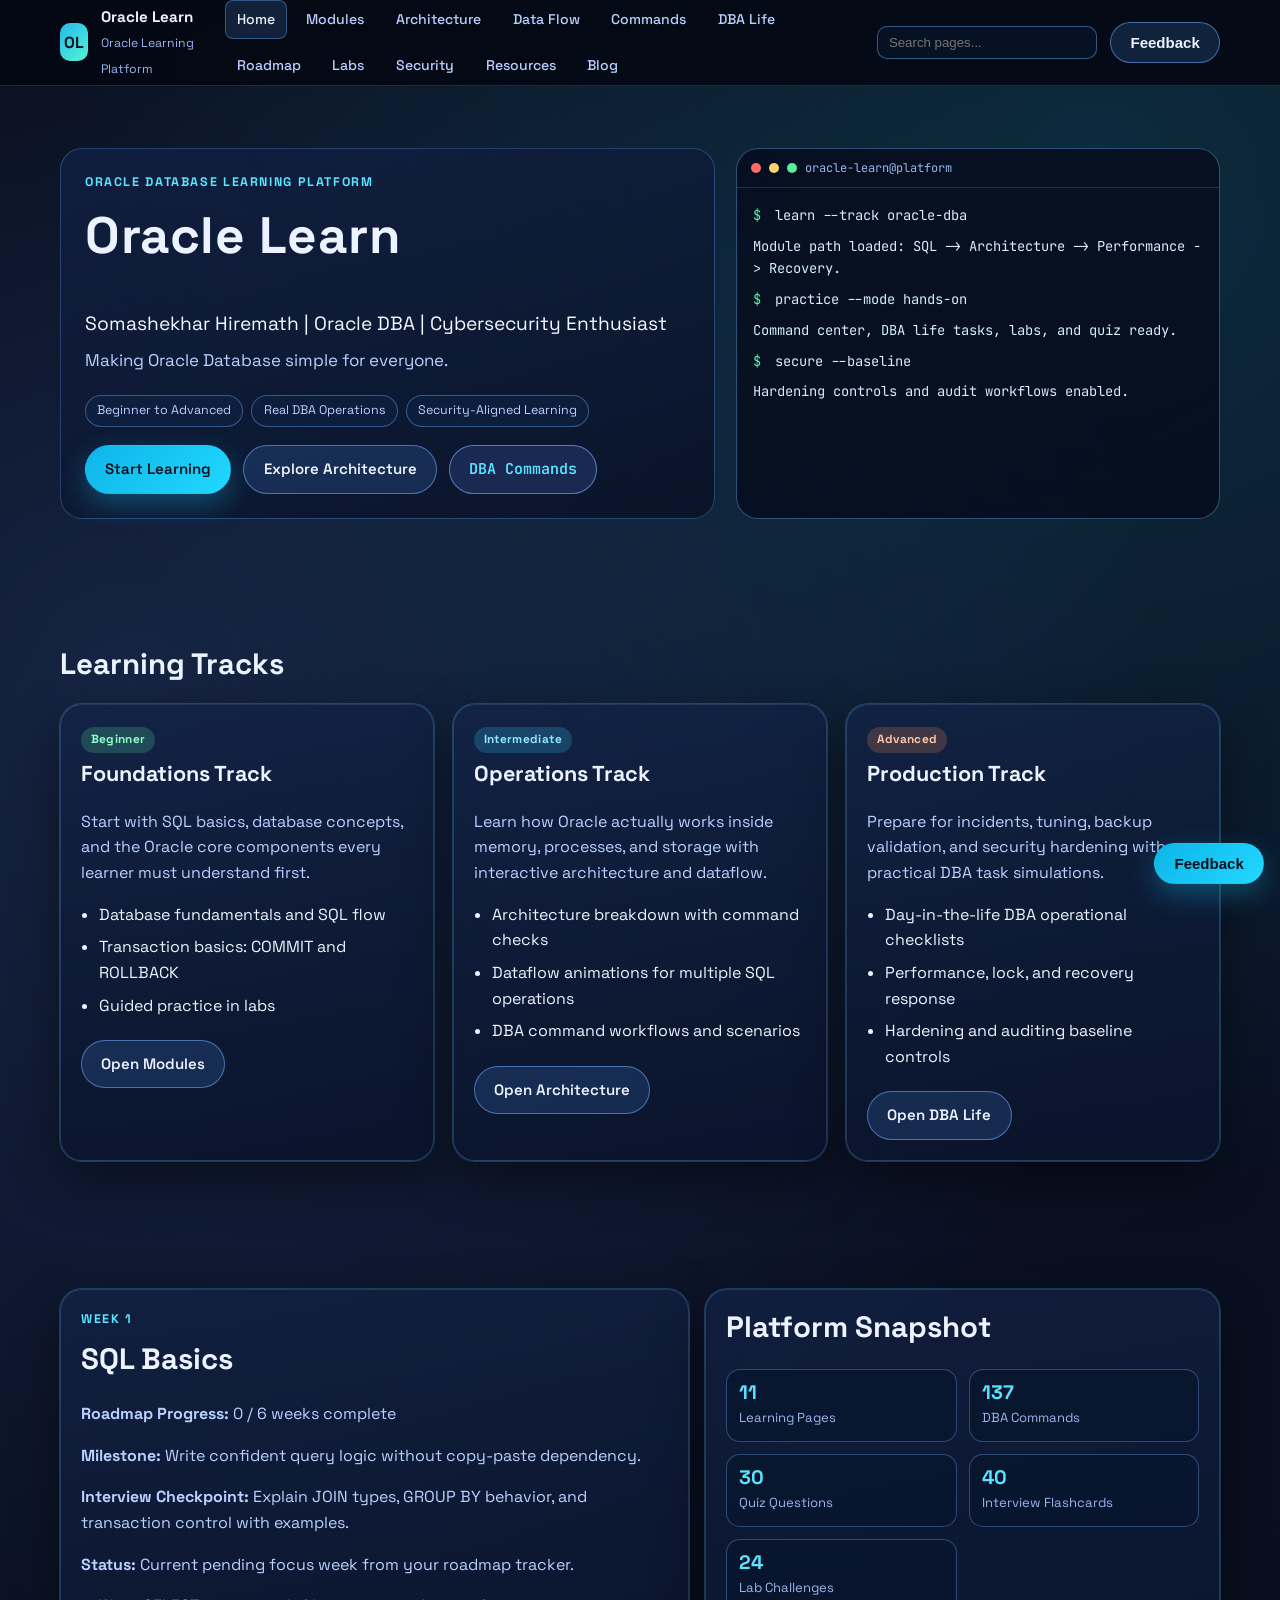
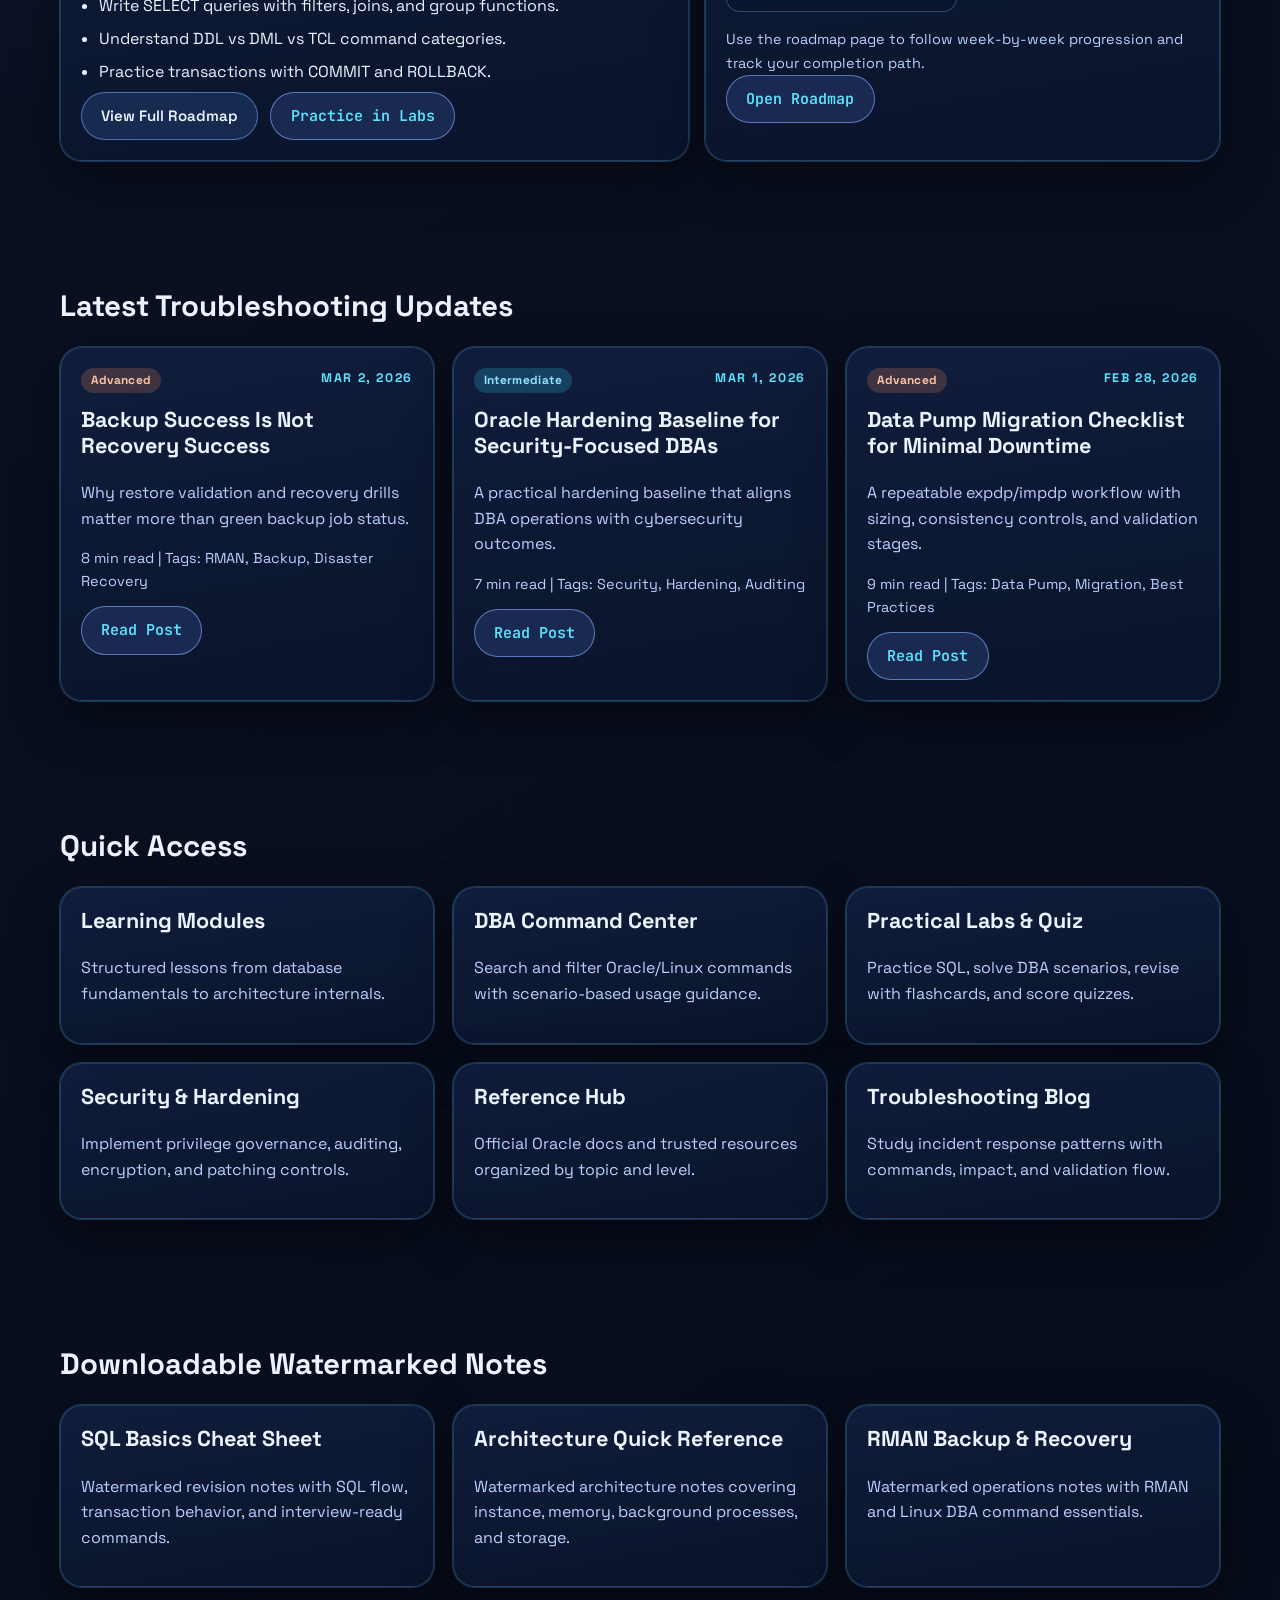
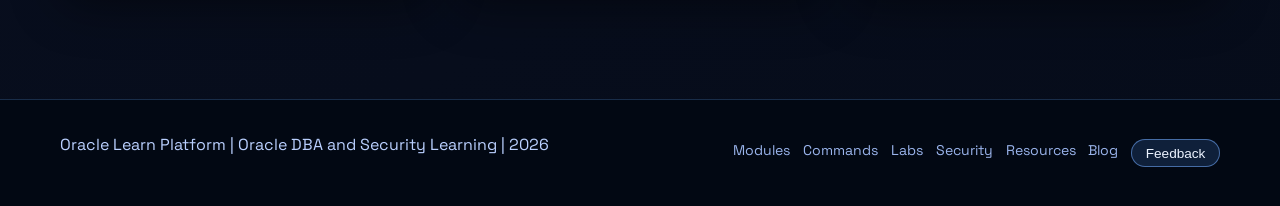
<file: index.html>
<!DOCTYPE html>
<html lang="en">
  <head>
    <meta charset="UTF-8" />
    <meta name="viewport" content="width=device-width, initial-scale=1.0" />
    <title>Oracle Learn Platform</title>
    <meta
      name="description"
      content="Oracle Learn is a modern Oracle Database learning platform for beginners, students, and aspiring DBAs."
    />
    <link rel="preconnect" href="https://fonts.googleapis.com" />
    <link rel="preconnect" href="https://fonts.gstatic.com" crossorigin />
    <link
      href="https://fonts.googleapis.com/css2?family=JetBrains+Mono:wght@400;600&family=Space+Grotesk:wght@400;500;600;700&display=swap"
      rel="stylesheet"
    />
    <link rel="stylesheet" href="assets/css/base.css?v=20260303j" />
    <link rel="stylesheet" href="assets/css/components.css?v=20260303j" />
    <link rel="stylesheet" href="assets/css/pages.css?v=20260303j" />
    <link rel="stylesheet" href="assets/css/animations.css?v=20260303j" />
  </head>
  <body class="page-home">
    <div data-site-nav></div>
    <main>
      <section class="hero section">
        <div class="container hero-grid">
          <div class="hero-copy reveal">
            <p class="eyebrow">Oracle Database Learning Platform</p>
            <h1>Oracle Learn</h1>
            <p class="hero-title">Somashekhar Hiremath | Oracle DBA | Cybersecurity Enthusiast</p>
            <p class="hero-subtitle">Making Oracle Database simple for everyone.</p>
            <div class="hero-badges" aria-label="Platform strengths">
              <span class="hero-chip">Beginner to Advanced</span>
              <span class="hero-chip">Real DBA Operations</span>
              <span class="hero-chip">Security-Aligned Learning</span>
            </div>
            <div class="hero-actions">
              <a class="btn btn-primary" href="modules.html">Start Learning</a>
              <a class="btn btn-secondary" href="architecture.html">Explore Architecture</a>
              <a class="btn btn-terminal" href="commands.html">DBA Commands</a>
            </div>
          </div>
          <aside class="terminal-card reveal" aria-label="Live Oracle learning highlights">
            <div class="terminal-header">
              <span class="dot red"></span>
              <span class="dot amber"></span>
              <span class="dot green"></span>
              <span>oracle-learn@platform</span>
            </div>
            <div class="terminal-body" id="home-terminal-feed">
              <p><span class="prompt">$</span> learn --track oracle-dba</p>
              <p>Module path loaded: SQL -> Architecture -> Performance -> Recovery.</p>
              <p><span class="prompt">$</span> practice --mode hands-on</p>
              <p>Command center, DBA life tasks, labs, and quiz ready.</p>
              <p><span class="prompt">$</span> secure --baseline</p>
              <p>Hardening controls and audit workflows enabled.</p>
            </div>
          </aside>
        </div>
      </section>

      <section class="section">
        <div class="container">
          <h2 class="section-title reveal">Learning Tracks</h2>
          <div class="card-grid three-col">
            <article class="card track-card reveal">
              <span class="badge Beginner">Beginner</span>
              <h3>Foundations Track</h3>
              <p>Start with SQL basics, database concepts, and the Oracle core components every learner must understand first.</p>
              <ul class="track-list">
                <li>Database fundamentals and SQL flow</li>
                <li>Transaction basics: COMMIT and ROLLBACK</li>
                <li>Guided practice in labs</li>
              </ul>
              <a class="btn btn-secondary" href="modules.html">Open Modules</a>
            </article>

            <article class="card track-card reveal">
              <span class="badge Intermediate">Intermediate</span>
              <h3>Operations Track</h3>
              <p>Learn how Oracle actually works inside memory, processes, and storage with interactive architecture and dataflow.</p>
              <ul class="track-list">
                <li>Architecture breakdown with command checks</li>
                <li>Dataflow animations for multiple SQL operations</li>
                <li>DBA command workflows and scenarios</li>
              </ul>
              <a class="btn btn-secondary" href="architecture.html">Open Architecture</a>
            </article>

            <article class="card track-card reveal">
              <span class="badge Advanced">Advanced</span>
              <h3>Production Track</h3>
              <p>Prepare for incidents, tuning, backup validation, and security hardening with practical DBA task simulations.</p>
              <ul class="track-list">
                <li>Day-in-the-life DBA operational checklists</li>
                <li>Performance, lock, and recovery response</li>
                <li>Hardening and auditing baseline controls</li>
              </ul>
              <a class="btn btn-secondary" href="dba-life.html">Open DBA Life</a>
            </article>
          </div>
        </div>
      </section>

      <section class="section">
        <div class="container home-week-grid">
          <article class="card reveal" id="home-week-focus" aria-live="polite">
            <h2>This Week Focus</h2>
            <p>Loading weekly learning focus...</p>
          </article>
          <article class="card reveal">
            <h2>Platform Snapshot</h2>
            <div class="home-stats-grid" id="home-platform-stats">
              <div class="stat-card">
                <strong>11</strong>
                <span>Learning Pages</span>
              </div>
              <div class="stat-card">
                <strong>137</strong>
                <span>DBA Commands</span>
              </div>
              <div class="stat-card">
                <strong>30</strong>
                <span>Quiz Questions</span>
              </div>
              <div class="stat-card">
                <strong>40</strong>
                <span>Interview Flashcards</span>
              </div>
              <div class="stat-card">
                <strong>24</strong>
                <span>Lab Challenges</span>
              </div>
            </div>
            <p class="flow-desc">Use the roadmap page to follow week-by-week progression and track your completion path.</p>
            <a class="btn btn-terminal" href="roadmap.html">Open Roadmap</a>
          </article>
        </div>
      </section>

      <section class="section">
        <div class="container">
          <h2 class="section-title reveal">Latest Troubleshooting Updates</h2>
          <div id="home-blog-feed" class="card-grid three-col"></div>
        </div>
      </section>

      <section class="section">
        <div class="container">
          <h2 class="section-title reveal">Quick Access</h2>
          <div class="card-grid three-col">
            <a class="card link-card reveal" href="modules.html">
              <h3>Learning Modules</h3>
              <p>Structured lessons from database fundamentals to architecture internals.</p>
            </a>
            <a class="card link-card reveal" href="commands.html">
              <h3>DBA Command Center</h3>
              <p>Search and filter Oracle/Linux commands with scenario-based usage guidance.</p>
            </a>
            <a class="card link-card reveal" href="labs.html">
              <h3>Practical Labs & Quiz</h3>
              <p>Practice SQL, solve DBA scenarios, revise with flashcards, and score quizzes.</p>
            </a>
            <a class="card link-card reveal" href="security.html">
              <h3>Security & Hardening</h3>
              <p>Implement privilege governance, auditing, encryption, and patching controls.</p>
            </a>
            <a class="card link-card reveal" href="resources.html">
              <h3>Reference Hub</h3>
              <p>Official Oracle docs and trusted resources organized by topic and level.</p>
            </a>
            <a class="card link-card reveal" href="blog.html">
              <h3>Troubleshooting Blog</h3>
              <p>Study incident response patterns with commands, impact, and validation flow.</p>
            </a>
          </div>
        </div>
      </section>

      <section class="section">
        <div class="container">
          <h2 class="section-title reveal">Downloadable Watermarked Notes</h2>
          <div class="card-grid three-col">
            <a class="card download-card reveal" href="assets/pdf/oracle-sql-basics-cheatsheet.pdf" download>
              <h3>SQL Basics Cheat Sheet</h3>
              <p>Watermarked revision notes with SQL flow, transaction behavior, and interview-ready commands.</p>
            </a>
            <a class="card download-card reveal" href="assets/pdf/oracle-architecture-quick-reference.pdf" download>
              <h3>Architecture Quick Reference</h3>
              <p>Watermarked architecture notes covering instance, memory, background processes, and storage.</p>
            </a>
            <a class="card download-card reveal" href="assets/pdf/oracle-rman-backup-recovery-cheatsheet.pdf" download>
              <h3>RMAN Backup & Recovery</h3>
              <p>Watermarked operations notes with RMAN and Linux DBA command essentials.</p>
            </a>
          </div>
        </div>
      </section>
    </main>
    <div data-site-footer></div>
    <script type="module" src="assets/js/main.js?v=20260303j"></script>
    <script type="module" src="assets/js/features/home.js?v=20260304a"></script>
  </body>
</html>
</file>
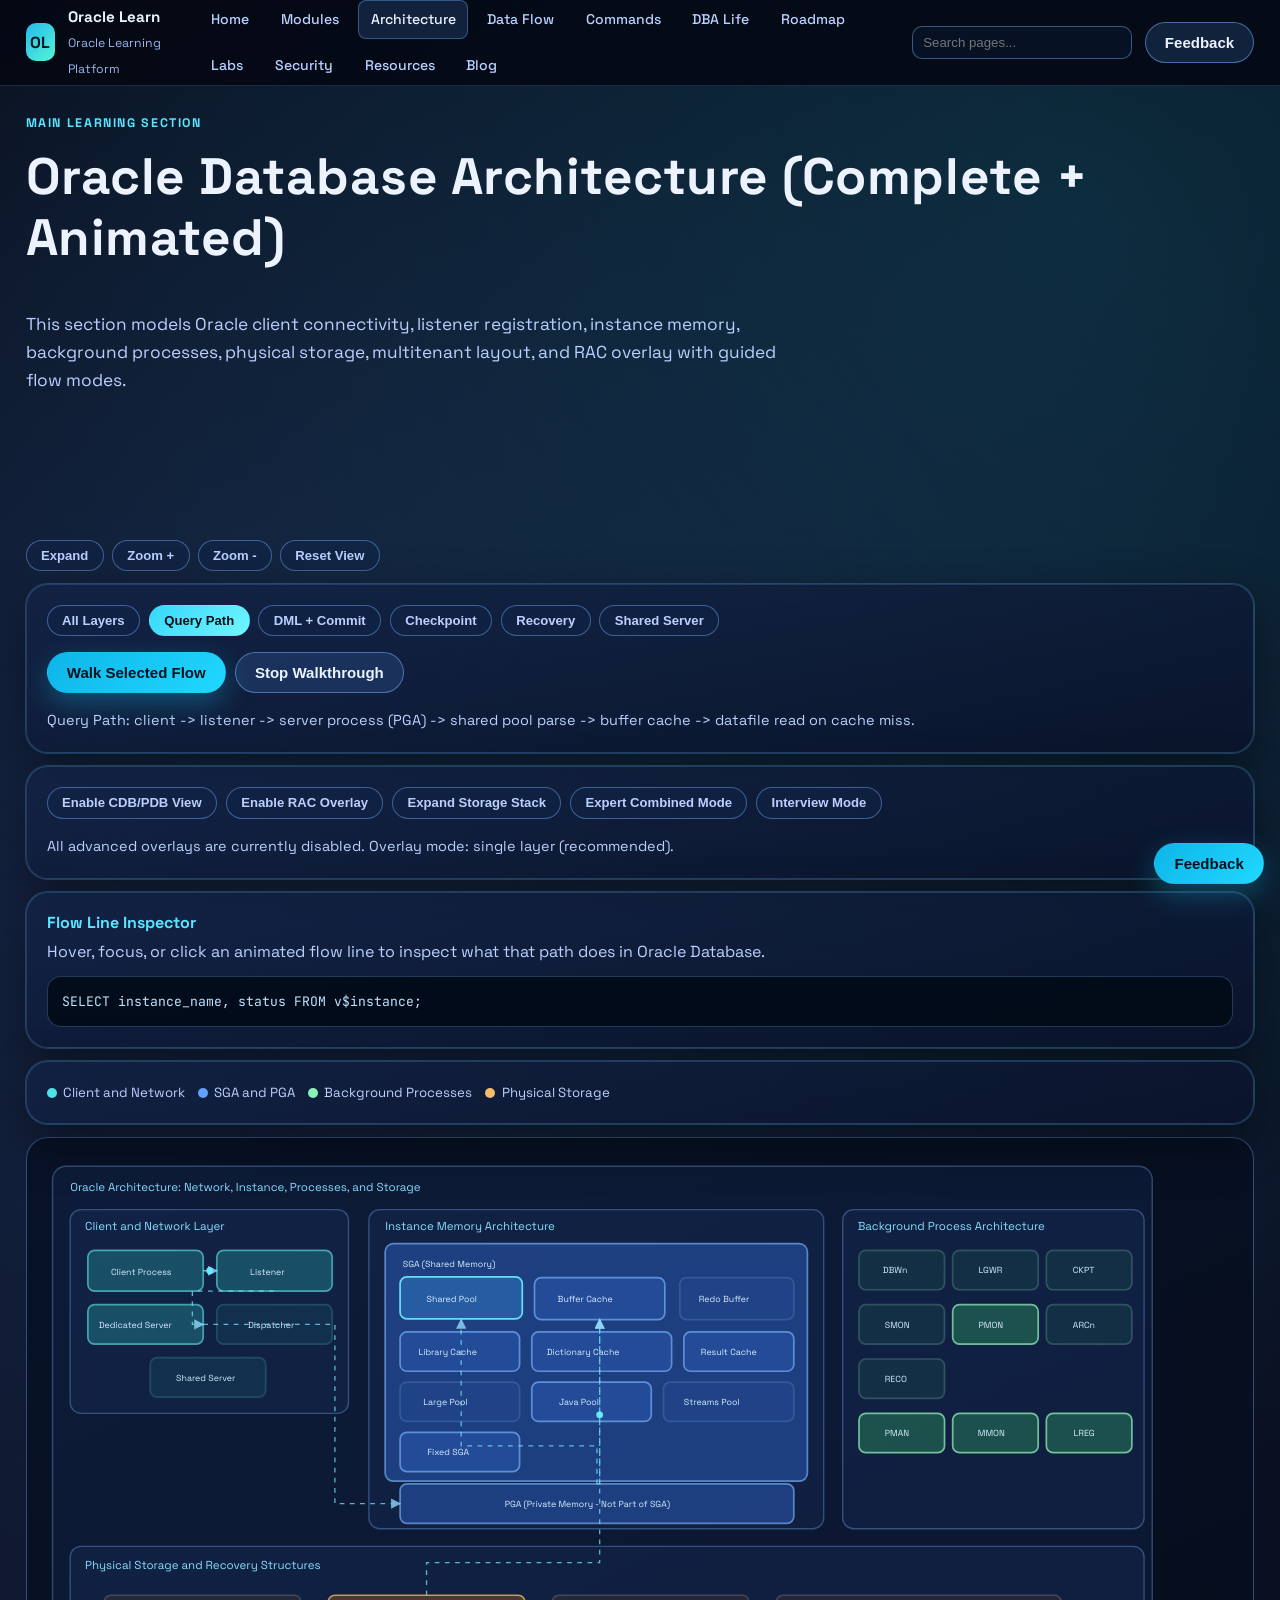
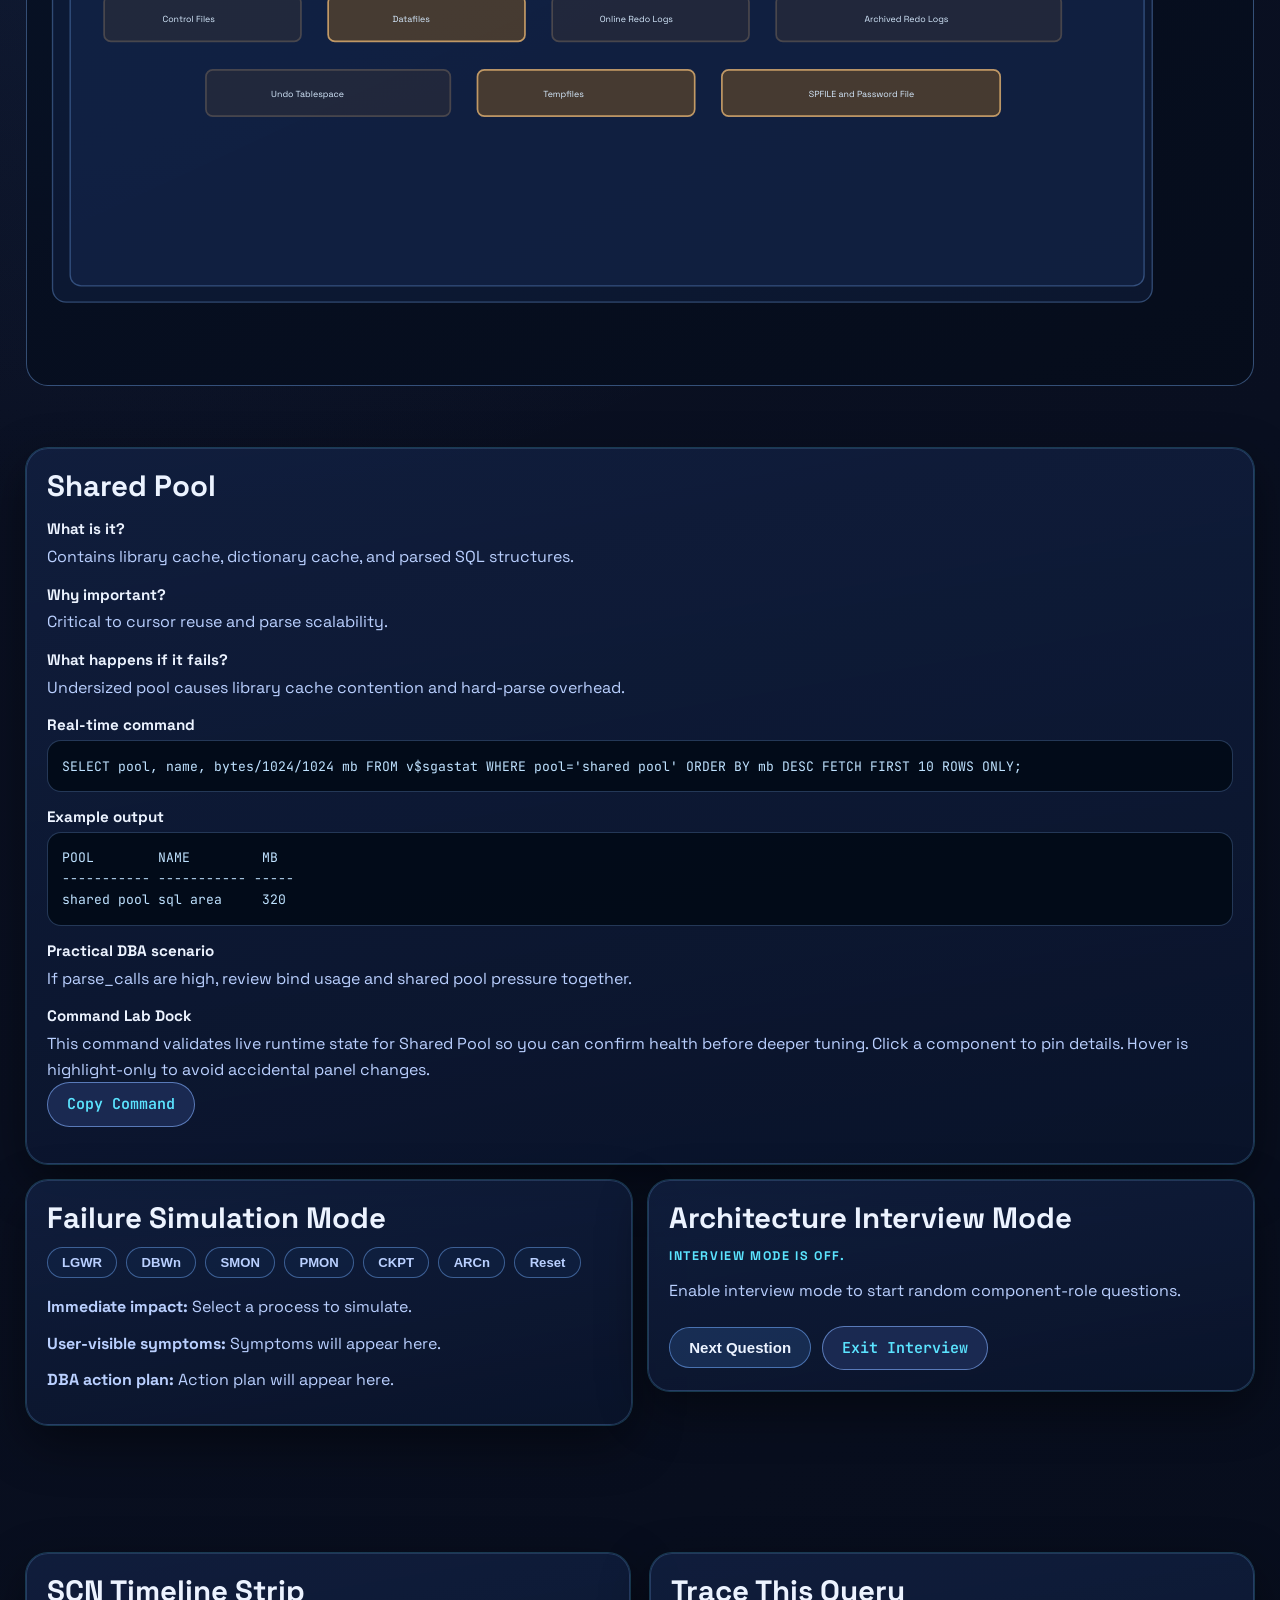
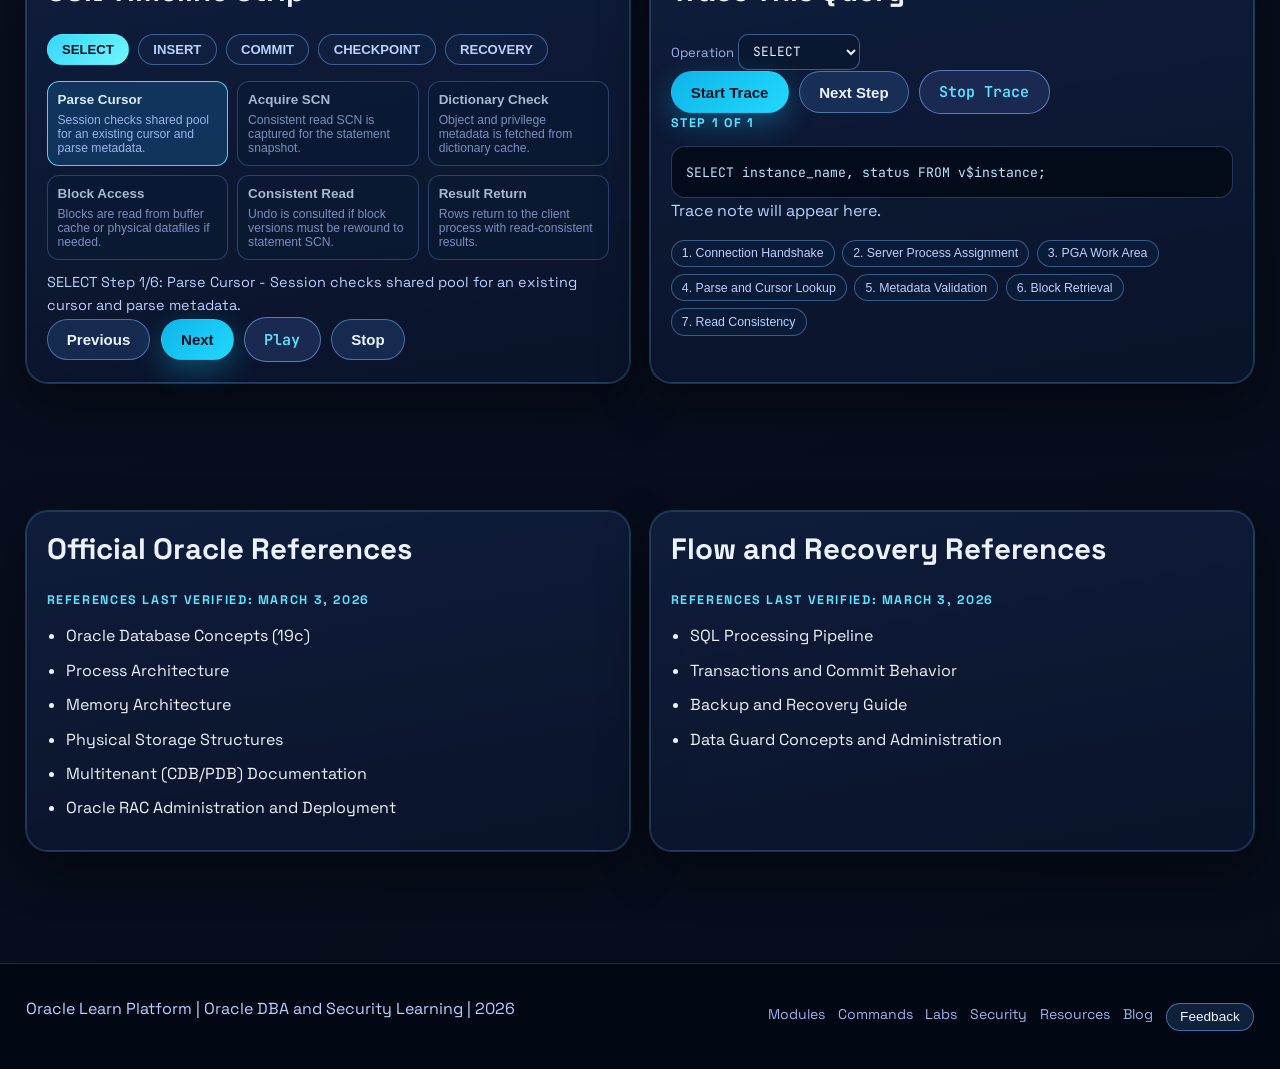
<file: architecture.html>
<!DOCTYPE html>
<html lang="en">
  <head>
    <meta charset="UTF-8" />
    <meta name="viewport" content="width=device-width, initial-scale=1.0" />
    <title>Oracle Architecture | Oracle Learn</title>
    <meta
      name="description"
      content="Comprehensive animated Oracle architecture map with instance memory, process architecture, storage, failure simulation, and guided trace walkthroughs."
    />
    <link rel="preconnect" href="https://fonts.googleapis.com" />
    <link rel="preconnect" href="https://fonts.gstatic.com" crossorigin />
    <link
      href="https://fonts.googleapis.com/css2?family=JetBrains+Mono:wght@400;600&family=Space+Grotesk:wght@400;500;600;700&display=swap"
      rel="stylesheet"
    />
    <link rel="stylesheet" href="assets/css/base.css?v=20260304c" />
    <link rel="stylesheet" href="assets/css/components.css?v=20260304c" />
    <link rel="stylesheet" href="assets/css/pages.css?v=20260304c" />
    <link rel="stylesheet" href="assets/css/animations.css?v=20260304c" />
  </head>
  <body class="page-architecture">
    <div data-site-nav></div>
    <main>
      <section class="section page-hero">
        <div class="container">
          <p class="eyebrow">Main Learning Section</p>
          <h1>Oracle Database Architecture (Complete + Animated)</h1>
          <p class="lead">
            This section models Oracle client connectivity, listener registration, instance memory, background processes,
            physical storage, multitenant layout, and RAC overlay with guided flow modes.
          </p>
        </div>
      </section>

      <section class="section">
        <div class="container architecture-layout">
          <div id="diagram-stage" class="diagram-stage" aria-label="Oracle architecture diagram stage">
            <div class="diagram-controls">
              <button class="chip" id="diagram-expand" type="button" aria-pressed="false">Expand</button>
              <button class="chip" id="diagram-zoom-in" type="button">Zoom +</button>
              <button class="chip" id="diagram-zoom-out" type="button">Zoom -</button>
              <button class="chip" id="diagram-reset" type="button">Reset View</button>
            </div>

            <div class="flow-mode-grid card" aria-label="Architecture flow modes">
              <div class="filter-row" role="group" aria-label="Choose architecture flow mode">
                <button class="chip" data-arch-flow="all" type="button">All Layers</button>
                <button class="chip is-active" data-arch-flow="query" type="button">Query Path</button>
                <button class="chip" data-arch-flow="dml" type="button">DML + Commit</button>
                <button class="chip" data-arch-flow="checkpoint" type="button">Checkpoint</button>
                <button class="chip" data-arch-flow="recovery" type="button">Recovery</button>
                <button class="chip" data-arch-flow="shared" type="button">Shared Server</button>
              </div>
              <div class="filter-row" role="group" aria-label="Flow walkthrough controls">
                <button class="btn btn-primary" id="arch-flow-walk" type="button">Walk Selected Flow</button>
                <button class="btn btn-secondary" id="arch-flow-stop" type="button">Stop Walkthrough</button>
              </div>
              <p class="flow-desc" id="arch-flow-desc">
                Query Path: client -> listener -> server process (PGA) -> shared pool parse -> buffer cache -> datafile read on cache miss.
              </p>
            </div>

            <div class="card architecture-mode-grid" aria-label="Architecture feature toggles">
              <div class="filter-row" role="group" aria-label="Architecture overlays and modes">
                <button class="chip" id="arch-cdb-toggle" type="button" aria-pressed="false">Enable CDB/PDB View</button>
                <button class="chip" id="arch-rac-toggle" type="button" aria-pressed="false">Enable RAC Overlay</button>
                <button class="chip" id="arch-storage-toggle" type="button" aria-pressed="false">Expand Storage Stack</button>
                <button class="chip" id="arch-combined-toggle" type="button" aria-pressed="false">Expert Combined Mode</button>
                <button class="chip" id="arch-interview-toggle" type="button" aria-pressed="false">Interview Mode</button>
              </div>
              <p id="arch-mode-desc" class="flow-desc">All advanced overlays are currently disabled. Overlay mode: single layer (recommended).</p>
              <p id="arch-runtime-status" class="runtime-note" hidden></p>
            </div>

            <article class="card line-inspector" aria-live="polite">
              <h3 id="line-title">Flow Line Inspector</h3>
              <p id="line-description">
                Hover, focus, or click an animated flow line to see what that path does in Oracle Database.
              </p>
              <pre id="line-command" class="code-block">SELECT instance_name, status FROM v$instance;</pre>
            </article>

            <div class="diagram-legend card">
              <span class="legend-item"><span class="legend-dot client"></span>Client and Network</span>
              <span class="legend-item"><span class="legend-dot memory"></span>SGA and PGA</span>
              <span class="legend-item"><span class="legend-dot process"></span>Background Processes</span>
              <span class="legend-item"><span class="legend-dot storage"></span>Physical Storage</span>
            </div>

            <div id="diagram-canvas" class="diagram-canvas" tabindex="0" aria-label="Oracle architecture interactive map">
              <svg
                viewBox="0 0 1760 1200"
                role="img"
                aria-labelledby="diagramTitle diagramDesc"
                xmlns:xlink="http://www.w3.org/1999/xlink"
              >
                <title id="diagramTitle">Oracle Database Architecture</title>
                <desc id="diagramDesc">
                  End-to-end architecture including listener, dedicated/shared server, SGA components, background processes,
                  storage structures, and optional multitenant and RAC overlays.
                </desc>

                <defs>
                  <marker id="diagramArrowHead" markerWidth="8" markerHeight="8" refX="7" refY="4" orient="auto">
                    <path d="M0,0 L8,4 L0,8 Z" class="diagram-arrow-head"></path>
                  </marker>
                </defs>

                <rect x="14" y="18" width="1620" height="1084" rx="20" class="diagram-instance" data-flow-members="all"></rect>
                <text x="40" y="54" class="diagram-label-main">Oracle Architecture: Network, Instance, Processes, and Storage</text>

                <rect x="40" y="82" width="410" height="300" rx="16" class="diagram-panel"></rect>
                <text x="62" y="112" class="diagram-label-main">Client and Network Layer</text>
                <rect x="66" y="142" width="170" height="60" rx="10" class="diagram-node client" data-node="client_process" data-flow-members="query,dml,shared" tabindex="0"></rect>
                <text x="100" y="178" class="diagram-label">Client Process</text>

                <rect x="256" y="142" width="170" height="60" rx="10" class="diagram-node client" data-node="listener" data-flow-members="query,dml,shared,recovery" tabindex="0"></rect>
                <text x="305" y="178" class="diagram-label">Listener</text>

                <rect x="66" y="222" width="170" height="58" rx="10" class="diagram-node client" data-node="dedicated_server" data-flow-members="query,dml" tabindex="0"></rect>
                <text x="82" y="256" class="diagram-label">Dedicated Server</text>

                <rect x="256" y="222" width="170" height="58" rx="10" class="diagram-node client" data-node="dispatcher" data-flow-members="shared" tabindex="0"></rect>
                <text x="302" y="256" class="diagram-label">Dispatcher</text>

                <rect x="158" y="300" width="170" height="58" rx="10" class="diagram-node client" data-node="shared_server" data-flow-members="shared" tabindex="0"></rect>
                <text x="196" y="334" class="diagram-label">Shared Server</text>

                <rect x="480" y="82" width="670" height="470" rx="16" class="diagram-panel"></rect>
                <text x="504" y="112" class="diagram-label-main">Instance Memory Architecture</text>

                <rect x="504" y="132" width="622" height="350" rx="12" class="diagram-node memory" data-node="sga" data-flow-members="all" tabindex="0"></rect>
                <text x="530" y="166" class="diagram-label">SGA (Shared Memory)</text>

                <rect x="526" y="182" width="180" height="62" rx="10" class="diagram-node memory" data-node="shared_pool" data-flow-members="query,dml,shared" tabindex="0"></rect>
                <text x="565" y="218" class="diagram-label">Shared Pool</text>

                <rect x="724" y="182" width="192" height="62" rx="10" class="diagram-node memory" data-node="buffer_cache" data-flow-members="query,dml,checkpoint,shared,recovery" tabindex="0"></rect>
                <text x="758" y="218" class="diagram-label">Buffer Cache</text>

                <rect x="938" y="182" width="168" height="62" rx="10" class="diagram-node memory" data-node="redo_buffer" data-flow-members="dml,shared" tabindex="0"></rect>
                <text x="966" y="218" class="diagram-label">Redo Buffer</text>

                <rect x="526" y="262" width="176" height="58" rx="10" class="diagram-node memory" data-node="library_cache" data-flow-members="query,dml,shared" tabindex="0"></rect>
                <text x="553" y="296" class="diagram-label">Library Cache</text>

                <rect x="720" y="262" width="206" height="58" rx="10" class="diagram-node memory" data-node="dictionary_cache" data-flow-members="query,dml,shared" tabindex="0"></rect>
                <text x="742" y="296" class="diagram-label">Dictionary Cache</text>

                <rect x="944" y="262" width="162" height="58" rx="10" class="diagram-node memory" data-node="result_cache" data-flow-members="query" tabindex="0"></rect>
                <text x="969" y="296" class="diagram-label">Result Cache</text>

                <rect x="526" y="336" width="176" height="58" rx="10" class="diagram-node memory" data-node="large_pool" data-flow-members="shared" tabindex="0"></rect>
                <text x="560" y="370" class="diagram-label">Large Pool</text>

                <rect x="720" y="336" width="176" height="58" rx="10" class="diagram-node memory" data-node="java_pool" data-flow-members="query,dml" tabindex="0"></rect>
                <text x="760" y="370" class="diagram-label">Java Pool</text>

                <rect x="914" y="336" width="192" height="58" rx="10" class="diagram-node memory" data-node="streams_pool" data-flow-members="recovery" tabindex="0"></rect>
                <text x="944" y="370" class="diagram-label">Streams Pool</text>

                <rect x="526" y="410" width="176" height="58" rx="10" class="diagram-node memory" data-node="fixed_sga" data-flow-members="all" tabindex="0"></rect>
                <text x="566" y="444" class="diagram-label">Fixed SGA</text>

                <rect x="526" y="486" width="580" height="58" rx="10" class="diagram-node memory" data-node="pga" data-flow-members="query,dml,shared" tabindex="0"></rect>
                <text x="680" y="520" class="diagram-label">PGA (Private Memory - Not Part of SGA)</text>

                <rect x="1178" y="82" width="444" height="470" rx="16" class="diagram-panel"></rect>
                <text x="1200" y="112" class="diagram-label-main">Background Process Architecture</text>

                <rect x="1202" y="142" width="126" height="58" rx="10" class="diagram-node process" data-node="dbwn" data-flow-members="dml,checkpoint,shared" tabindex="0"></rect>
                <text x="1237" y="176" class="diagram-label">DBWn</text>

                <rect x="1340" y="142" width="126" height="58" rx="10" class="diagram-node process" data-node="lgwr" data-flow-members="dml,checkpoint,recovery,shared" tabindex="0"></rect>
                <text x="1378" y="176" class="diagram-label">LGWR</text>

                <rect x="1478" y="142" width="126" height="58" rx="10" class="diagram-node process" data-node="ckpt" data-flow-members="checkpoint" tabindex="0"></rect>
                <text x="1517" y="176" class="diagram-label">CKPT</text>

                <rect x="1202" y="222" width="126" height="58" rx="10" class="diagram-node process" data-node="smon" data-flow-members="recovery" tabindex="0"></rect>
                <text x="1240" y="256" class="diagram-label">SMON</text>

                <rect x="1340" y="222" width="126" height="58" rx="10" class="diagram-node process" data-node="pmon" data-flow-members="query,dml,shared" tabindex="0"></rect>
                <text x="1378" y="256" class="diagram-label">PMON</text>

                <rect x="1478" y="222" width="126" height="58" rx="10" class="diagram-node process" data-node="arcn" data-flow-members="dml" tabindex="0"></rect>
                <text x="1517" y="256" class="diagram-label">ARCn</text>

                <rect x="1202" y="302" width="126" height="58" rx="10" class="diagram-node process" data-node="reco" data-flow-members="recovery" tabindex="0"></rect>
                <text x="1240" y="336" class="diagram-label">RECO</text>

                <rect x="1202" y="382" width="126" height="58" rx="10" class="diagram-node process" data-node="pman" data-flow-members="all" tabindex="0"></rect>
                <text x="1240" y="416" class="diagram-label">PMAN</text>

                <rect x="1340" y="382" width="126" height="58" rx="10" class="diagram-node process" data-node="mmon" data-flow-members="all" tabindex="0"></rect>
                <text x="1377" y="416" class="diagram-label">MMON</text>

                <rect x="1478" y="382" width="126" height="58" rx="10" class="diagram-node process" data-node="lreg" data-flow-members="query,dml,shared" tabindex="0"></rect>
                <text x="1518" y="416" class="diagram-label">LREG</text>

                <rect x="40" y="578" width="1582" height="500" rx="16" class="diagram-flow"></rect>
                <text x="62" y="612" class="diagram-label-main">Physical Storage and Recovery Structures</text>

                <rect x="90" y="650" width="290" height="68" rx="10" class="diagram-node storage" data-node="control_files" data-flow-members="checkpoint,recovery" tabindex="0"></rect>
                <text x="176" y="690" class="diagram-label">Control Files</text>

                <rect x="420" y="650" width="290" height="68" rx="10" class="diagram-node storage" data-node="datafiles" data-flow-members="query,dml,checkpoint,shared,recovery" tabindex="0"></rect>
                <text x="515" y="690" class="diagram-label">Datafiles</text>

                <rect x="750" y="650" width="290" height="68" rx="10" class="diagram-node storage" data-node="online_redo" data-flow-members="dml,checkpoint,recovery,shared" tabindex="0"></rect>
                <text x="820" y="690" class="diagram-label">Online Redo Logs</text>

                <rect x="1080" y="650" width="420" height="68" rx="10" class="diagram-node storage" data-node="archived_redo" data-flow-members="dml,recovery" tabindex="0"></rect>
                <text x="1210" y="690" class="diagram-label">Archived Redo Logs</text>

                <rect x="240" y="760" width="360" height="68" rx="10" class="diagram-node storage" data-node="undo_tablespace" data-flow-members="dml,recovery" tabindex="0"></rect>
                <text x="336" y="800" class="diagram-label">Undo Tablespace</text>

                <rect x="640" y="760" width="320" height="68" rx="10" class="diagram-node storage" data-node="tempfiles" data-flow-members="query,dml,shared" tabindex="0"></rect>
                <text x="737" y="800" class="diagram-label">Tempfiles</text>

                <rect x="1000" y="760" width="410" height="68" rx="10" class="diagram-node storage" data-node="spfile_pwfile" data-flow-members="all" tabindex="0"></rect>
                <text x="1128" y="800" class="diagram-label">SPFILE and Password File</text>

                <g id="overlay-cdb" class="diagram-overlay is-hidden">
                  <rect x="80" y="834" width="580" height="236" rx="14" class="diagram-overlay-panel"></rect>
                  <text x="92" y="846" class="diagram-label-main">Multitenant Overlay</text>
                  <rect x="90" y="860" width="560" height="58" rx="10" class="diagram-node memory" data-node="cdb_root" data-flow-members="all" tabindex="0"></rect>
                  <text x="308" y="894" class="diagram-label">CDB$ROOT</text>
                  <rect x="90" y="928" width="560" height="58" rx="10" class="diagram-node memory" data-node="pdb_seed" data-flow-members="all" tabindex="0"></rect>
                  <text x="304" y="962" class="diagram-label">PDB$SEED</text>
                  <rect x="90" y="996" width="270" height="58" rx="10" class="diagram-node memory" data-node="pdb_sales" data-flow-members="all" tabindex="0"></rect>
                  <text x="174" y="1030" class="diagram-label">PDB_SALES</text>
                  <rect x="380" y="996" width="270" height="58" rx="10" class="diagram-node memory" data-node="pdb_hr" data-flow-members="all" tabindex="0"></rect>
                  <text x="481" y="1030" class="diagram-label">PDB_HR</text>
                </g>

                <g id="overlay-rac" class="diagram-overlay is-hidden">
                  <rect x="920" y="74" width="440" height="74" rx="12" class="diagram-overlay-panel"></rect>
                  <text x="930" y="78" class="diagram-label-main">RAC Overlay</text>
                  <rect x="930" y="88" width="210" height="52" rx="10" class="diagram-node process" data-node="rac_instance2" data-flow-members="all" tabindex="0"></rect>
                  <text x="972" y="120" class="diagram-label">RAC Instance 2</text>
                  <rect x="1160" y="88" width="190" height="52" rx="10" class="diagram-node process" data-node="rac_interconnect" data-flow-members="all" tabindex="0"></rect>
                  <text x="1194" y="120" class="diagram-label">RAC Interconnect</text>
                  <path id="flow-rac-interconnect" class="diagram-flow-line shared-path" data-flows="all" d="M1140 112 C1148 112 1152 112 1160 112" marker-end="url(#diagramArrowHead)"></path>
                </g>

                <g id="overlay-storage" class="diagram-overlay is-hidden">
                  <rect x="748" y="848" width="702" height="84" rx="12" class="diagram-overlay-panel"></rect>
                  <text x="772" y="848" class="diagram-label-main">Storage Stack Overlay</text>
                  <rect x="760" y="860" width="330" height="58" rx="10" class="diagram-node storage" data-node="asm_diskgroup" data-flow-members="all" tabindex="0"></rect>
                  <text x="844" y="894" class="diagram-label">ASM Disk Group</text>
                  <rect x="1110" y="860" width="330" height="58" rx="10" class="diagram-node storage" data-node="fra_area" data-flow-members="all" tabindex="0"></rect>
                  <text x="1222" y="894" class="diagram-label">Fast Recovery Area</text>
                </g>

                <path id="flow-client-listener" class="diagram-flow-line sql-path" data-flows="query,dml,shared" d="M236 172 L256 172" marker-end="url(#diagramArrowHead)"></path>
                <path id="flow-listener-dedicated" class="diagram-flow-line sql-path" data-flows="query,dml" d="M340 202 L220 202 L220 251 L236 251" marker-end="url(#diagramArrowHead)"></path>
                <path id="flow-listener-dispatcher" class="diagram-flow-line shared-path" data-flows="shared" d="M341 202 L341 222" marker-end="url(#diagramArrowHead)"></path>
                <path id="flow-dispatcher-sharedsrv" class="diagram-flow-line shared-path" data-flows="shared" d="M341 280 L341 329 L328 329" marker-end="url(#diagramArrowHead)"></path>

                <path id="flow-dedicated-pga" class="diagram-flow-line sql-path" data-flows="query,dml" d="M236 251 L430 251 L430 515 L526 515" marker-end="url(#diagramArrowHead)"></path>
                <path id="flow-sharedsrv-pga" class="diagram-flow-line shared-path" data-flows="shared" d="M328 329 L446 329 L446 515 L526 515" marker-end="url(#diagramArrowHead)"></path>
                <path id="flow-pga-sharedpool" class="diagram-flow-line sql-path" data-flows="query,dml,shared" d="M816 486 L816 430 L616 430 L616 244" marker-end="url(#diagramArrowHead)"></path>
                <path id="flow-server-buffercache" class="diagram-flow-line sql-path" data-flows="query,dml,shared" d="M816 486 L820 486 L820 244" marker-end="url(#diagramArrowHead)"></path>
                <path id="flow-server-redobuffer" class="diagram-flow-line redo-path" data-flows="dml,shared" d="M816 486 L1022 486 L1022 244" marker-end="url(#diagramArrowHead)"></path>

                <path id="flow-sharedpool-library" class="diagram-flow-line sql-path" data-flows="query,dml,shared" d="M616 244 L614 262" marker-end="url(#diagramArrowHead)"></path>
                <path id="flow-sharedpool-dictionary" class="diagram-flow-line sql-path" data-flows="query,dml,shared" d="M706 214 L823 214 L823 262" marker-end="url(#diagramArrowHead)"></path>
                <path id="flow-sharedpool-result" class="diagram-flow-line sql-path" data-flows="query" d="M706 214 L1025 214 L1025 262" marker-end="url(#diagramArrowHead)"></path>
                <path id="flow-datafiles-buffercache" class="diagram-flow-line sql-path" data-flows="query,shared,recovery" d="M565 650 L565 602 L820 602 L820 244" marker-end="url(#diagramArrowHead)"></path>
                <path id="flow-buffer-temp" class="diagram-flow-line sql-path" data-flows="query,dml,shared" d="M820 244 L820 760" marker-end="url(#diagramArrowHead)"></path>
                <path id="flow-buffer-undo" class="diagram-flow-line undo-path" data-flows="dml,recovery" d="M820 244 L820 720 L420 720 L420 760" marker-end="url(#diagramArrowHead)"></path>

                <path id="flow-redo-lgwr" class="diagram-flow-line redo-path" data-flows="dml,shared" d="M1106 214 L1230 214 L1230 171 L1340 171" marker-end="url(#diagramArrowHead)"></path>
                <path id="flow-lgwr-onlineredo" class="diagram-flow-line redo-path" data-flows="dml,shared" d="M1403 200 L1403 620 L895 620 L895 650" marker-end="url(#diagramArrowHead)"></path>
                <path id="flow-onlineredo-arcn" class="diagram-flow-line arcn-path" data-flows="dml" d="M1040 684 L1541 684 L1541 280" marker-end="url(#diagramArrowHead)"></path>
                <path id="flow-arcn-archived" class="diagram-flow-line arcn-path" data-flows="dml" d="M1541 280 L1541 650 L1500 650" marker-end="url(#diagramArrowHead)"></path>

                <path id="flow-buffer-dbwn" class="diagram-flow-line dbwn-path" data-flows="dml,checkpoint,shared" d="M916 214 L1202 171" marker-end="url(#diagramArrowHead)"></path>
                <path id="flow-dbwn-datafiles" class="diagram-flow-line dbwn-path" data-flows="dml,checkpoint,shared" d="M1265 200 L1265 620 L565 620 L565 650" marker-end="url(#diagramArrowHead)"></path>
                <path id="flow-ckpt-control" class="diagram-flow-line ckpt-path" data-flows="checkpoint" d="M1541 200 L1541 606 L235 606 L235 650" marker-end="url(#diagramArrowHead)"></path>
                <path id="flow-ckpt-datafiles" class="diagram-flow-line ckpt-path" data-flows="checkpoint" d="M1541 200 L1541 636 L565 636 L565 650" marker-end="url(#diagramArrowHead)"></path>

                <path id="flow-smon-control" class="diagram-flow-line recovery-path" data-flows="recovery" d="M1265 280 L1265 590 L235 590 L235 650" marker-end="url(#diagramArrowHead)"></path>
                <path id="flow-onlineredo-datafiles" class="diagram-flow-line recovery-path" data-flows="recovery" d="M750 684 L710 684" marker-end="url(#diagramArrowHead)"></path>
                <path id="flow-archived-datafiles" class="diagram-flow-line recovery-path" data-flows="recovery" d="M1080 684 L710 684" marker-end="url(#diagramArrowHead)"></path>
                <path id="flow-smon-undo" class="diagram-flow-line recovery-path" data-flows="recovery" d="M1265 250 L1265 734 L420 734 L420 760" marker-end="url(#diagramArrowHead)"></path>
                <path id="flow-reco-control" class="diagram-flow-line recovery-path" data-flows="recovery" d="M1265 360 L1265 574 L235 574 L235 650" marker-end="url(#diagramArrowHead)"></path>
                <path id="flow-lreg-listener" class="diagram-flow-line shared-path" data-flows="shared" d="M1541 411 L1541 120 L426 120 L426 172" marker-end="url(#diagramArrowHead)"></path>

                <circle r="5" class="flow-particle sql-particle" data-flows="query">
                  <animateMotion dur="4.5s" repeatCount="indefinite" rotate="auto">
                    <mpath href="#flow-client-listener" xlink:href="#flow-client-listener"></mpath>
                  </animateMotion>
                </circle>
                <circle r="5" class="flow-particle sql-particle" data-flows="query">
                  <animateMotion dur="5s" repeatCount="indefinite" rotate="auto">
                    <mpath href="#flow-server-buffercache" xlink:href="#flow-server-buffercache"></mpath>
                  </animateMotion>
                </circle>

                <circle r="5" class="flow-particle redo-particle" data-flows="dml">
                  <animateMotion dur="5.5s" repeatCount="indefinite" rotate="auto">
                    <mpath href="#flow-redo-lgwr" xlink:href="#flow-redo-lgwr"></mpath>
                  </animateMotion>
                </circle>
                <circle r="5" class="flow-particle redo-particle" data-flows="dml">
                  <animateMotion dur="6s" repeatCount="indefinite" rotate="auto">
                    <mpath href="#flow-lgwr-onlineredo" xlink:href="#flow-lgwr-onlineredo"></mpath>
                  </animateMotion>
                </circle>

                <circle r="5" class="flow-particle arcn-particle" data-flows="dml">
                  <animateMotion dur="6.4s" repeatCount="indefinite" rotate="auto">
                    <mpath href="#flow-arcn-archived" xlink:href="#flow-arcn-archived"></mpath>
                  </animateMotion>
                </circle>
                <circle r="5" class="flow-particle arcn-particle" data-flows="checkpoint">
                  <animateMotion dur="6.2s" repeatCount="indefinite" rotate="auto">
                    <mpath href="#flow-ckpt-datafiles" xlink:href="#flow-ckpt-datafiles"></mpath>
                  </animateMotion>
                </circle>
                <circle r="5" class="flow-particle arcn-particle" data-flows="recovery">
                  <animateMotion dur="6.8s" repeatCount="indefinite" rotate="auto">
                    <mpath href="#flow-archived-datafiles" xlink:href="#flow-archived-datafiles"></mpath>
                  </animateMotion>
                </circle>
              </svg>
            </div>

            <article id="storage-stack-panel" class="card architecture-stack is-hidden" aria-live="polite">
              <h2>Expanded Storage Stack</h2>
              <div class="stack-grid">
                <div class="stack-item">
                  <h3>ASM Disk Group</h3>
                  <p>Manages database files across disks with rebalance and redundancy policy.</p>
                </div>
                <div class="stack-item">
                  <h3>Datafiles</h3>
                  <p>Persistent table/index blocks served through buffer cache and DBWn checkpoints.</p>
                </div>
                <div class="stack-item">
                  <h3>Online Redo</h3>
                  <p>Sequential durability stream written by LGWR at commit boundaries.</p>
                </div>
                <div class="stack-item">
                  <h3>Archived Redo</h3>
                  <p>Recovery chain for media restore and standby apply continuity.</p>
                </div>
                <div class="stack-item">
                  <h3>Fast Recovery Area</h3>
                  <p>Managed storage for archive logs, flashback logs, and RMAN backups.</p>
                </div>
              </div>
            </article>
          </div>

          <div class="architecture-side-col">
            <aside class="card info-panel" aria-live="polite">
              <h2 id="node-title">Select a Component</h2>
              <div class="info-block"><h3>What is it?</h3><p id="node-description">Click a component to inspect details. Hover only highlights components.</p></div>
              <div class="info-block"><h3>Why important?</h3><p id="node-importance">Importance detail will appear here.</p></div>
              <div class="info-block"><h3>What happens if it fails?</h3><p id="node-failure">Failure impact will appear here.</p></div>
              <div class="info-block"><h3>Real-time command</h3><pre id="node-command" class="code-block">SELECT instance_name, status FROM v$instance;</pre></div>
              <div class="info-block"><h3>Example output</h3><pre id="node-output" class="code-block">INSTANCE_NAME STATUS
------------- ------
ORCL          OPEN</pre></div>
              <div class="info-block"><h3>Practical DBA scenario</h3><p id="node-scenario">Scenario details will appear here.</p></div>
              <div class="info-block">
                <h3>Command Lab Dock</h3>
                <p id="node-check-why">Why this check matters will appear here.</p>
                <button id="node-copy-command" class="btn btn-terminal" type="button">Copy Command</button>
              </div>
            </aside>

            <article class="card architecture-side-card">
              <h2>Failure Simulation Mode</h2>
              <div class="filter-row" role="group" aria-label="Simulate process failure">
                <button class="chip" data-failure-node="lgwr" type="button">LGWR</button>
                <button class="chip" data-failure-node="dbwn" type="button">DBWn</button>
                <button class="chip" data-failure-node="smon" type="button">SMON</button>
                <button class="chip" data-failure-node="pmon" type="button">PMON</button>
                <button class="chip" data-failure-node="ckpt" type="button">CKPT</button>
                <button class="chip" data-failure-node="arcn" type="button">ARCn</button>
                <button id="failure-reset" class="chip" type="button">Reset</button>
              </div>
              <p><strong>Immediate impact:</strong> <span id="failure-immediate">Select a process to simulate.</span></p>
              <p><strong>User-visible symptoms:</strong> <span id="failure-symptoms">Symptoms will appear here.</span></p>
              <p><strong>DBA action plan:</strong> <span id="failure-actions">Action plan will appear here.</span></p>
            </article>

            <article class="card architecture-side-card">
              <h2>Architecture Interview Mode</h2>
              <p id="interview-status" class="eyebrow">Interview mode is off.</p>
              <p id="interview-question">Enable interview mode to start random component-role questions.</p>
              <div id="interview-options" class="interview-options"></div>
              <p id="interview-feedback"></p>
              <div class="flow-controls">
                <button id="interview-next" class="btn btn-secondary" type="button">Next Question</button>
                <button id="interview-exit" class="btn btn-terminal" type="button">Exit Interview</button>
              </div>
            </article>
          </div>
        </div>
      </section>

      <section class="section">
        <div class="container card-grid two-col">
          <article class="card reveal">
            <h2>SCN Timeline Strip</h2>
            <div class="filter-row" role="group" aria-label="SCN operation mode">
              <button class="chip is-active" data-scn-operation="SELECT" type="button">SELECT</button>
              <button class="chip" data-scn-operation="INSERT" type="button">INSERT</button>
              <button class="chip" data-scn-operation="COMMIT" type="button">COMMIT</button>
              <button class="chip" data-scn-operation="CHECKPOINT" type="button">CHECKPOINT</button>
              <button class="chip" data-scn-operation="RECOVERY" type="button">RECOVERY</button>
            </div>
            <div id="scn-strip" class="scn-strip"></div>
            <p id="scn-summary" class="flow-desc">Select an operation to view SCN progression.</p>
            <div class="flow-controls">
              <button id="scn-prev" class="btn btn-secondary" type="button">Previous</button>
              <button id="scn-next" class="btn btn-primary" type="button">Next</button>
              <button id="scn-play" class="btn btn-terminal" type="button">Play</button>
              <button id="scn-stop" class="btn btn-secondary" type="button">Stop</button>
            </div>
          </article>

          <article class="card reveal">
            <h2>Trace This Query</h2>
            <label class="roadmap-date-label" for="trace-operation">Operation</label>
            <select id="trace-operation" class="flow-speed-select" aria-label="Trace operation">
              <option value="SELECT">SELECT</option>
              <option value="INSERT">INSERT</option>
              <option value="COMMIT">COMMIT</option>
              <option value="ROLLBACK">ROLLBACK</option>
              <option value="CHECKPOINT">CHECKPOINT</option>
              <option value="RECOVERY">RECOVERY</option>
            </select>
            <div class="flow-controls">
              <button id="trace-start" class="btn btn-primary" type="button">Start Trace</button>
              <button id="trace-next" class="btn btn-secondary" type="button">Next Step</button>
              <button id="trace-stop" class="btn btn-terminal" type="button">Stop Trace</button>
            </div>
            <p id="trace-step" class="eyebrow">Step 1 of 1</p>
            <pre id="trace-command" class="code-block">SELECT instance_name, status FROM v$instance;</pre>
            <p id="trace-note">Trace note will appear here.</p>
            <div id="trace-timeline" class="flow-timeline"></div>
          </article>
        </div>
      </section>

      <section class="section">
        <div class="container card-grid two-col">
          <article class="card">
            <h2>Official Oracle References</h2>
            <p class="eyebrow">References last verified: March 3, 2026</p>
            <ul>
              <li><a href="https://docs.oracle.com/en/database/oracle/oracle-database/19/cncpt/index.html" target="_blank" rel="noreferrer">Oracle Database Concepts (19c)</a></li>
              <li><a href="https://docs.oracle.com/en/database/oracle/oracle-database/19/cncpt/process-architecture.html" target="_blank" rel="noreferrer">Process Architecture</a></li>
              <li><a href="https://docs.oracle.com/en/database/oracle/oracle-database/19/cncpt/memory-architecture.html" target="_blank" rel="noreferrer">Memory Architecture</a></li>
              <li><a href="https://docs.oracle.com/en/database/oracle/oracle-database/19/cncpt/physical-storage-structures.html" target="_blank" rel="noreferrer">Physical Storage Structures</a></li>
              <li><a href="https://docs.oracle.com/en/database/oracle/oracle-database/19/multi/" target="_blank" rel="noreferrer">Multitenant (CDB/PDB) Documentation</a></li>
              <li><a href="https://docs.oracle.com/en/database/oracle/oracle-database/19/racad/" target="_blank" rel="noreferrer">Oracle RAC Administration and Deployment</a></li>
            </ul>
          </article>
          <article class="card">
            <h2>Flow and Recovery References</h2>
            <p class="eyebrow">References last verified: March 3, 2026</p>
            <ul>
              <li><a href="https://docs.oracle.com/en/database/oracle/oracle-database/19/tgsql/sql-processing.html" target="_blank" rel="noreferrer">SQL Processing Pipeline</a></li>
              <li><a href="https://docs.oracle.com/en/database/oracle/oracle-database/19/cncpt/transactions.html" target="_blank" rel="noreferrer">Transactions and Commit Behavior</a></li>
              <li><a href="https://docs.oracle.com/en/database/oracle/oracle-database/19/bradv/index.html" target="_blank" rel="noreferrer">Backup and Recovery Guide</a></li>
              <li><a href="https://docs.oracle.com/en/database/oracle/oracle-database/19/sbydb/" target="_blank" rel="noreferrer">Data Guard Concepts and Administration</a></li>
            </ul>
          </article>
        </div>
      </section>
    </main>
    <div data-site-footer></div>
    <script type="module" src="assets/js/main.js?v=20260304c"></script>
    <script type="module" src="assets/js/features/architecture.js?v=20260304c"></script>
  </body>
</html>
</file>
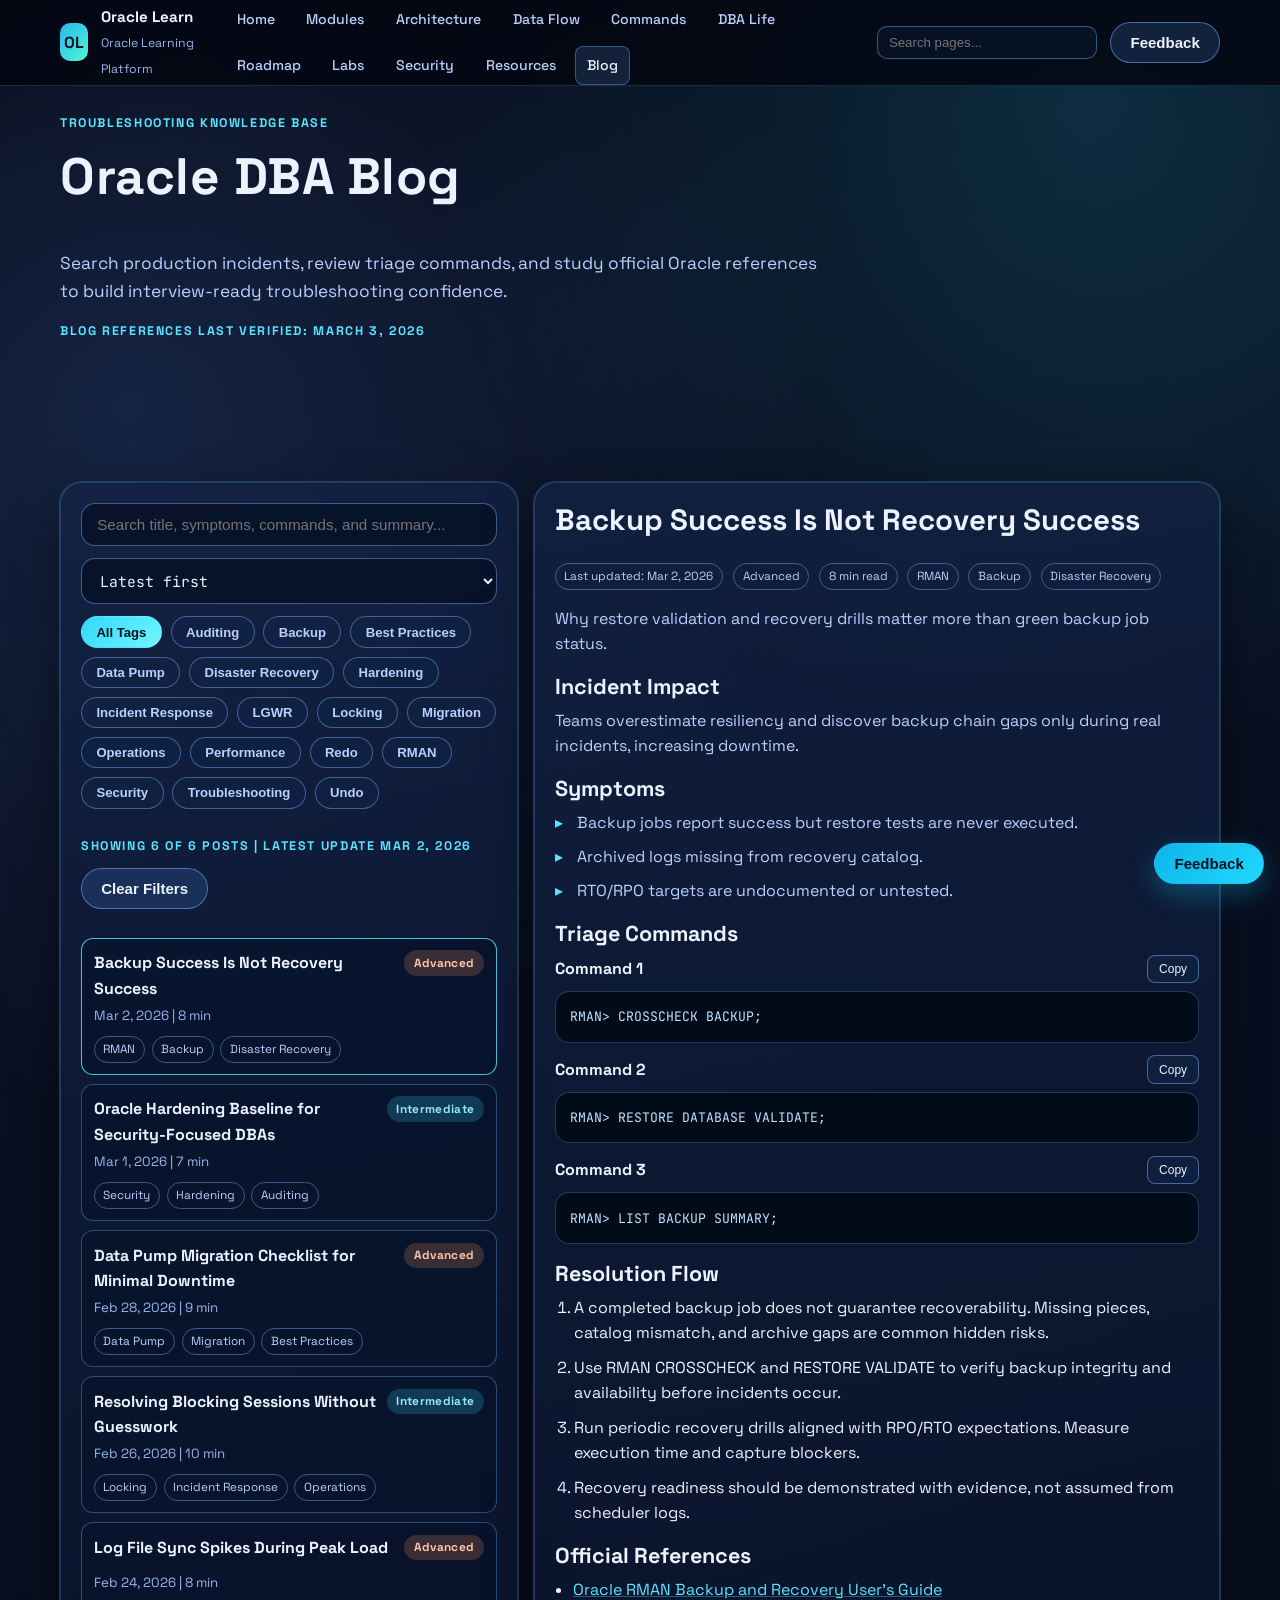
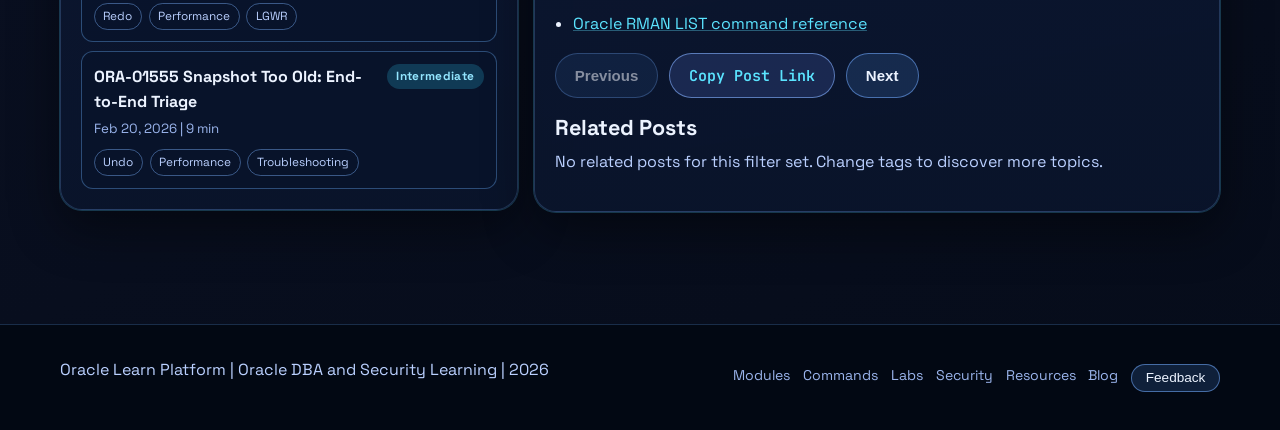
<file: blog.html>
<!DOCTYPE html>
<html lang="en">
  <head>
    <meta charset="UTF-8" />
    <meta name="viewport" content="width=device-width, initial-scale=1.0" />
    <title>Oracle Troubleshooting Blog | Oracle Learn</title>
    <meta name="description" content="Oracle troubleshooting knowledge base with searchable incidents, triage commands, and official references." />
    <link rel="preconnect" href="https://fonts.googleapis.com" />
    <link rel="preconnect" href="https://fonts.gstatic.com" crossorigin />
    <link
      href="https://fonts.googleapis.com/css2?family=JetBrains+Mono:wght@400;600&family=Space+Grotesk:wght@400;500;600;700&display=swap"
      rel="stylesheet"
    />
    <link rel="stylesheet" href="assets/css/base.css?v=20260303j" />
    <link rel="stylesheet" href="assets/css/components.css?v=20260303j" />
    <link rel="stylesheet" href="assets/css/pages.css?v=20260303j" />
    <link rel="stylesheet" href="assets/css/animations.css?v=20260303j" />
  </head>
  <body class="page-blog">
    <div data-site-nav></div>
    <main>
      <section class="section page-hero">
        <div class="container">
          <p class="eyebrow">Troubleshooting Knowledge Base</p>
          <h1>Oracle DBA Blog</h1>
          <p class="lead">Search production incidents, review triage commands, and study official Oracle references to build interview-ready troubleshooting confidence.</p>
          <p class="eyebrow">Blog references last verified: March 3, 2026</p>
        </div>
      </section>

      <section class="section">
        <div class="container blog-layout">
          <aside class="card blog-sidebar reveal">
            <div class="blog-sidebar-head">
              <label class="sr-only" for="blog-search">Search blog</label>
              <input id="blog-search" class="search-input" type="search" placeholder="Search title, symptoms, commands, and summary..." />

              <label class="sr-only" for="blog-sort">Sort posts</label>
              <select id="blog-sort" class="blog-sort" aria-label="Sort blog posts">
                <option value="latest">Latest first</option>
                <option value="oldest">Oldest first</option>
                <option value="title">Title A-Z</option>
              </select>

              <div id="blog-tags" class="filter-row" role="group" aria-label="Filter posts by tag"></div>
              <div class="blog-sidebar-actions">
                <p id="blog-stats" class="eyebrow">Loading posts...</p>
                <button id="blog-clear" class="btn btn-secondary" type="button">Clear Filters</button>
              </div>
            </div>
            <div id="blog-list" class="blog-list"></div>
          </aside>

          <article class="card blog-detail reveal" id="blog-detail" aria-live="polite">
            <h2>Select a blog post</h2>
            <p>Use search or click a post to read the detailed troubleshooting guide.</p>
          </article>
        </div>
      </section>
    </main>
    <div data-site-footer></div>
    <script type="module" src="assets/js/main.js?v=20260303j"></script>
    <script type="module" src="assets/js/features/blog.js?v=20260303j"></script>
  </body>
</html>
</file>
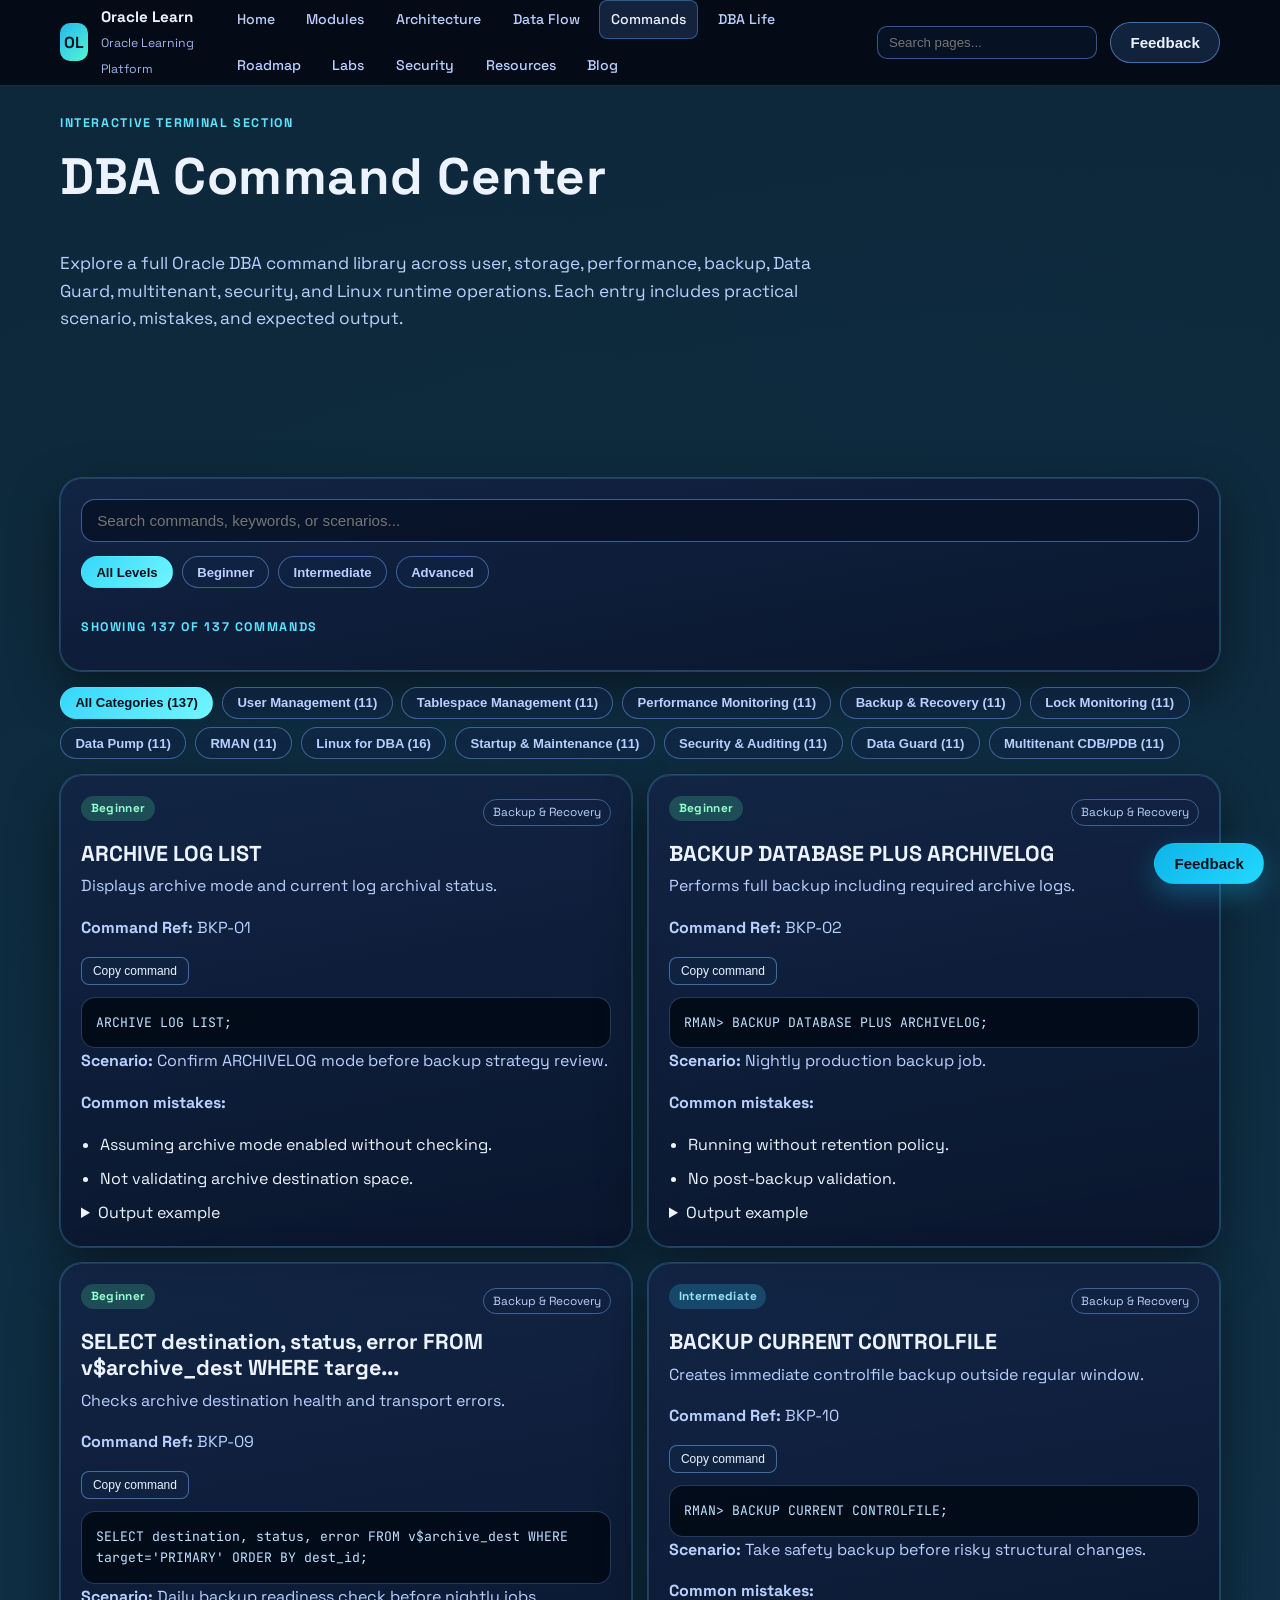
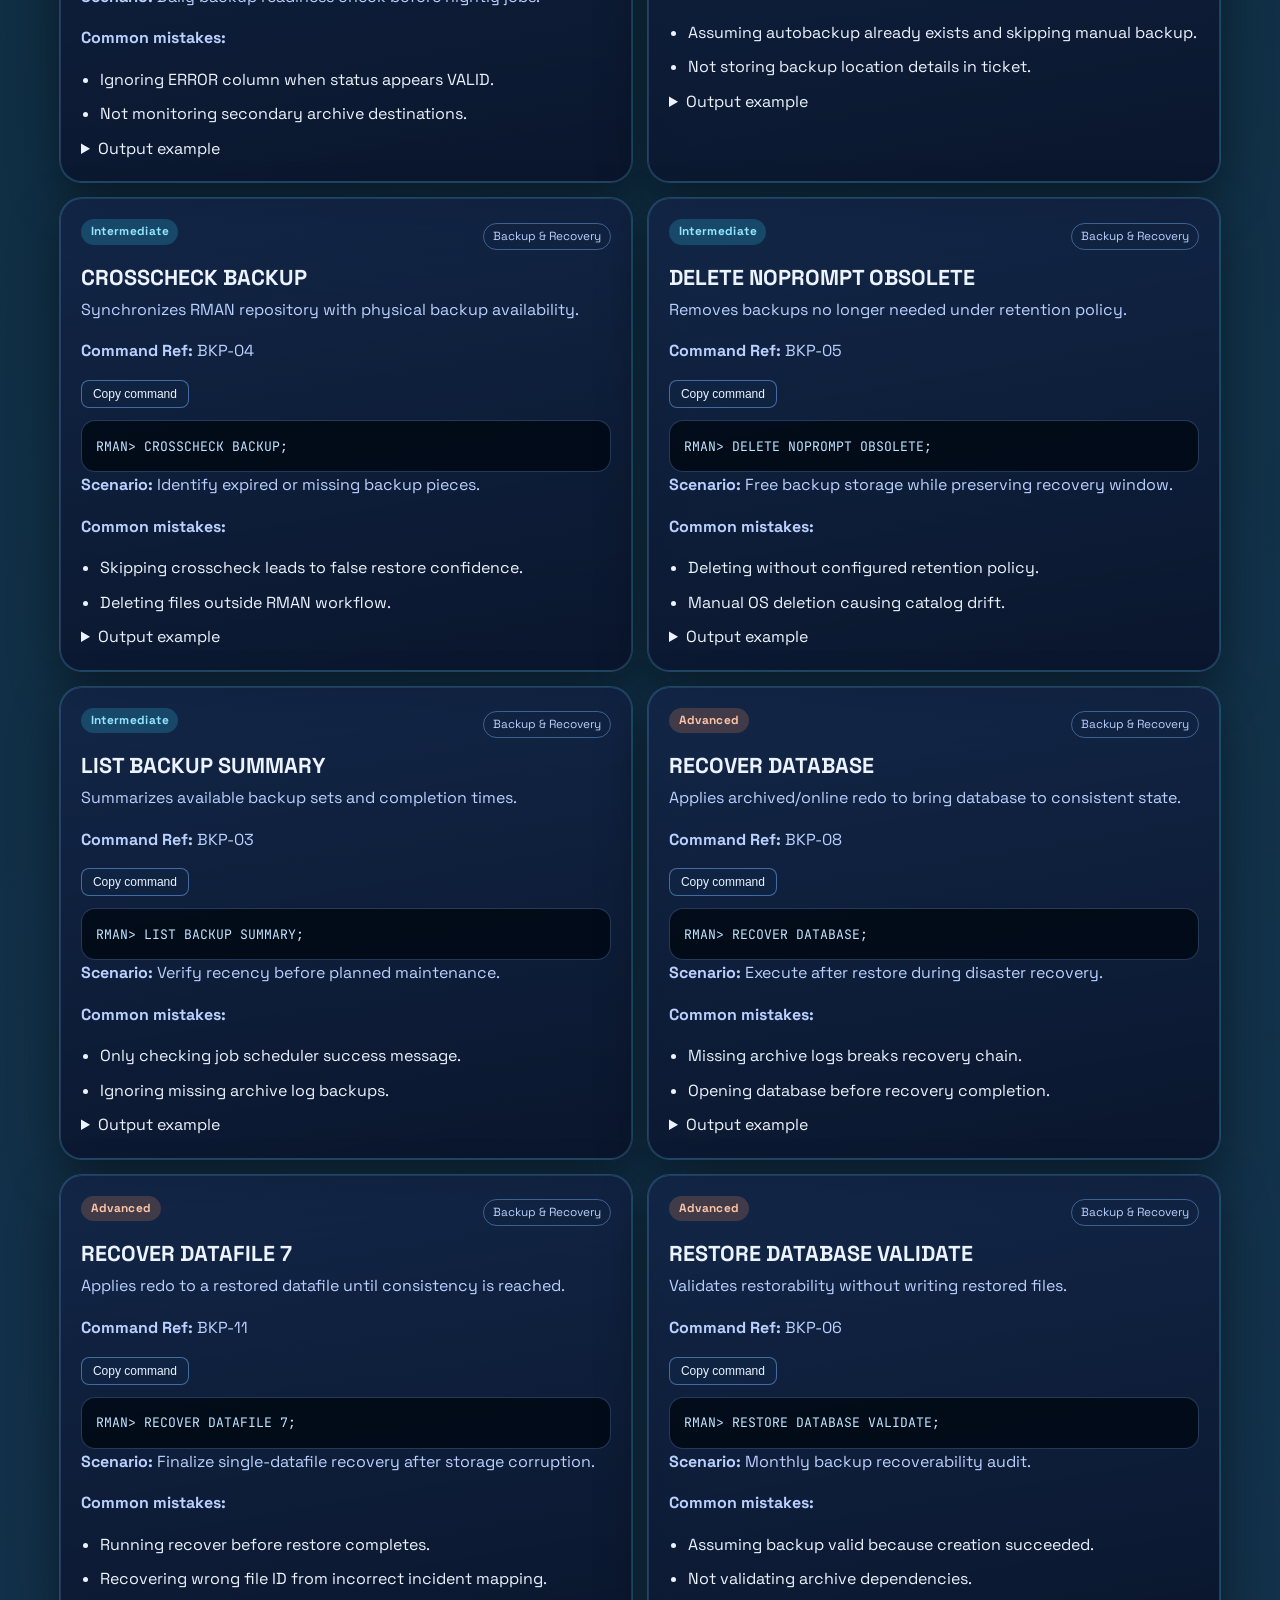
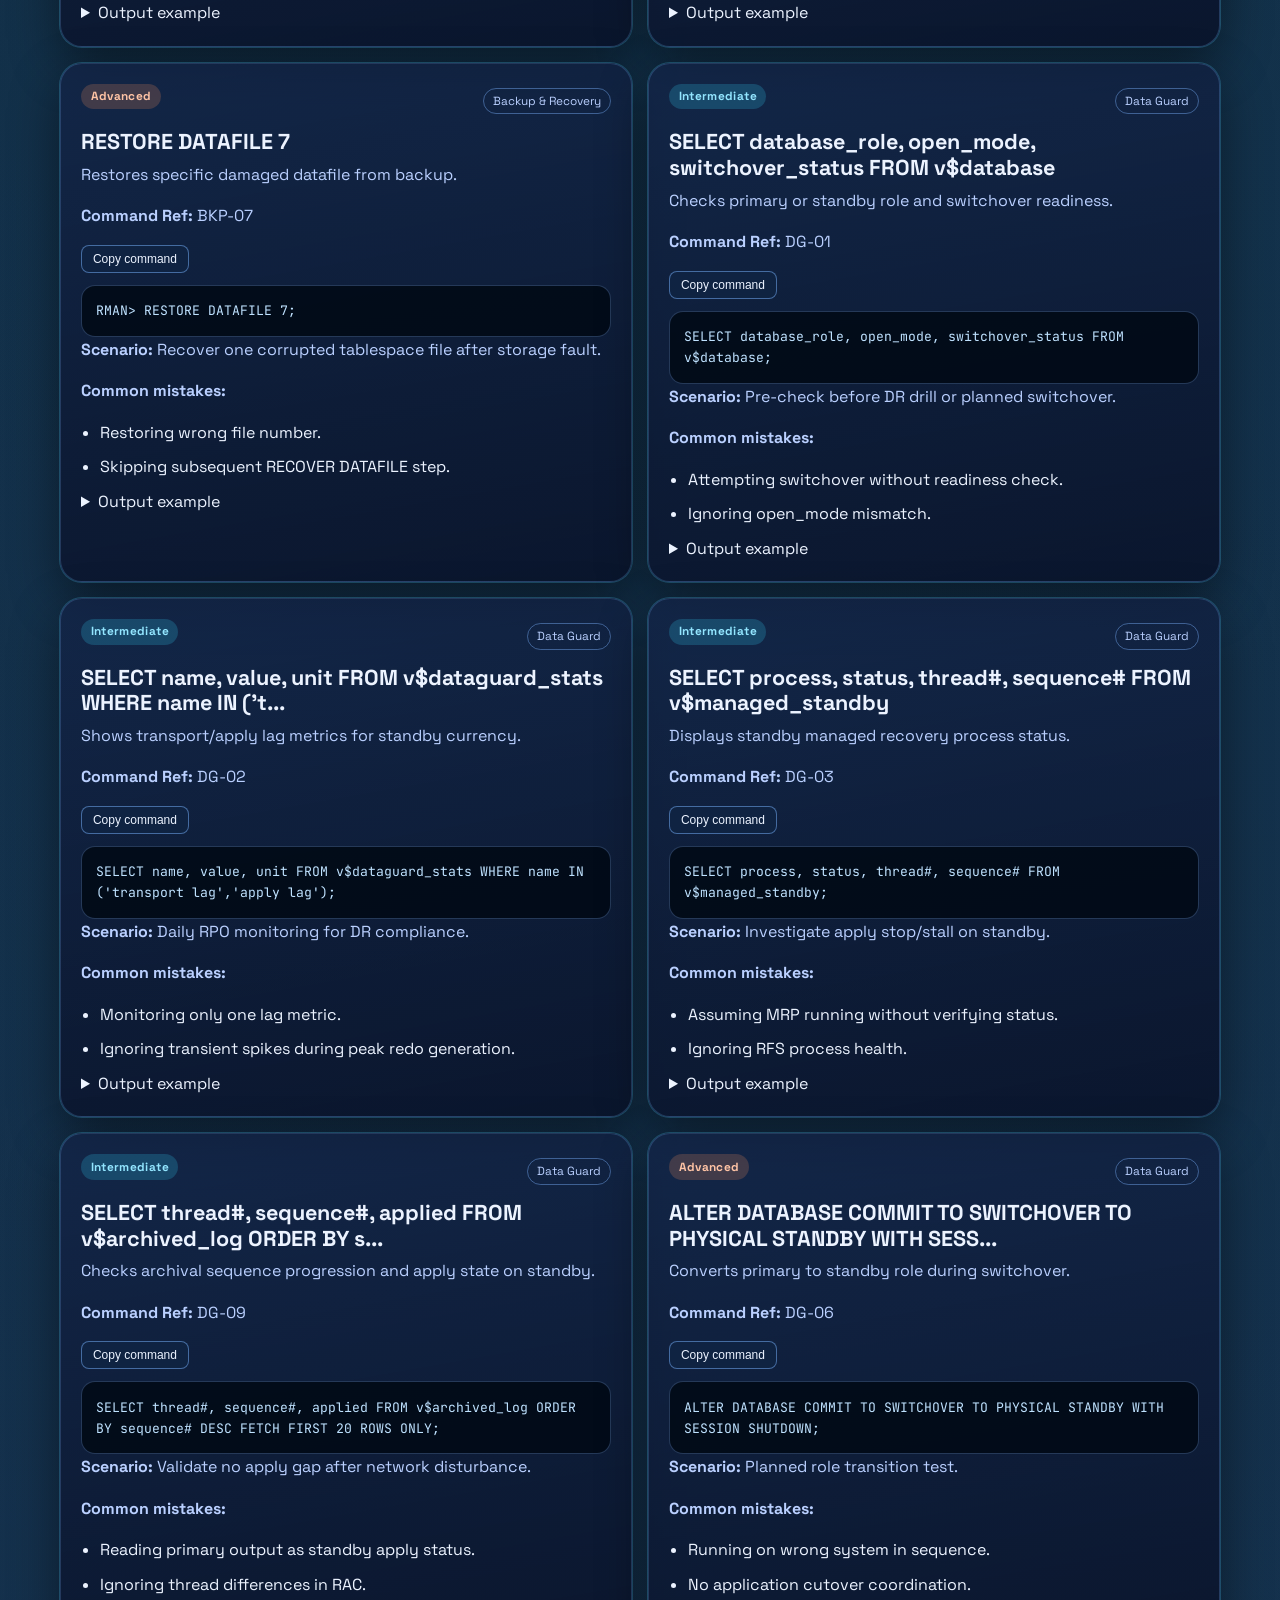
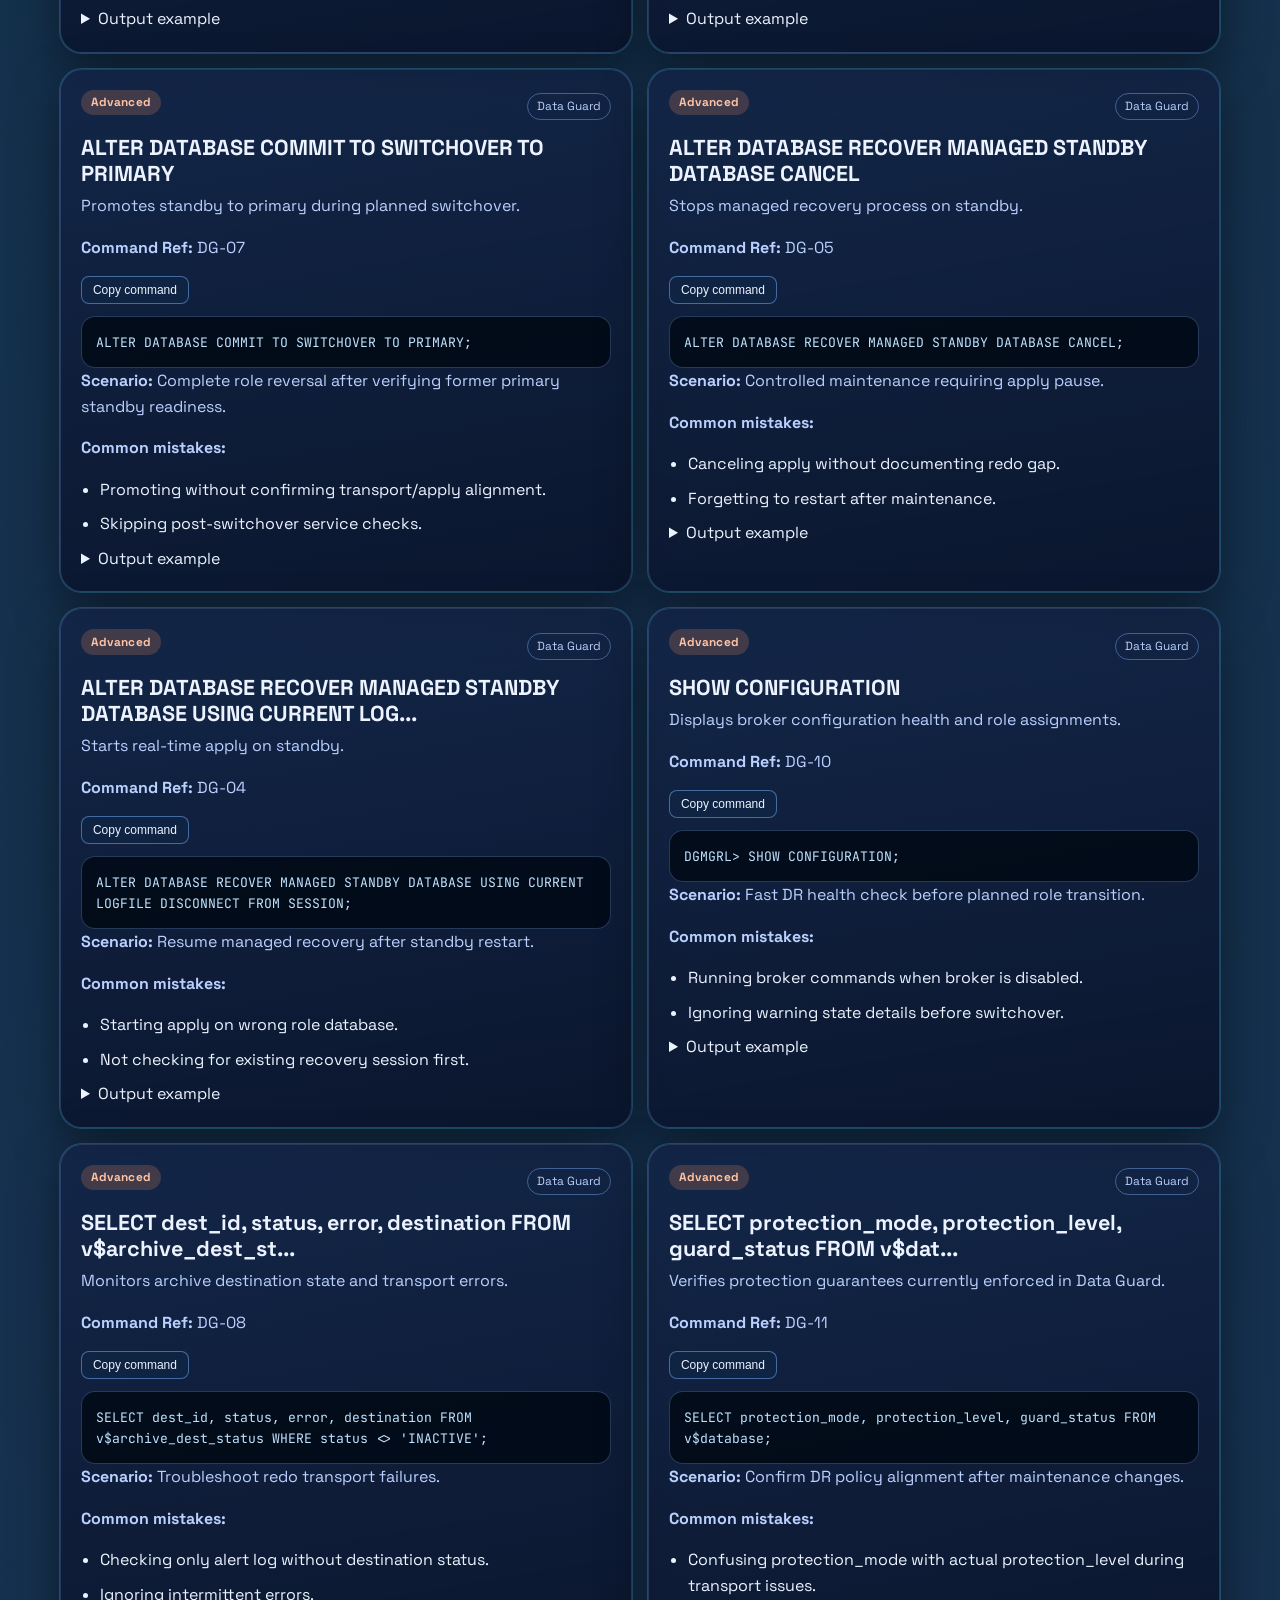
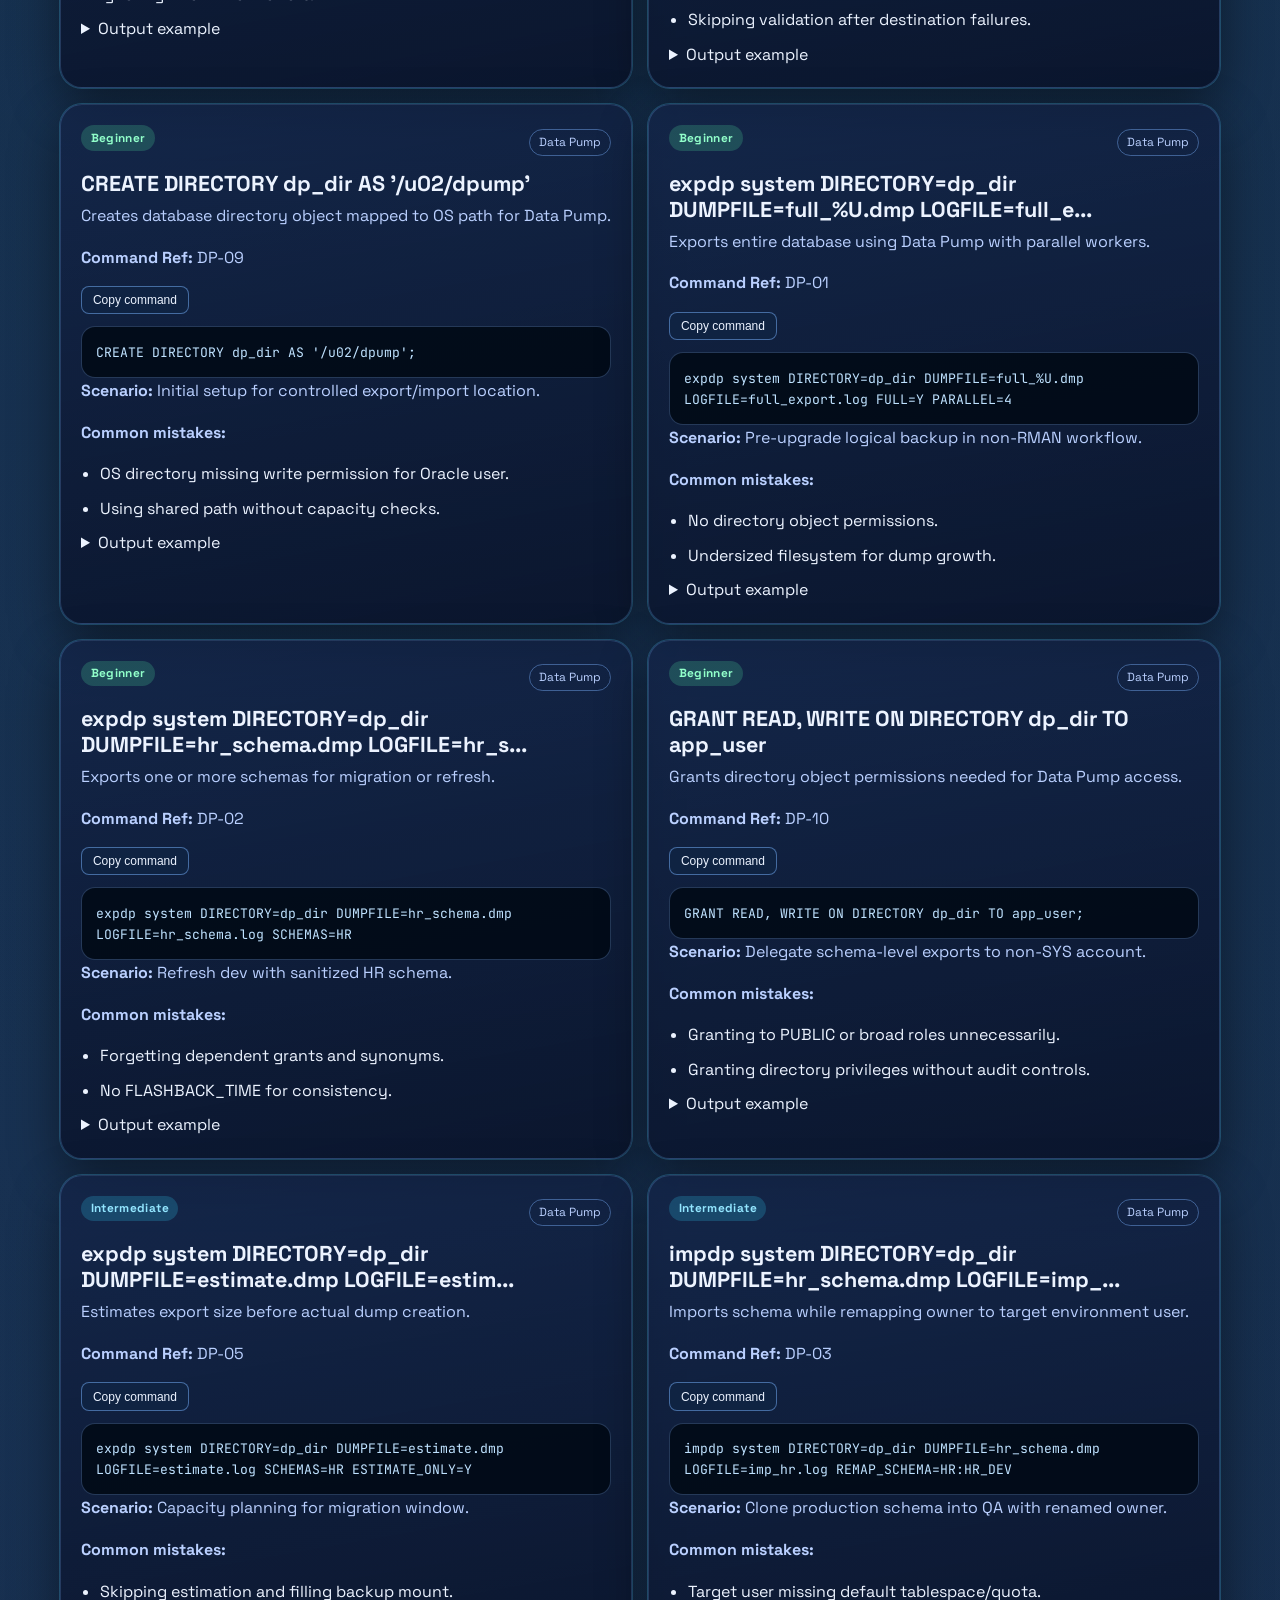
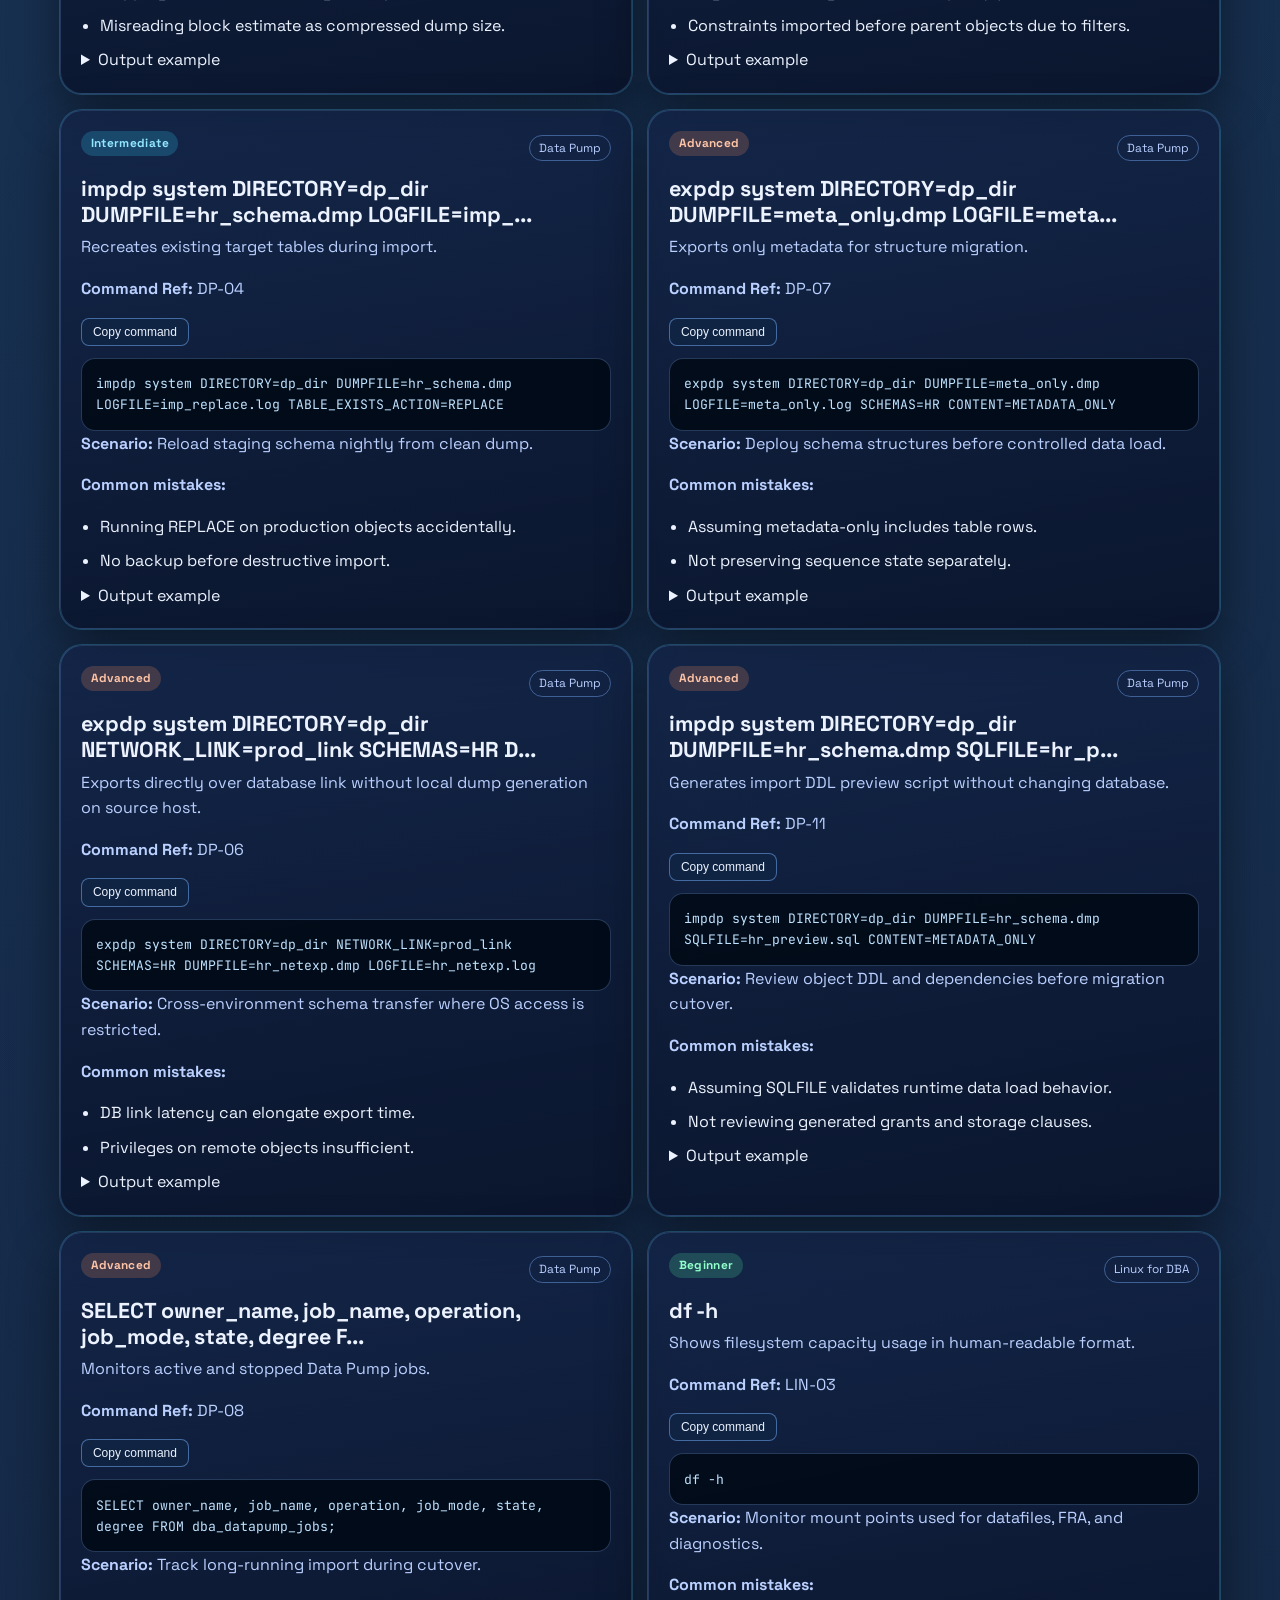
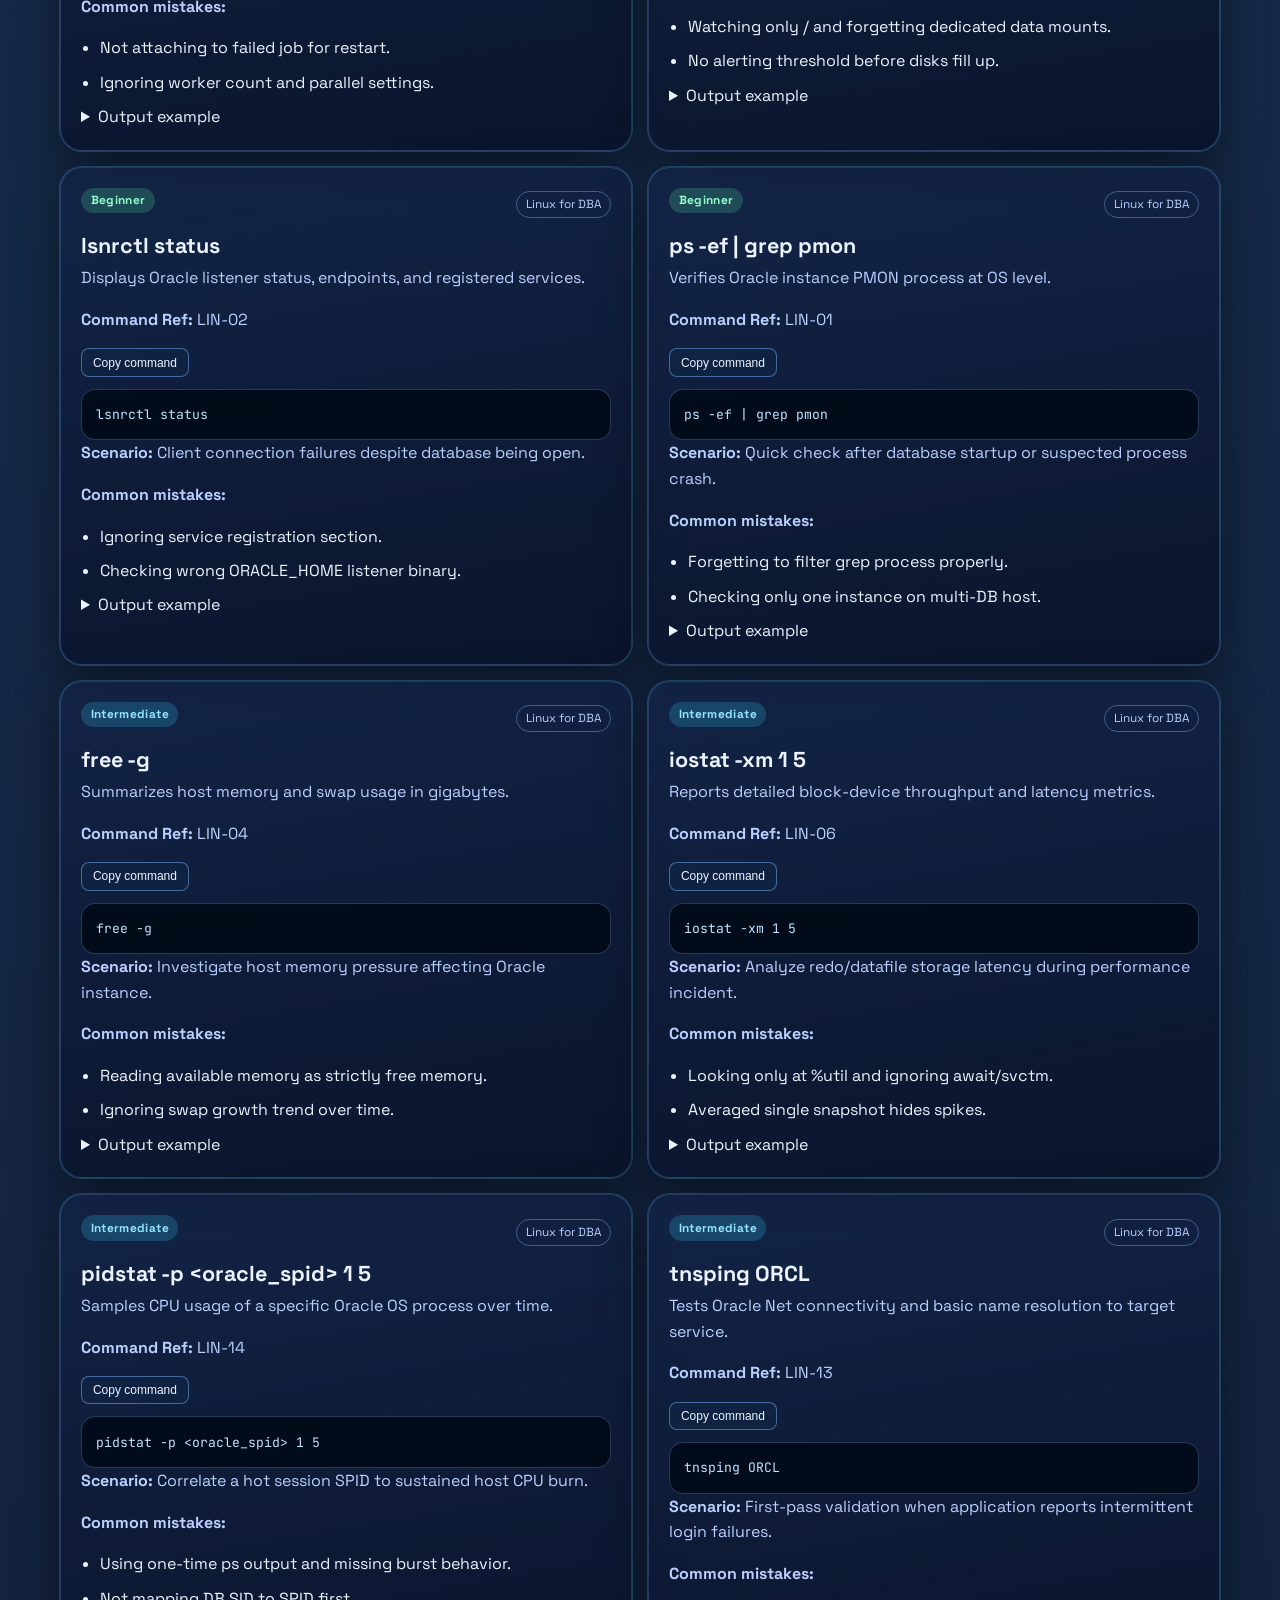
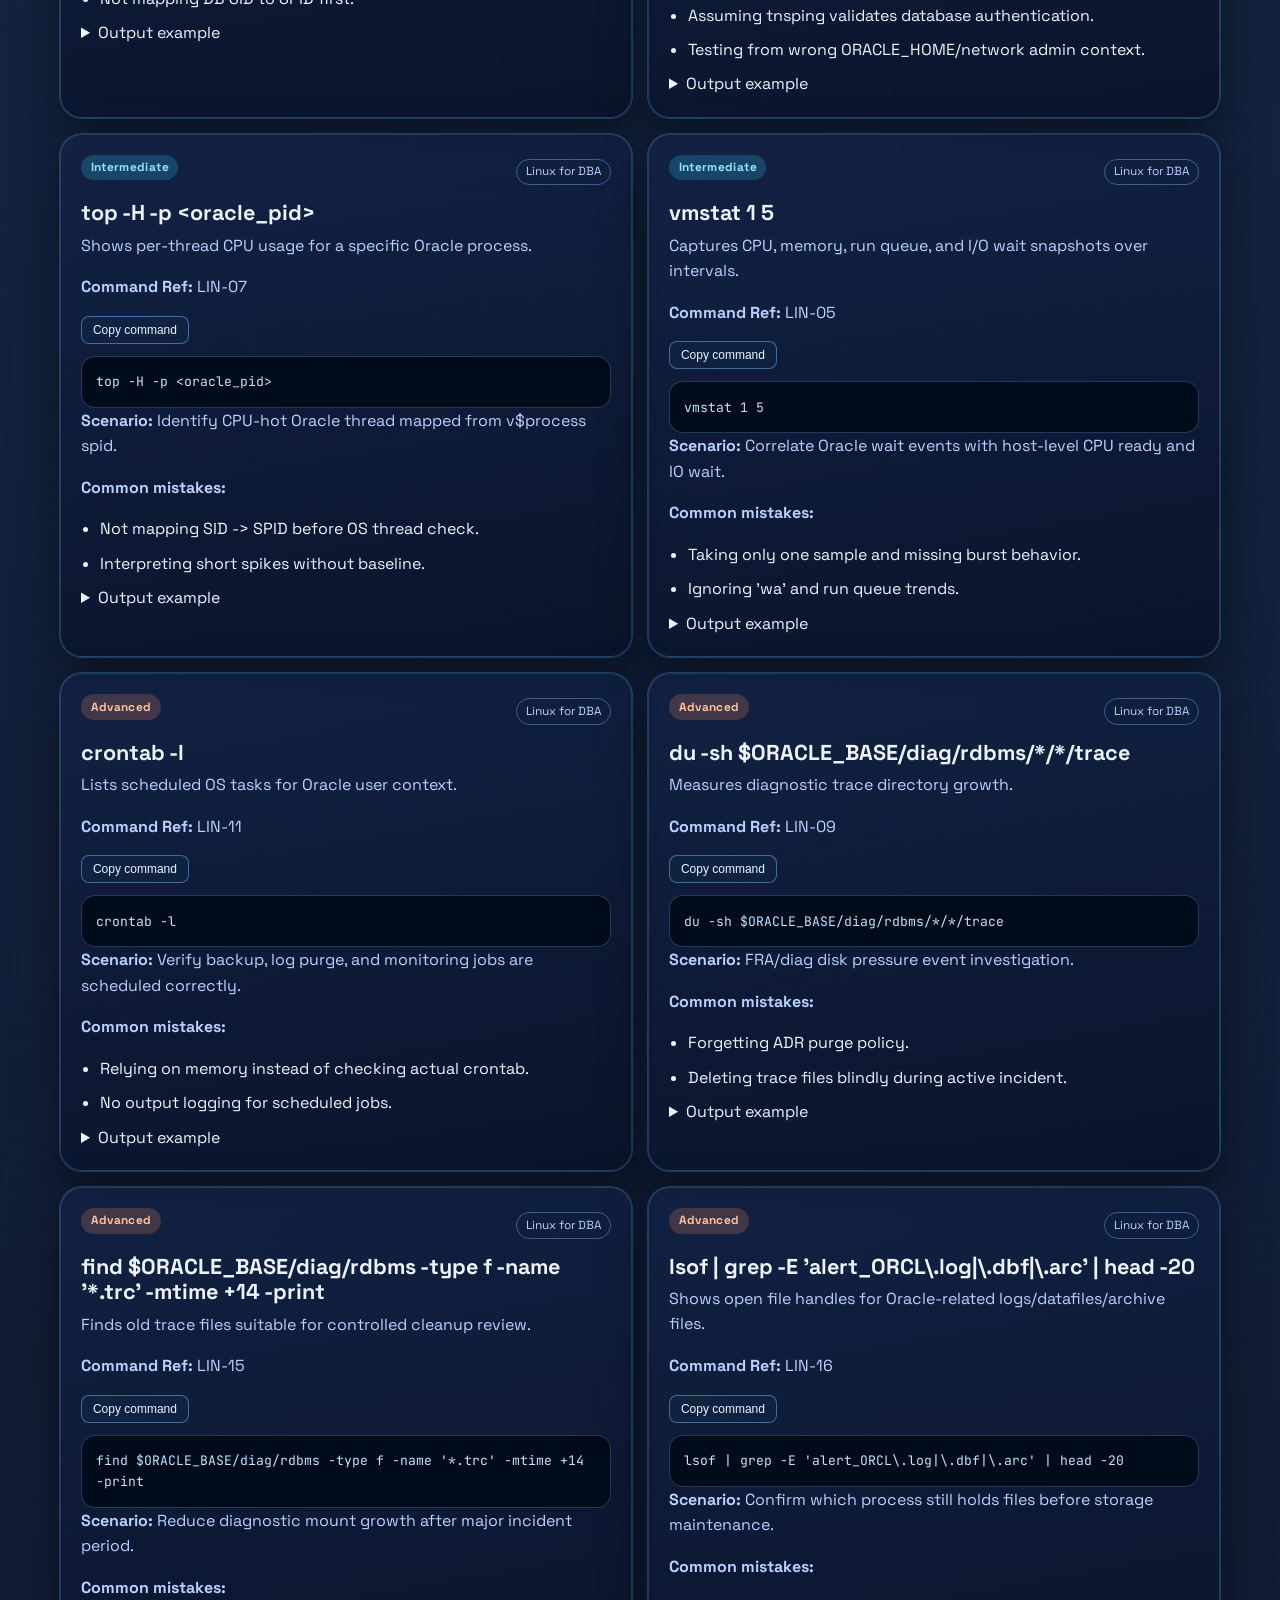
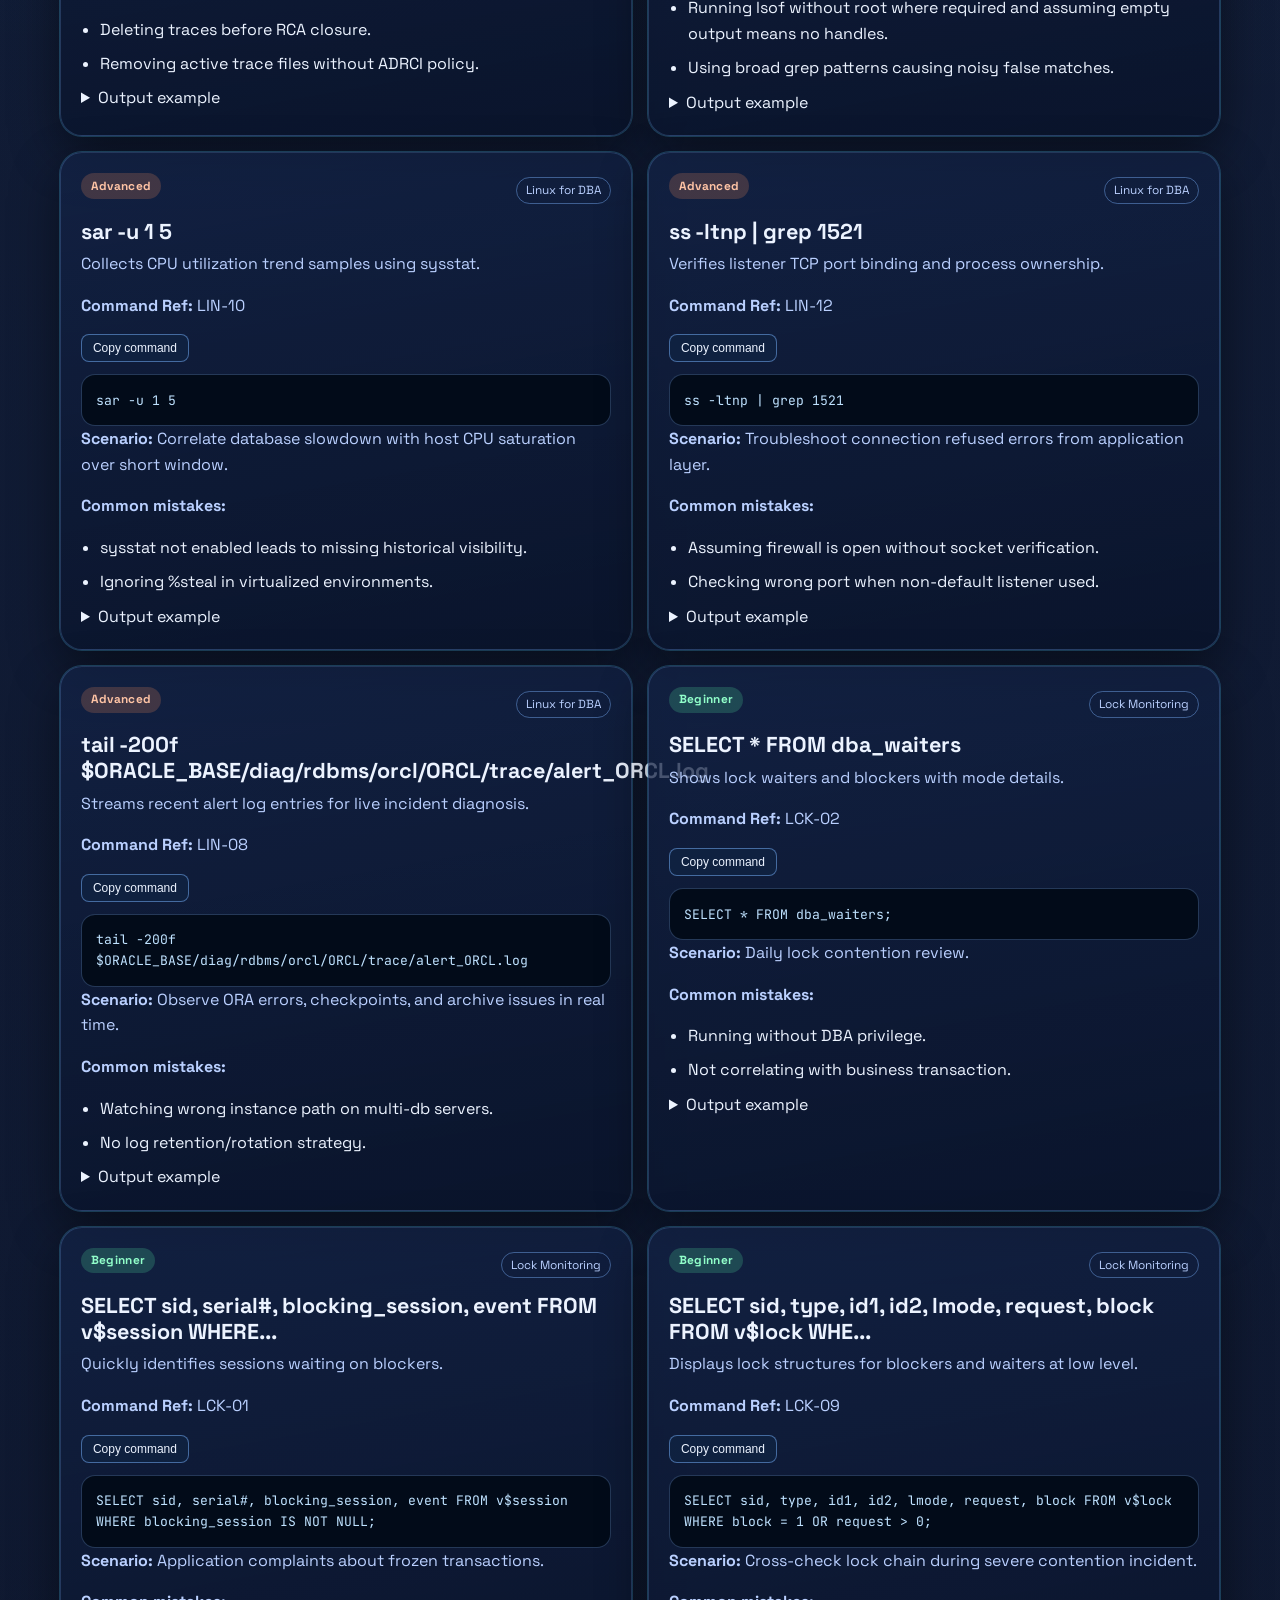
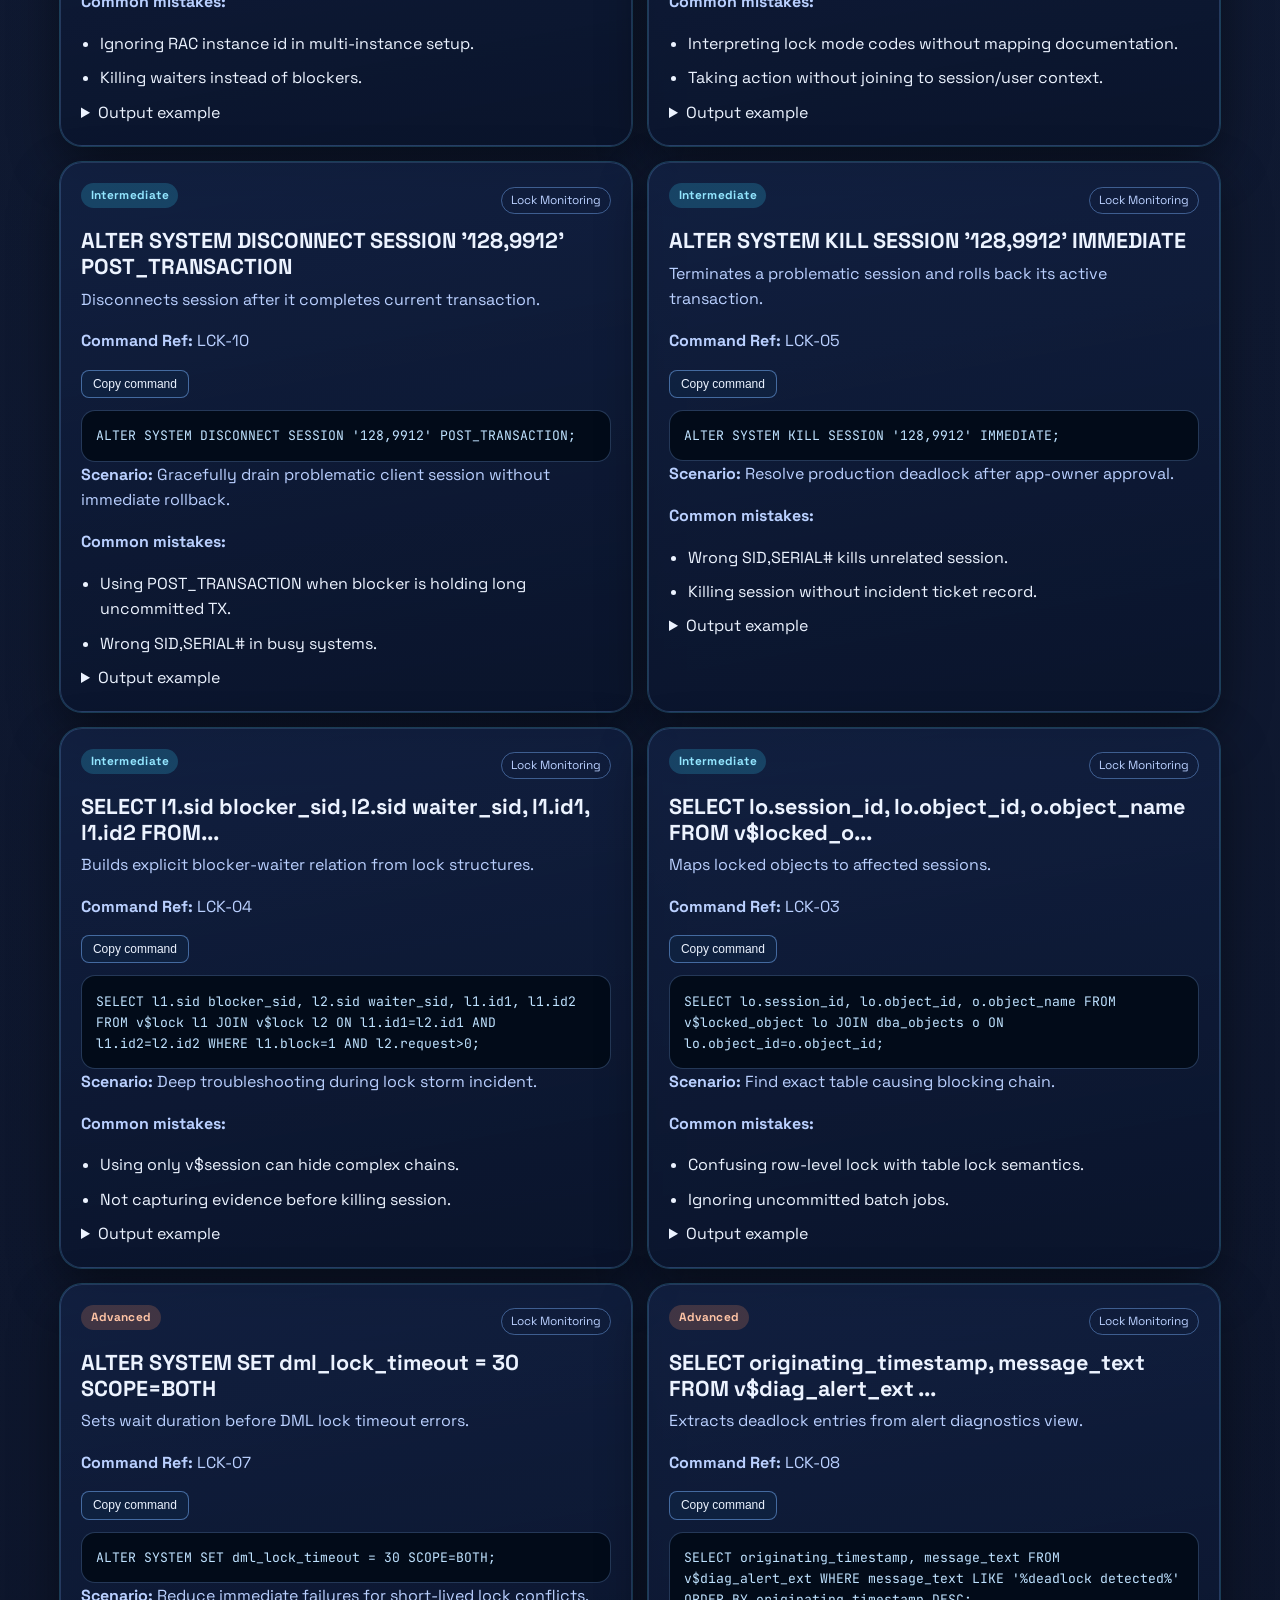
<file: commands.html>
<!DOCTYPE html>
<html lang="en">
  <head>
    <meta charset="UTF-8" />
    <meta name="viewport" content="width=device-width, initial-scale=1.0" />
    <title>DBA Command Center | Oracle Learn</title>
    <meta name="description" content="Searchable Oracle DBA command center with syntax, scenarios, mistakes, and outputs." />
    <link rel="preconnect" href="https://fonts.googleapis.com" />
    <link rel="preconnect" href="https://fonts.gstatic.com" crossorigin />
    <link
      href="https://fonts.googleapis.com/css2?family=JetBrains+Mono:wght@400;600&family=Space+Grotesk:wght@400;500;600;700&display=swap"
      rel="stylesheet"
    />
    <link rel="stylesheet" href="assets/css/base.css?v=20260303j" />
    <link rel="stylesheet" href="assets/css/components.css?v=20260303j" />
    <link rel="stylesheet" href="assets/css/pages.css?v=20260303j" />
    <link rel="stylesheet" href="assets/css/animations.css?v=20260303j" />
  </head>
  <body class="page-commands">
    <div data-site-nav></div>
    <main>
      <section class="section page-hero">
        <div class="container">
          <p class="eyebrow">Interactive Terminal Section</p>
          <h1>DBA Command Center</h1>
          <p class="lead">
            Explore a full Oracle DBA command library across user, storage, performance, backup, Data Guard, multitenant,
            security, and Linux runtime operations. Each entry includes practical scenario, mistakes, and expected output.
          </p>
        </div>
      </section>

      <section class="section">
        <div class="container">
          <div class="command-toolbar card">
            <label for="command-search" class="sr-only">Search commands</label>
            <input
              id="command-search"
              class="search-input"
              type="search"
              placeholder="Search commands, keywords, or scenarios..."
              aria-label="Search DBA commands"
            />
            <div class="filter-row" role="group" aria-label="Filter by level">
              <button class="chip is-active" data-command-level="all" type="button">All Levels</button>
              <button class="chip" data-command-level="Beginner" type="button">Beginner</button>
              <button class="chip" data-command-level="Intermediate" type="button">Intermediate</button>
              <button class="chip" data-command-level="Advanced" type="button">Advanced</button>
            </div>
            <p id="command-count" class="eyebrow">Loading command catalog...</p>
          </div>

          <div id="category-filters" class="filter-row" role="group" aria-label="Filter by command category"></div>
          <div id="command-results" class="command-grid"></div>
        </div>
      </section>

      <section class="section">
        <div class="container">
          <article class="card">
            <h2>Official References Behind Command Design</h2>
            <p class="eyebrow">References last verified: March 3, 2026</p>
            <ul>
              <li><a href="https://docs.oracle.com/en/database/oracle/oracle-database/19/sqlrf/" target="_blank" rel="noreferrer">Oracle SQL Language Reference</a></li>
              <li><a href="https://docs.oracle.com/en/database/oracle/oracle-database/19/admin/" target="_blank" rel="noreferrer">Oracle Database Administrator's Guide</a></li>
              <li><a href="https://docs.oracle.com/en/database/oracle/oracle-database/19/cncpt/transactions.html" target="_blank" rel="noreferrer">Oracle Transactions and Recovery Concepts</a></li>
              <li><a href="https://docs.oracle.com/en/database/oracle/oracle-database/19/tgsql/sql-processing.html" target="_blank" rel="noreferrer">Oracle SQL Processing</a></li>
              <li><a href="https://docs.oracle.com/en/database/oracle/oracle-database/19/cncpt/process-architecture.html" target="_blank" rel="noreferrer">Oracle Process Architecture</a></li>
              <li><a href="https://docs.oracle.com/en/database/oracle/oracle-database/19/bradv/" target="_blank" rel="noreferrer">Backup and Recovery User's Guide</a></li>
              <li><a href="https://docs.oracle.com/en/database/oracle/oracle-database/19/rcmrf/" target="_blank" rel="noreferrer">RMAN Reference</a></li>
              <li><a href="https://docs.oracle.com/en/database/oracle/oracle-database/19/sutil/oracle-data-pump.html" target="_blank" rel="noreferrer">Oracle Data Pump Guide</a></li>
              <li><a href="https://docs.oracle.com/en/database/oracle/oracle-database/19/dbseg/" target="_blank" rel="noreferrer">Database Security Guide</a></li>
              <li><a href="https://docs.oracle.com/en/database/oracle/oracle-database/19/multi/" target="_blank" rel="noreferrer">Multitenant Admin Guide</a></li>
              <li><a href="https://docs.oracle.com/en/database/oracle/oracle-database/19/sbydb/" target="_blank" rel="noreferrer">Data Guard Concepts and Administration</a></li>
              <li><a href="https://docs.oracle.com/en/operating-systems/oracle-linux/" target="_blank" rel="noreferrer">Oracle Linux Command-Line Basics</a></li>
            </ul>
          </article>
        </div>
      </section>
    </main>
    <div data-site-footer></div>
    <script type="module" src="assets/js/main.js?v=20260303j"></script>
    <script type="module" src="assets/js/features/commands.js?v=20260303j"></script>
  </body>
</html>
</file>
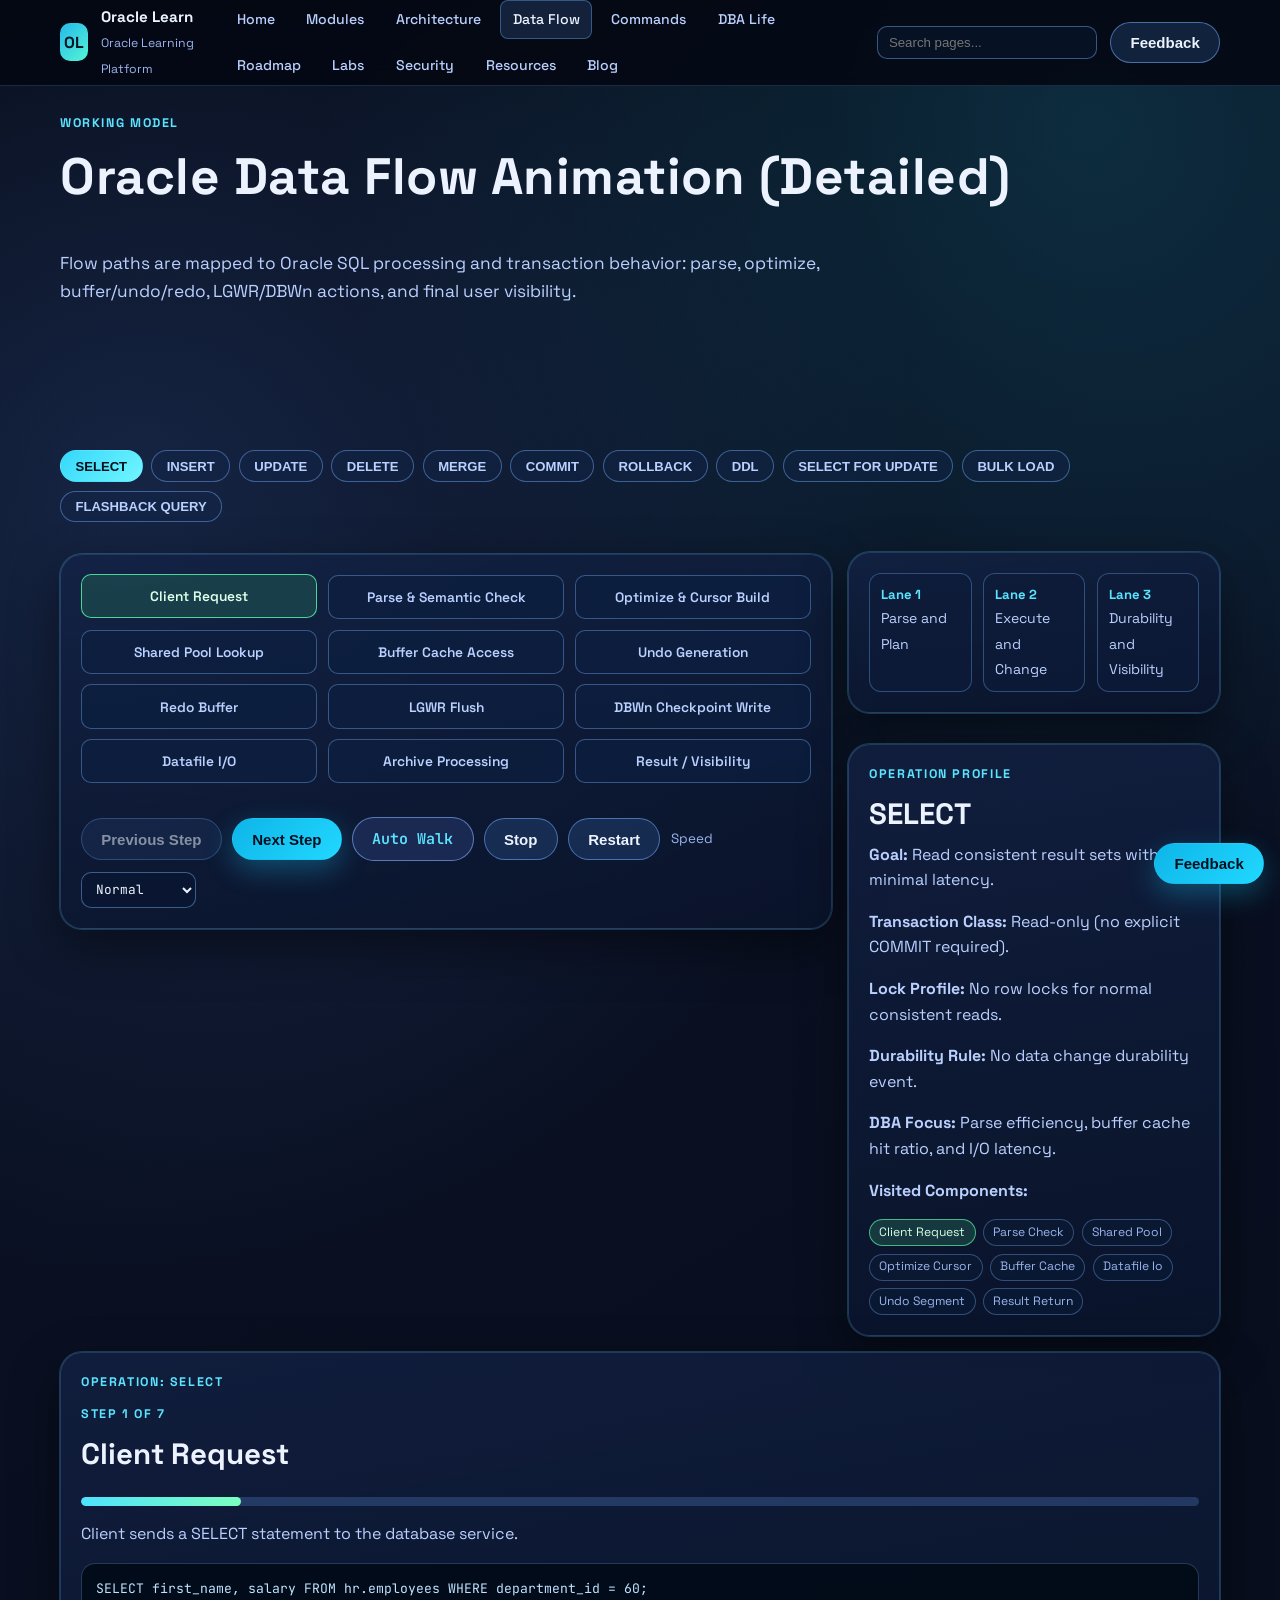
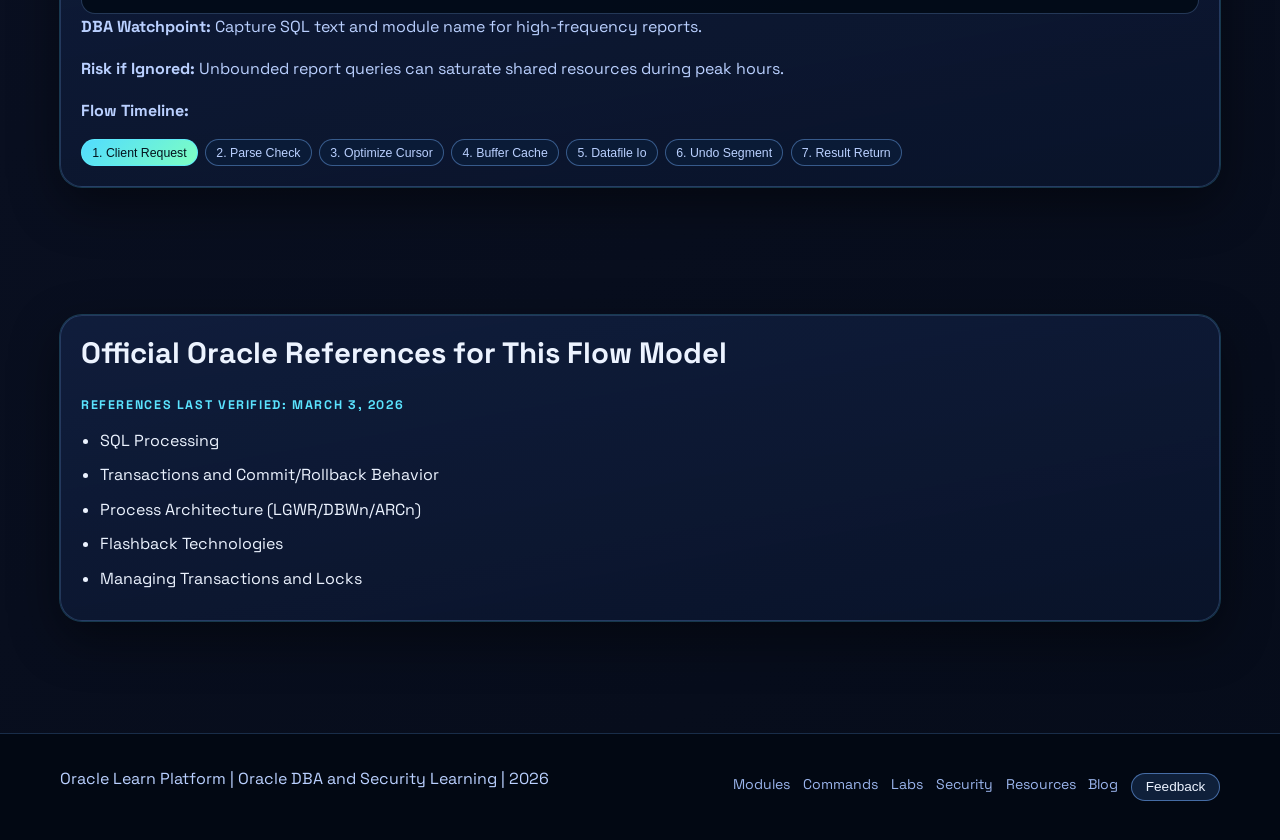
<file: dataflow.html>
<!DOCTYPE html>
<html lang="en">
  <head>
    <meta charset="UTF-8" />
    <meta name="viewport" content="width=device-width, initial-scale=1.0" />
    <title>Oracle Data Flow | Oracle Learn</title>
    <meta name="description" content="Detailed animated Oracle data flow model covering query, DML, TCL, and DDL operation paths." />
    <link rel="preconnect" href="https://fonts.googleapis.com" />
    <link rel="preconnect" href="https://fonts.gstatic.com" crossorigin />
    <link
      href="https://fonts.googleapis.com/css2?family=JetBrains+Mono:wght@400;600&family=Space+Grotesk:wght@400;500;600;700&display=swap"
      rel="stylesheet"
    />
    <link rel="stylesheet" href="assets/css/base.css?v=20260303j" />
    <link rel="stylesheet" href="assets/css/components.css?v=20260303j" />
    <link rel="stylesheet" href="assets/css/pages.css?v=20260303j" />
    <link rel="stylesheet" href="assets/css/animations.css?v=20260303j" />
  </head>
  <body class="page-dataflow">
    <div data-site-nav></div>
    <main>
      <section class="section page-hero">
        <div class="container">
          <p class="eyebrow">Working Model</p>
          <h1>Oracle Data Flow Animation (Detailed)</h1>
          <p class="lead">
            Flow paths are mapped to Oracle SQL processing and transaction behavior: parse, optimize, buffer/undo/redo,
            LGWR/DBWn actions, and final user visibility.
          </p>
        </div>
      </section>

      <section class="section">
        <div class="container">
          <div class="toggle-row" role="group" aria-label="Choose operation">
            <button class="chip is-active" data-operation="SELECT" type="button">SELECT</button>
            <button class="chip" data-operation="INSERT" type="button">INSERT</button>
            <button class="chip" data-operation="UPDATE" type="button">UPDATE</button>
            <button class="chip" data-operation="DELETE" type="button">DELETE</button>
            <button class="chip" data-operation="MERGE" type="button">MERGE</button>
            <button class="chip" data-operation="COMMIT" type="button">COMMIT</button>
            <button class="chip" data-operation="ROLLBACK" type="button">ROLLBACK</button>
            <button class="chip" data-operation="DDL" type="button">DDL</button>
            <button class="chip" data-operation="SELECT_FOR_UPDATE" type="button">SELECT FOR UPDATE</button>
            <button class="chip" data-operation="BULK_LOAD" type="button">BULK LOAD</button>
            <button class="chip" data-operation="FLASHBACK_QUERY" type="button">FLASHBACK QUERY</button>
          </div>

          <div class="flow-layout">
            <div class="flow-stage card reveal">
              <div id="flow-nodes" class="flow-nodes flow-nodes-grid" aria-label="Oracle data flow stages">
                <button class="flow-node" data-stage="client_request" type="button">Client Request</button>
                <button class="flow-node" data-stage="parse_check" type="button">Parse & Semantic Check</button>
                <button class="flow-node" data-stage="optimize_cursor" type="button">Optimize & Cursor Build</button>
                <button class="flow-node" data-stage="shared_pool" type="button">Shared Pool Lookup</button>
                <button class="flow-node" data-stage="buffer_cache" type="button">Buffer Cache Access</button>
                <button class="flow-node" data-stage="undo_segment" type="button">Undo Generation</button>
                <button class="flow-node" data-stage="redo_buffer" type="button">Redo Buffer</button>
                <button class="flow-node" data-stage="lgwr_flush" type="button">LGWR Flush</button>
                <button class="flow-node" data-stage="dbwr_write" type="button">DBWn Checkpoint Write</button>
                <button class="flow-node" data-stage="datafile_io" type="button">Datafile I/O</button>
                <button class="flow-node" data-stage="archiver" type="button">Archive Processing</button>
                <button class="flow-node" data-stage="result_return" type="button">Result / Visibility</button>
              </div>
              <div class="flow-controls">
                <button id="flow-prev" class="btn btn-secondary" type="button">Previous Step</button>
                <button id="flow-next" class="btn btn-primary" type="button">Next Step</button>
                <button id="flow-autoplay" class="btn btn-terminal" type="button">Auto Walk</button>
                <button id="flow-stop" class="btn btn-secondary" type="button">Stop</button>
                <button id="flow-replay" class="btn btn-secondary" type="button">Restart</button>
                <label class="flow-speed-label" for="flow-speed">Speed</label>
                <select id="flow-speed" class="flow-speed-select" aria-label="Auto walk speed">
                  <option value="1700">Normal</option>
                  <option value="1200">Fast</option>
                  <option value="800">Very Fast</option>
                </select>
              </div>
            </div>

            <aside class="flow-side">
              <article class="card flow-lanes reveal">
                <div class="flow-lane"><strong>Lane 1</strong><span>Parse and Plan</span></div>
                <div class="flow-lane"><strong>Lane 2</strong><span>Execute and Change</span></div>
                <div class="flow-lane"><strong>Lane 3</strong><span>Durability and Visibility</span></div>
              </article>

              <article class="card flow-overview reveal">
                <p class="eyebrow">Operation Profile</p>
                <h2 id="flow-operation-name">SELECT</h2>
                <p><strong>Goal:</strong> <span id="flow-goal">Read consistent result sets.</span></p>
                <p><strong>Transaction Class:</strong> <span id="flow-tx-class">Read-only.</span></p>
                <p><strong>Lock Profile:</strong> <span id="flow-lock-profile">No row locks.</span></p>
                <p><strong>Durability Rule:</strong> <span id="flow-durability">No commit durability event.</span></p>
                <p><strong>DBA Focus:</strong> <span id="flow-dba-focus">Parse efficiency and I/O.</span></p>
                <p><strong>Visited Components:</strong></p>
                <div id="flow-components" class="flow-component-list"></div>
              </article>
            </aside>
          </div>

          <article class="card flow-explain reveal" aria-live="polite">
            <p class="eyebrow" id="flow-operation-label">Operation: SELECT</p>
            <p class="eyebrow" id="flow-step-counter">Step 1 of 1</p>
            <h2 id="flow-step-title">Step details</h2>
            <div class="flow-progress-wrap" aria-label="Flow progress">
              <div id="flow-progress" class="flow-progress"></div>
            </div>
            <p id="flow-step-explanation">Choose an operation to see synchronized stage-by-stage flow.</p>
            <pre id="flow-command-hint" class="code-block">SELECT * FROM employees WHERE department_id = 10;</pre>
            <p><strong>DBA Watchpoint:</strong> <span id="flow-watchpoint">Watchpoint details appear here.</span></p>
            <p><strong>Risk if Ignored:</strong> <span id="flow-risk">Risk details appear here.</span></p>
            <p><strong>Flow Timeline:</strong></p>
            <div id="flow-timeline" class="flow-timeline" aria-label="Operation timeline"></div>
          </article>
        </div>
      </section>

      <section class="section">
        <div class="container">
          <article class="card">
            <h2>Official Oracle References for This Flow Model</h2>
            <p class="eyebrow">References last verified: March 3, 2026</p>
            <ul>
              <li><a href="https://docs.oracle.com/en/database/oracle/oracle-database/19/tgsql/sql-processing.html" target="_blank" rel="noreferrer">SQL Processing</a></li>
              <li><a href="https://docs.oracle.com/en/database/oracle/oracle-database/19/cncpt/transactions.html" target="_blank" rel="noreferrer">Transactions and Commit/Rollback Behavior</a></li>
              <li><a href="https://docs.oracle.com/en/database/oracle/oracle-database/19/cncpt/process-architecture.html" target="_blank" rel="noreferrer">Process Architecture (LGWR/DBWn/ARCn)</a></li>
              <li><a href="https://docs.oracle.com/en/database/oracle/oracle-database/19/adfns/flashback.html" target="_blank" rel="noreferrer">Flashback Technologies</a></li>
              <li><a href="https://docs.oracle.com/en/database/oracle/oracle-database/19/cncpt/transactions.html" target="_blank" rel="noreferrer">Managing Transactions and Locks</a></li>
            </ul>
          </article>
        </div>
      </section>
    </main>
    <div data-site-footer></div>
    <script type="module" src="assets/js/main.js?v=20260303j"></script>
    <script type="module" src="assets/js/features/dataflow.js?v=20260303j"></script>
  </body>
</html>
</file>
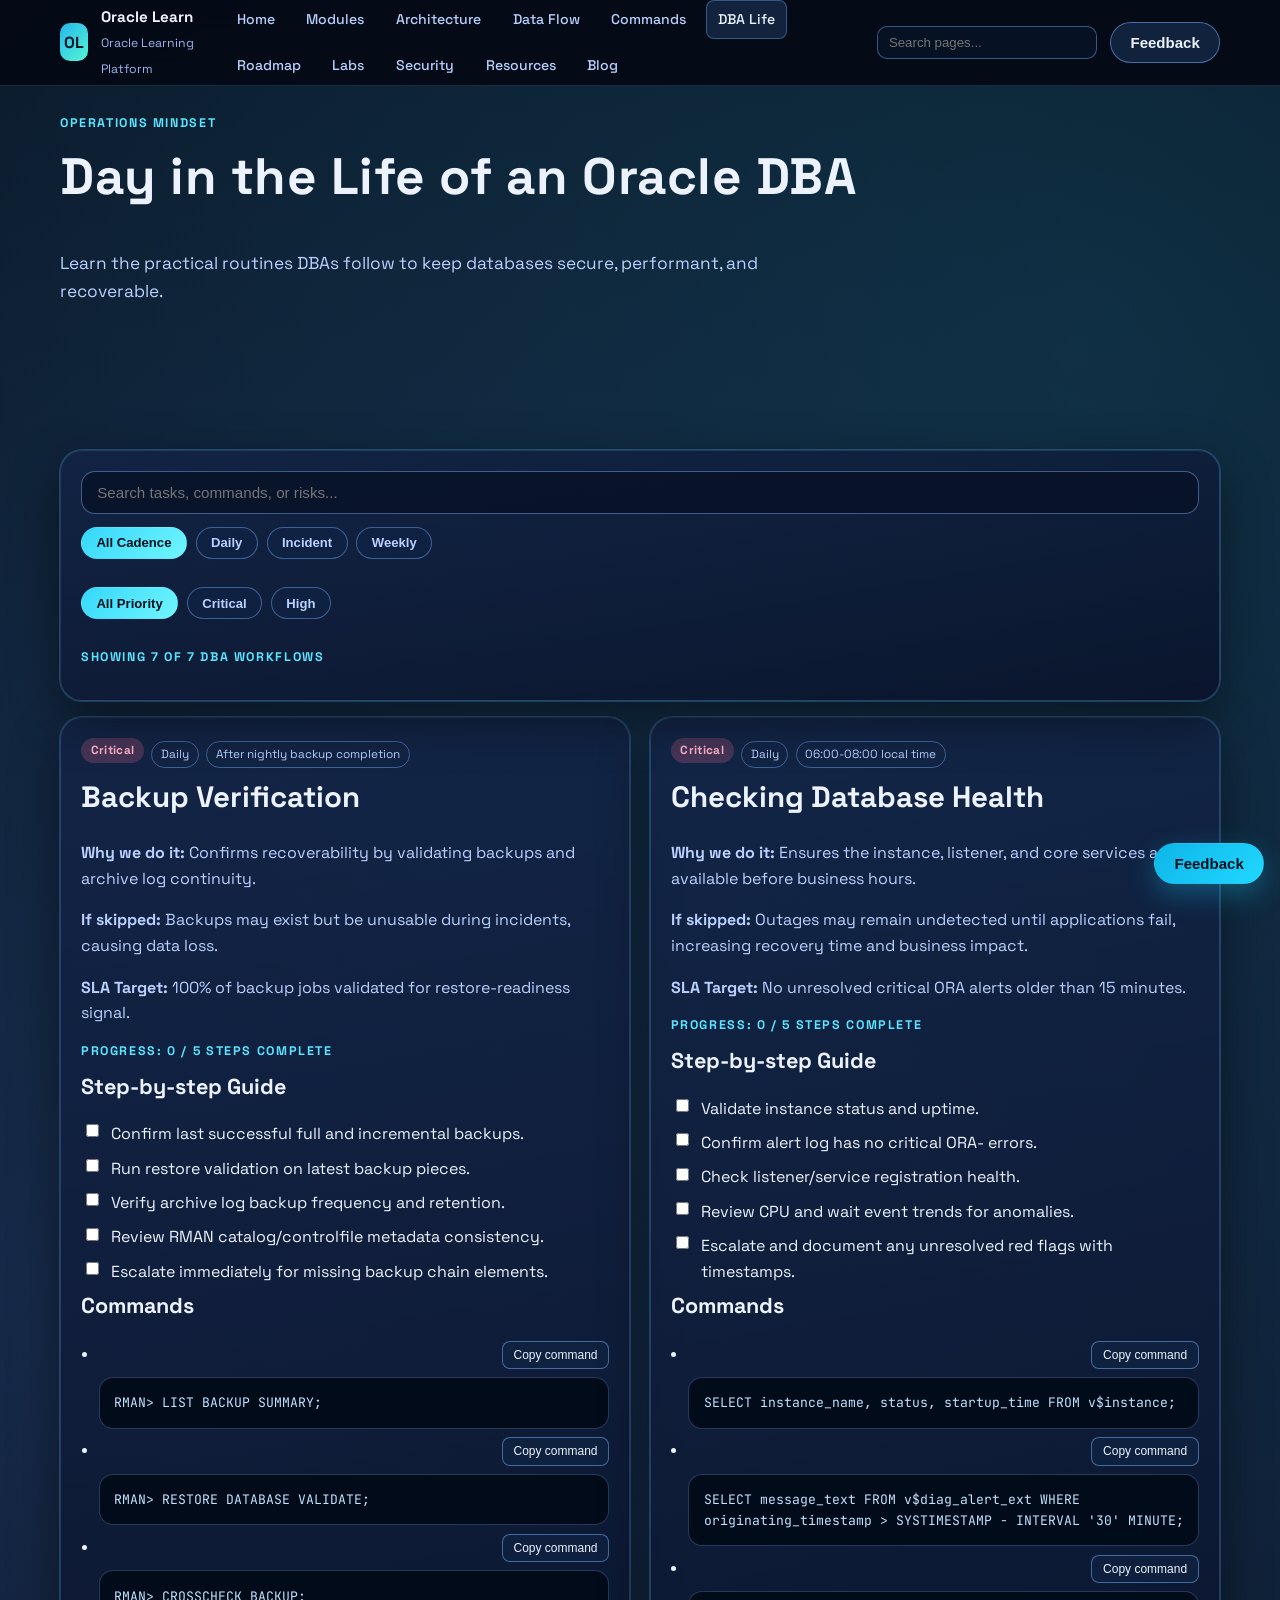
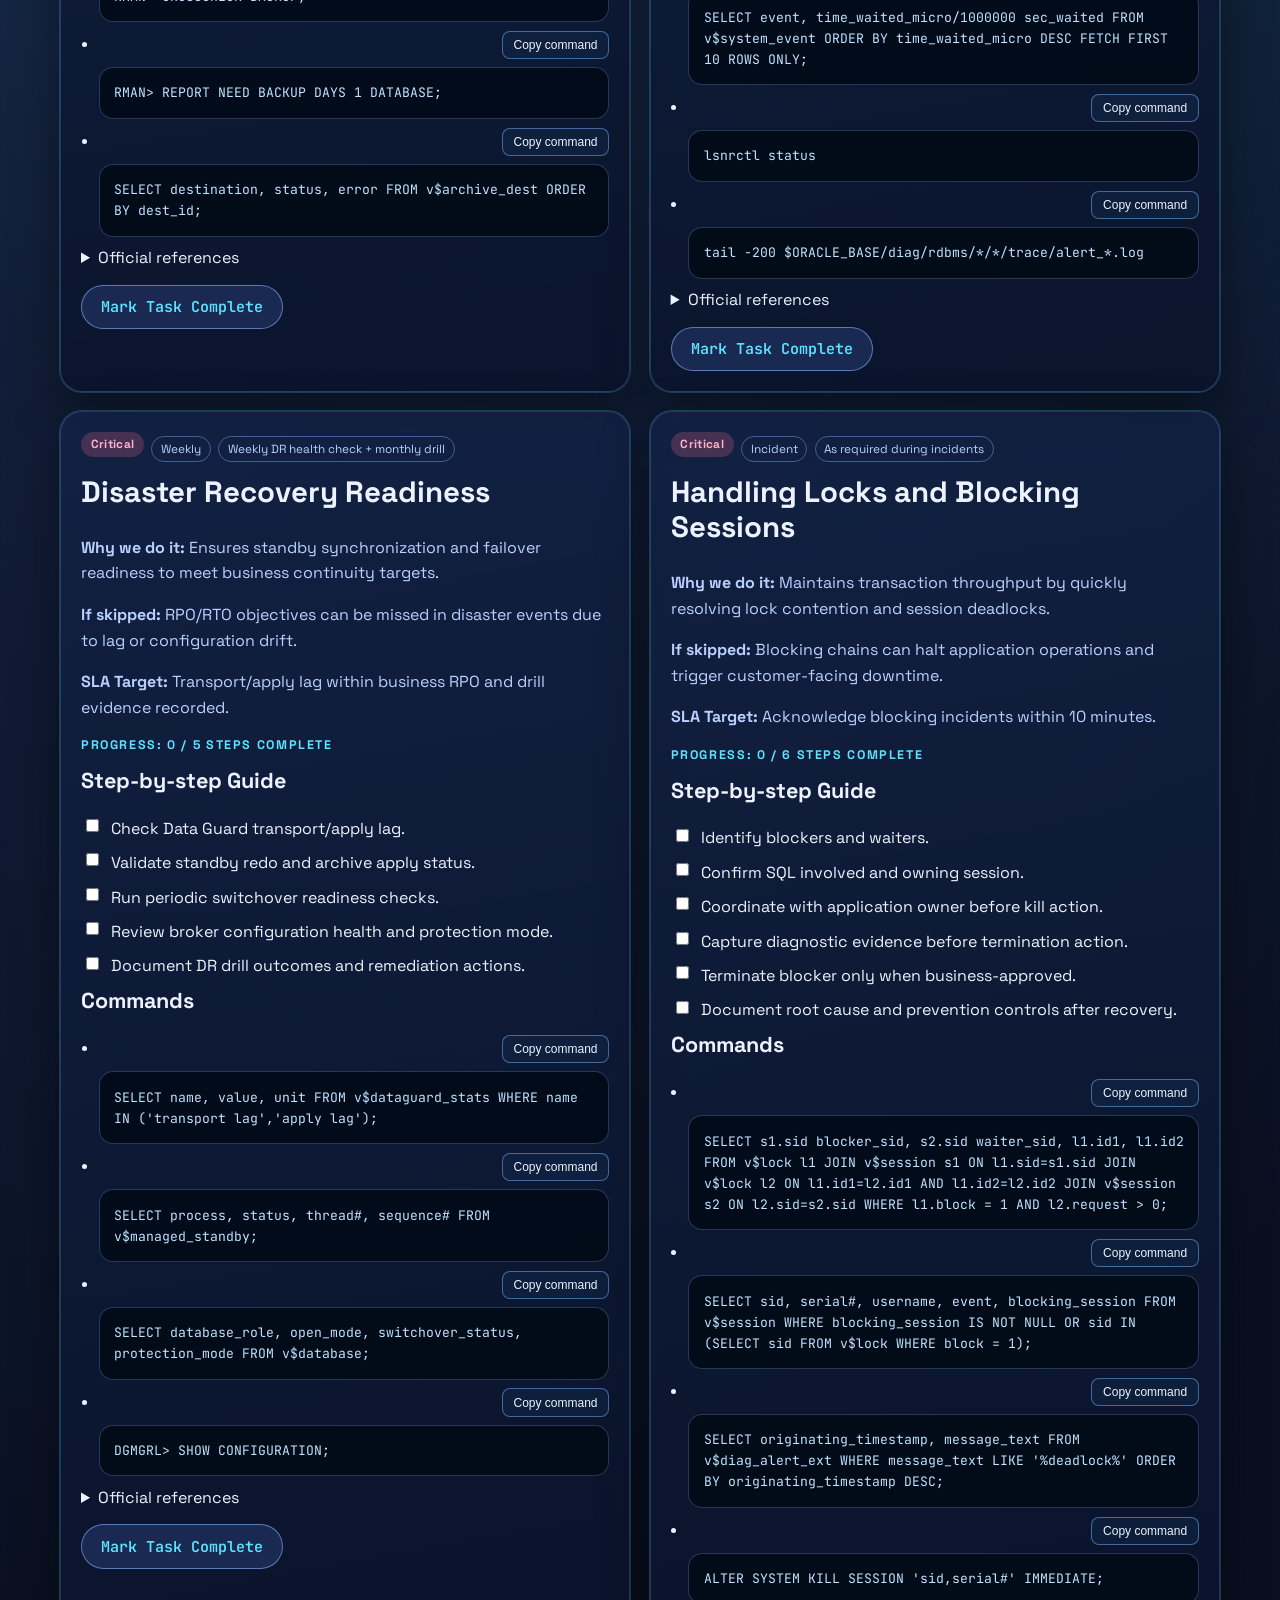
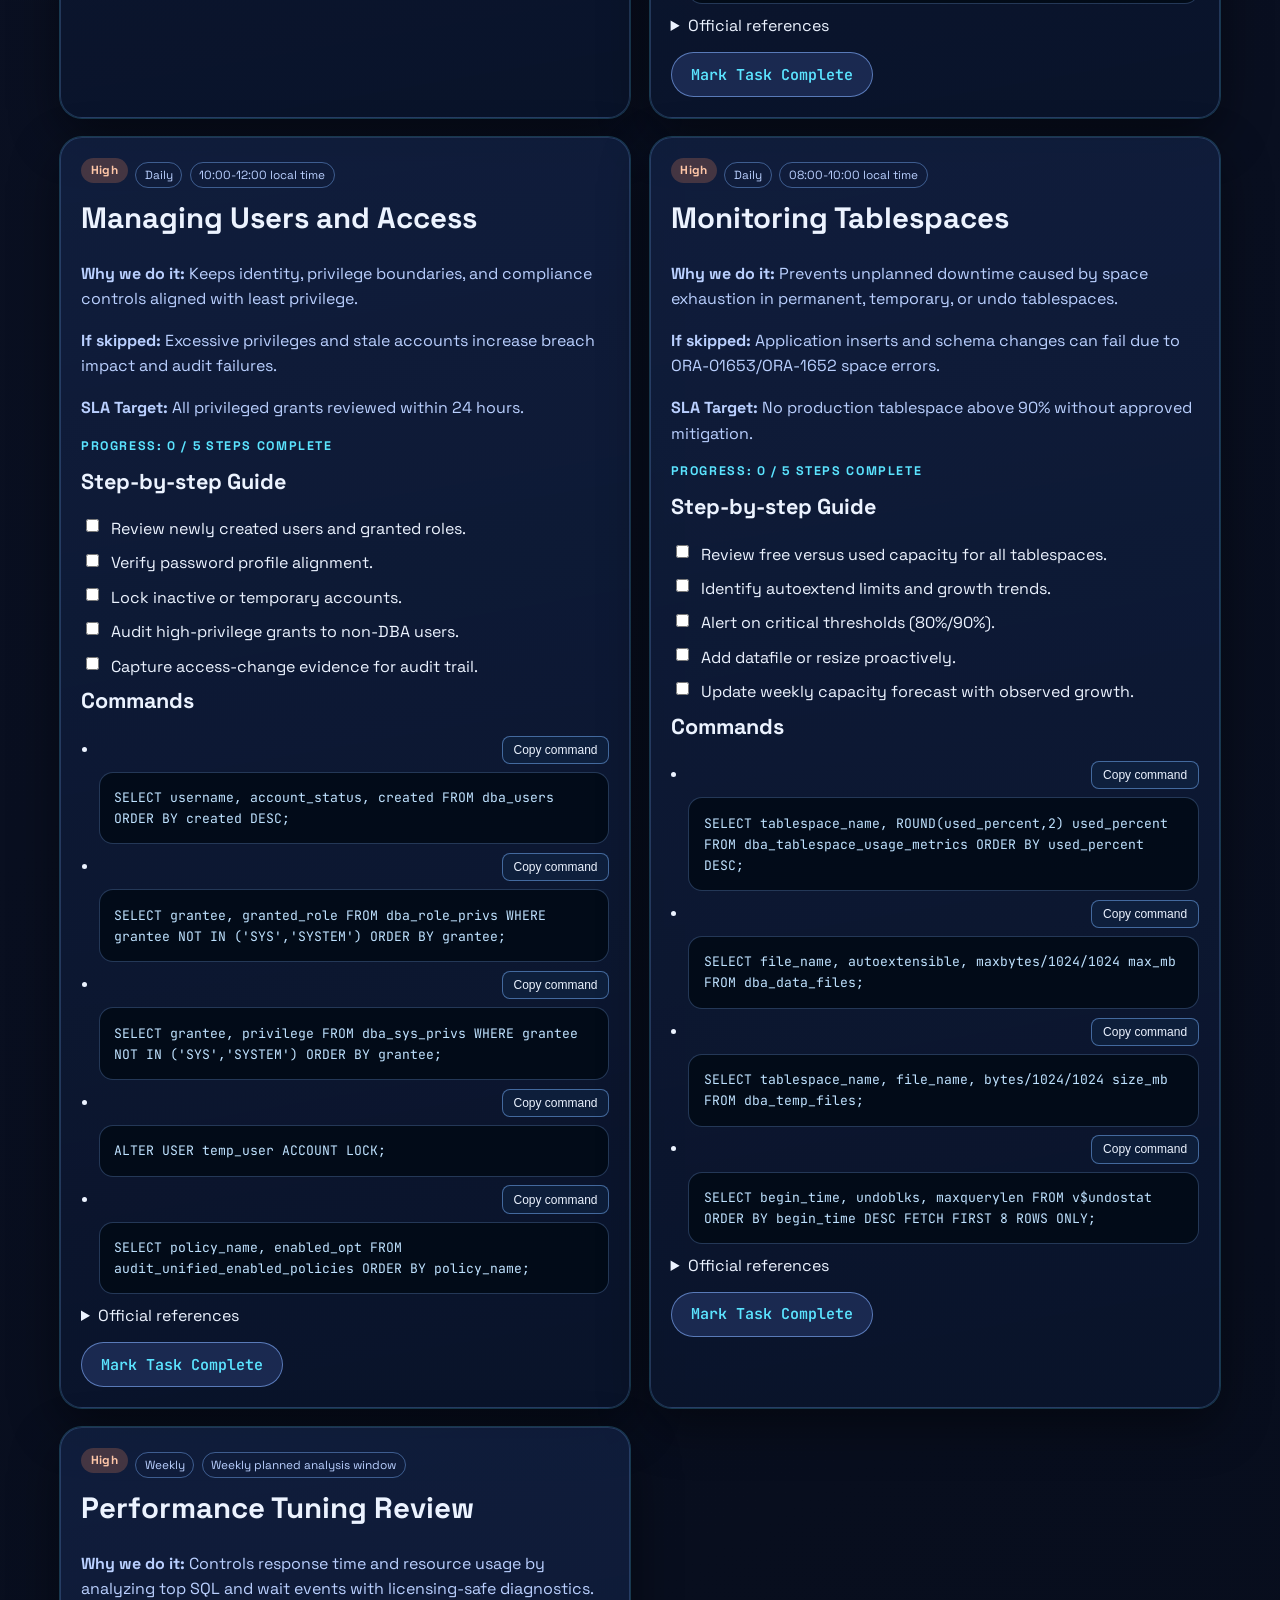
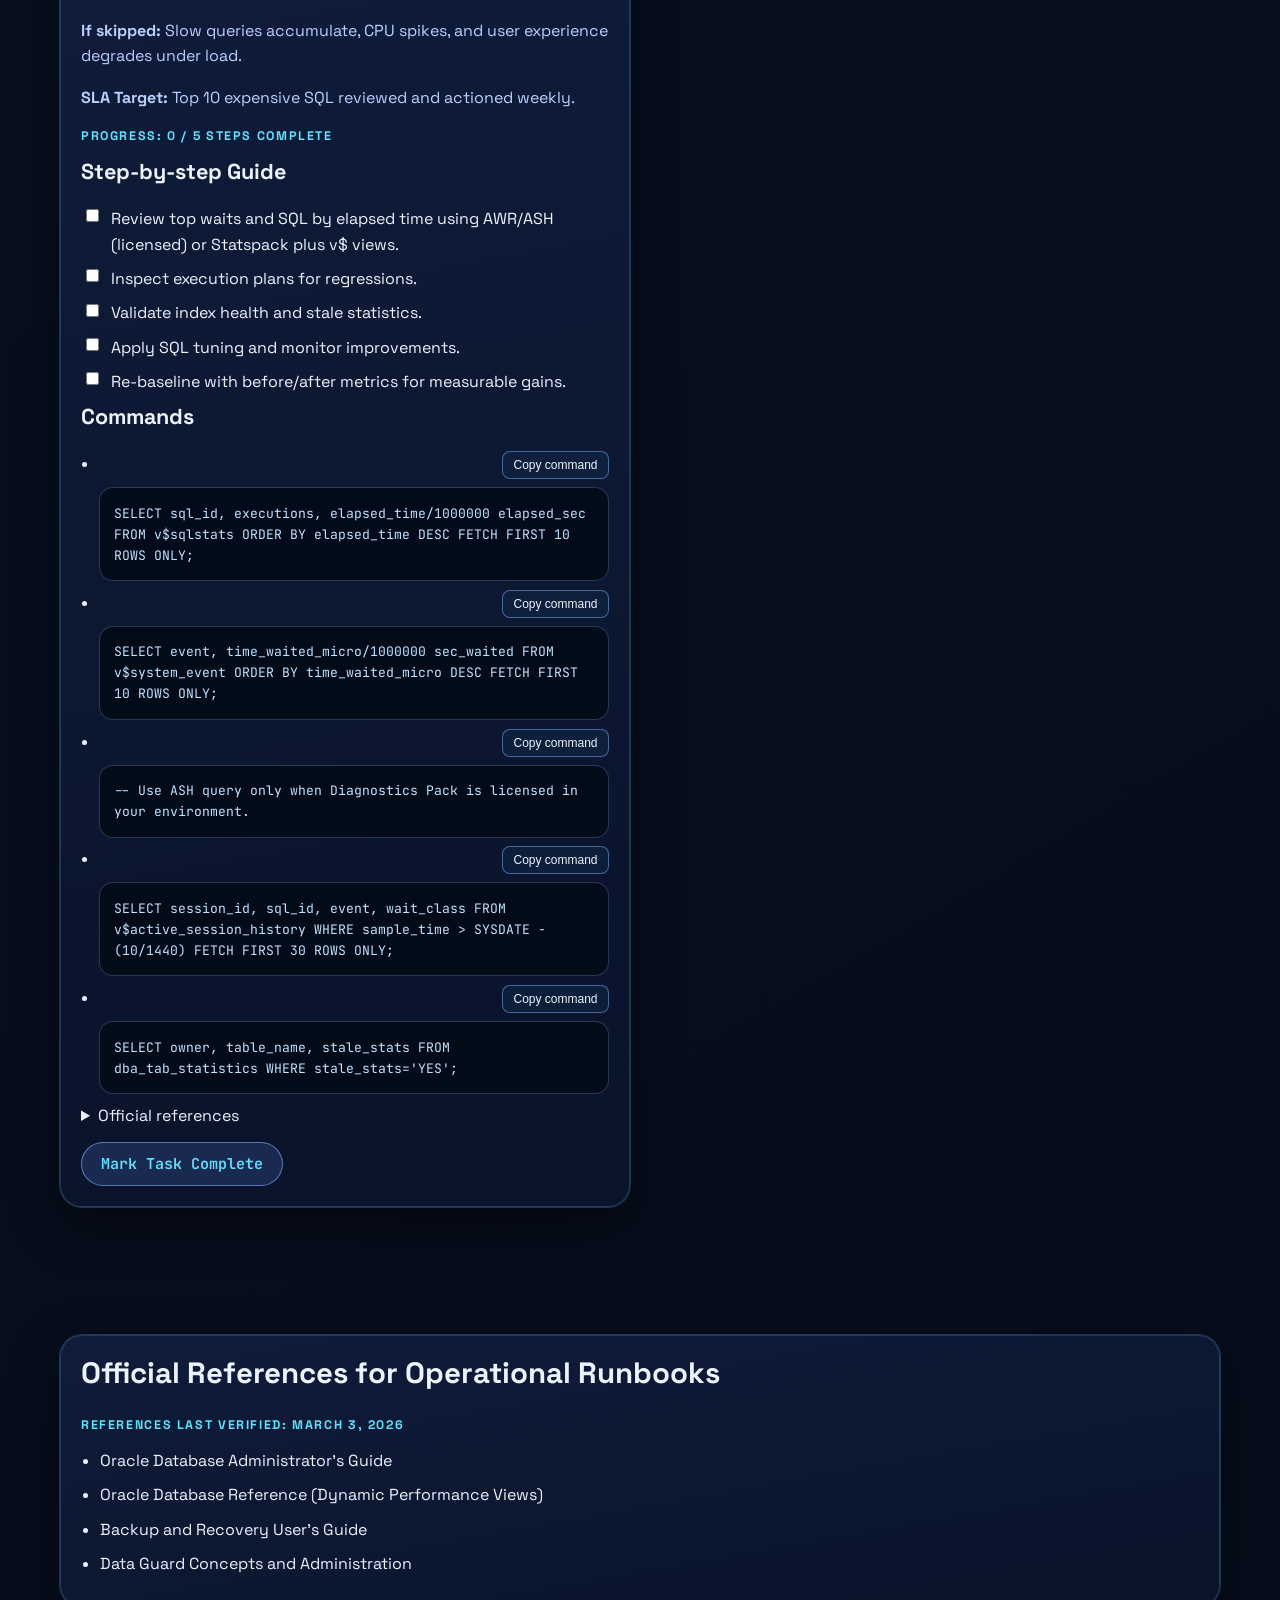
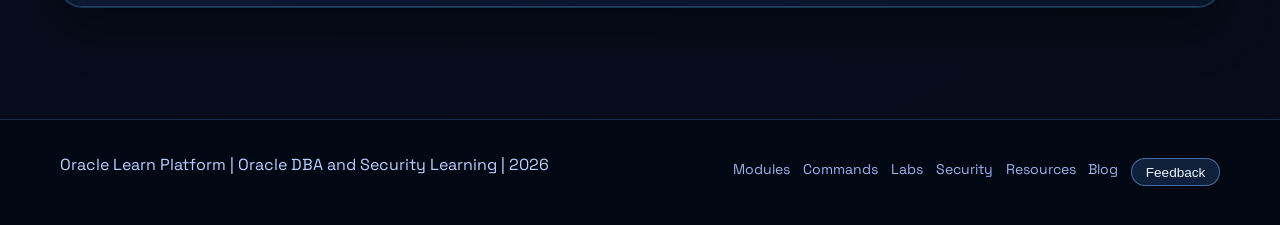
<file: dba-life.html>
<!DOCTYPE html>
<html lang="en">
  <head>
    <meta charset="UTF-8" />
    <meta name="viewport" content="width=device-width, initial-scale=1.0" />
    <title>Day in the Life of Oracle DBA | Oracle Learn</title>
    <meta name="description" content="Practical Oracle DBA daily workflows with steps, commands, and operational impact." />
    <link rel="preconnect" href="https://fonts.googleapis.com" />
    <link rel="preconnect" href="https://fonts.gstatic.com" crossorigin />
    <link
      href="https://fonts.googleapis.com/css2?family=JetBrains+Mono:wght@400;600&family=Space+Grotesk:wght@400;500;600;700&display=swap"
      rel="stylesheet"
    />
    <link rel="stylesheet" href="assets/css/base.css?v=20260303j" />
    <link rel="stylesheet" href="assets/css/components.css?v=20260303j" />
    <link rel="stylesheet" href="assets/css/pages.css?v=20260303j" />
    <link rel="stylesheet" href="assets/css/animations.css?v=20260303j" />
  </head>
  <body class="page-dba-life">
    <div data-site-nav></div>
    <main>
      <section class="section page-hero">
        <div class="container">
          <p class="eyebrow">Operations Mindset</p>
          <h1>Day in the Life of an Oracle DBA</h1>
          <p class="lead">Learn the practical routines DBAs follow to keep databases secure, performant, and recoverable.</p>
        </div>
      </section>

      <section class="section">
        <div class="container">
          <div class="card task-toolbar reveal">
            <label for="task-search" class="sr-only">Search tasks</label>
            <input id="task-search" class="search-input" type="search" placeholder="Search tasks, commands, or risks..." />
            <div id="task-cadence-filters" class="filter-row" role="group" aria-label="Filter by cadence"></div>
            <div id="task-priority-filters" class="filter-row" role="group" aria-label="Filter by priority"></div>
            <p id="task-count" class="eyebrow">Loading DBA task workflows...</p>
          </div>

          <div id="task-grid" class="card-grid two-col"></div>
        </div>
      </section>

      <section class="section">
        <div class="container">
          <article class="card reveal">
            <h2>Official References for Operational Runbooks</h2>
            <p class="eyebrow">References last verified: March 3, 2026</p>
            <ul>
              <li><a href="https://docs.oracle.com/en/database/oracle/oracle-database/19/admin/" target="_blank" rel="noreferrer">Oracle Database Administrator's Guide</a></li>
              <li><a href="https://docs.oracle.com/en/database/oracle/oracle-database/19/refrn/" target="_blank" rel="noreferrer">Oracle Database Reference (Dynamic Performance Views)</a></li>
              <li><a href="https://docs.oracle.com/en/database/oracle/oracle-database/19/bradv/" target="_blank" rel="noreferrer">Backup and Recovery User's Guide</a></li>
              <li><a href="https://docs.oracle.com/en/database/oracle/oracle-database/19/sbydb/" target="_blank" rel="noreferrer">Data Guard Concepts and Administration</a></li>
            </ul>
          </article>
        </div>
      </section>
    </main>
    <div data-site-footer></div>
    <script type="module" src="assets/js/main.js?v=20260303j"></script>
    <script type="module" src="assets/js/features/dba-life.js?v=20260303j"></script>
  </body>
</html>
</file>
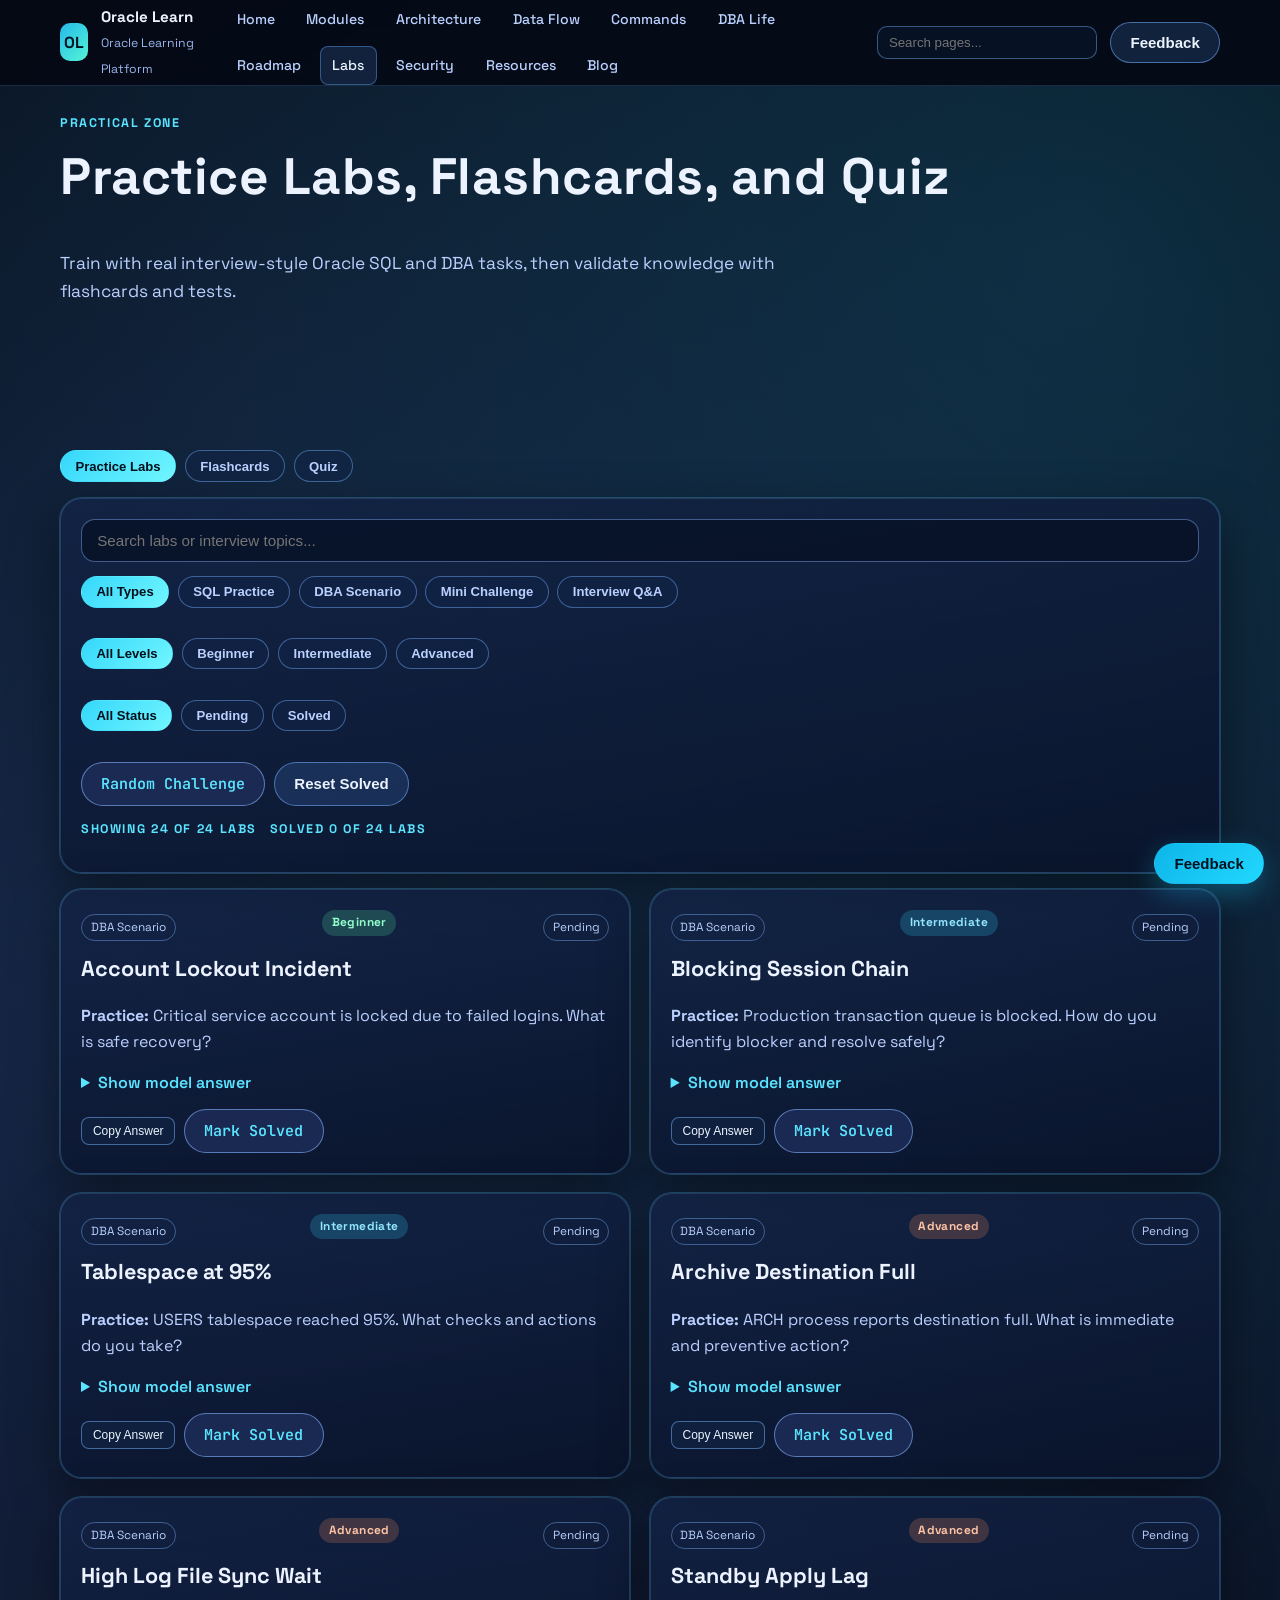
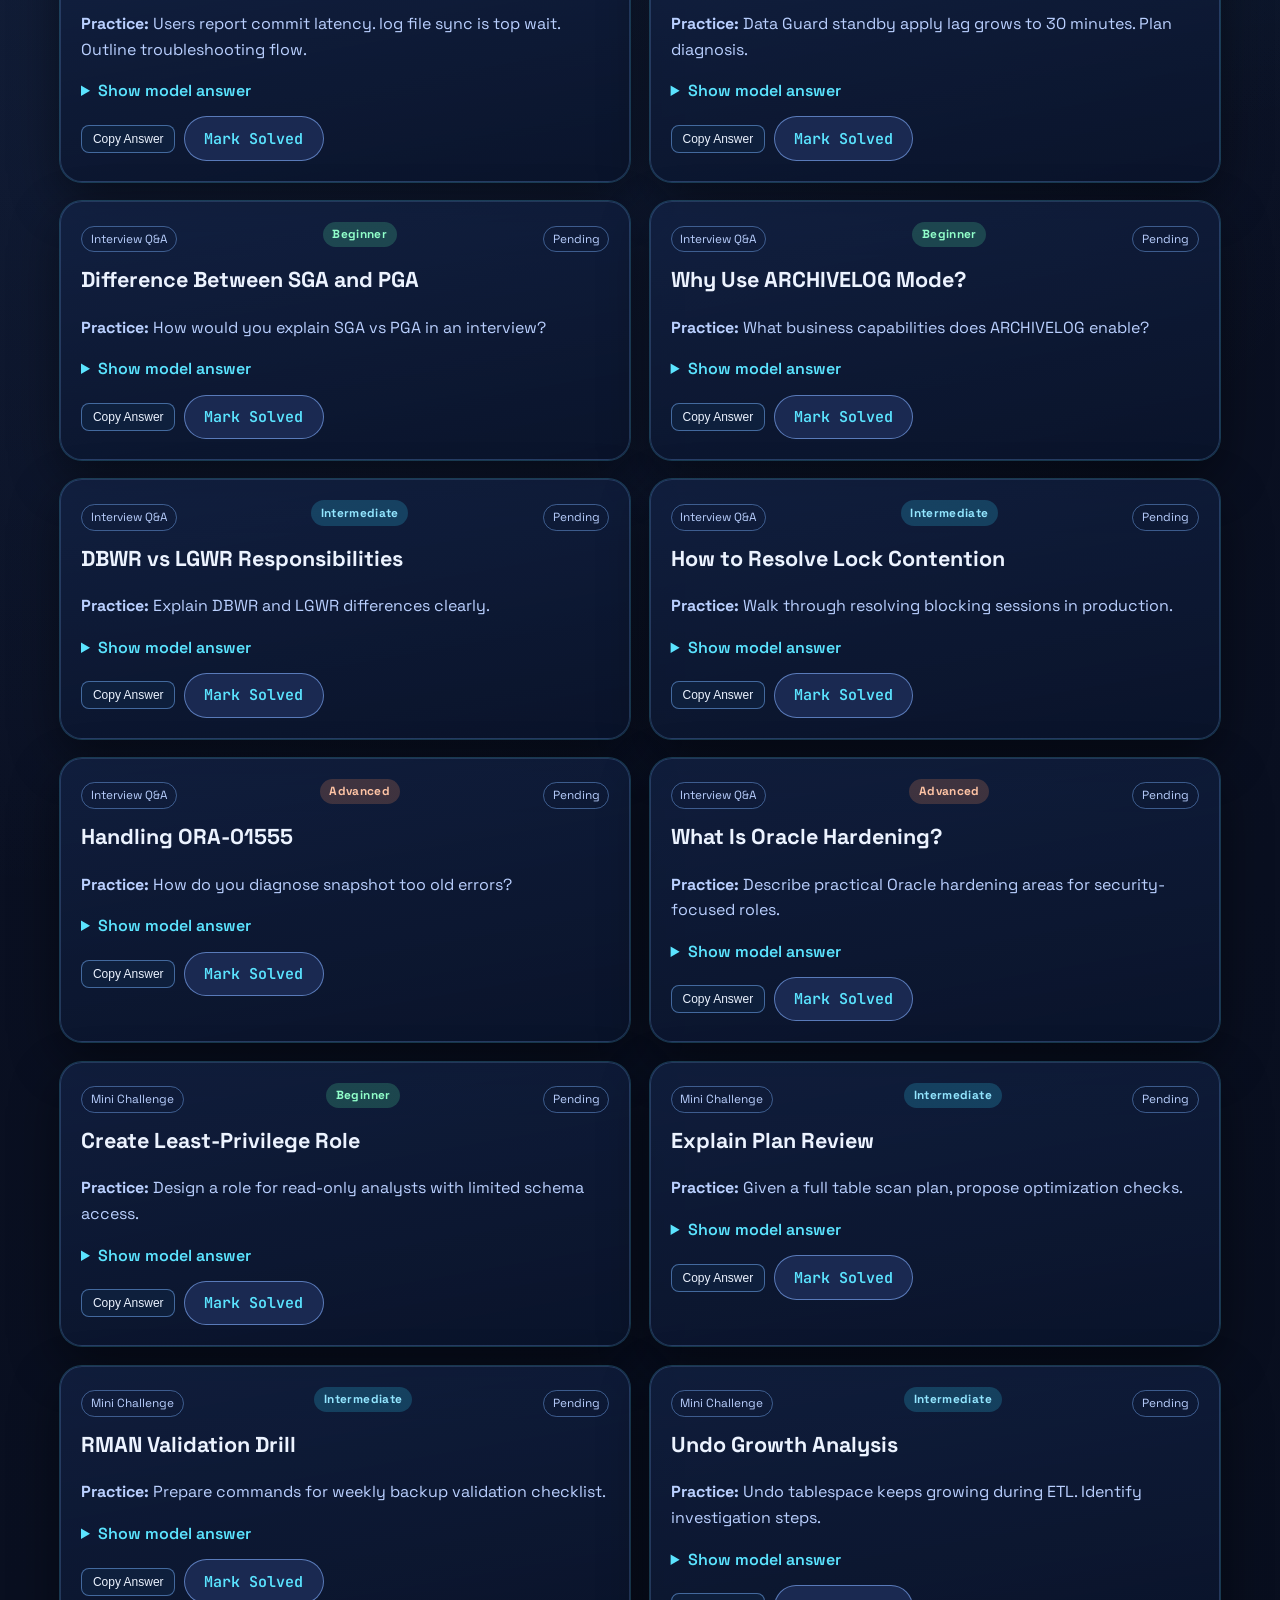
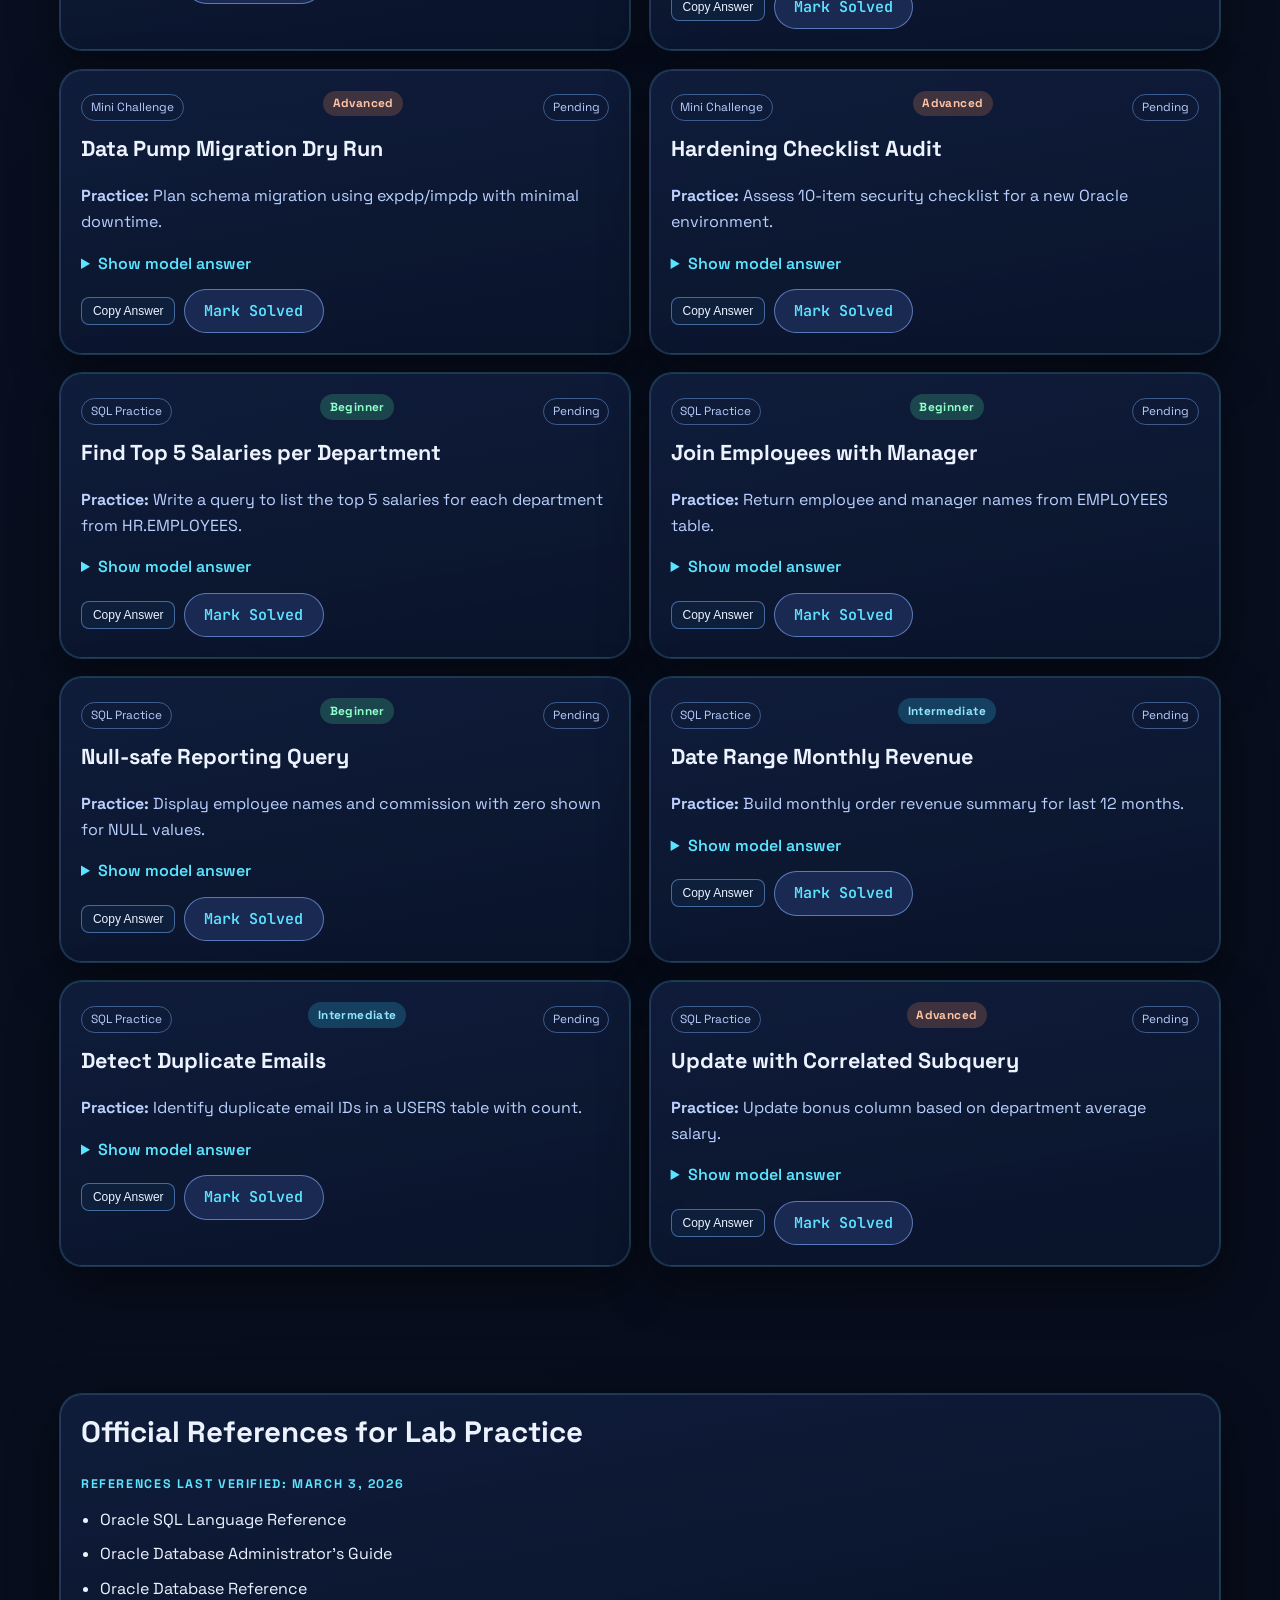
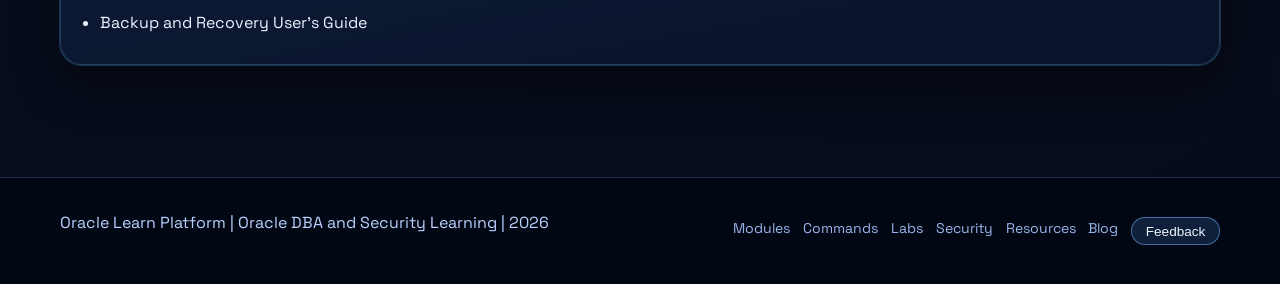
<file: labs.html>
<!DOCTYPE html>
<html lang="en">
  <head>
    <meta charset="UTF-8" />
    <meta name="viewport" content="width=device-width, initial-scale=1.0" />
    <title>Oracle Labs, Flashcards, Quiz | Oracle Learn</title>
    <meta name="description" content="Hands-on Oracle SQL labs, DBA scenario drills, flashcards, and interview quiz preparation." />
    <link rel="preconnect" href="https://fonts.googleapis.com" />
    <link rel="preconnect" href="https://fonts.gstatic.com" crossorigin />
    <link
      href="https://fonts.googleapis.com/css2?family=JetBrains+Mono:wght@400;600&family=Space+Grotesk:wght@400;500;600;700&display=swap"
      rel="stylesheet"
    />
    <link rel="stylesheet" href="assets/css/base.css?v=20260303j" />
    <link rel="stylesheet" href="assets/css/components.css?v=20260303j" />
    <link rel="stylesheet" href="assets/css/pages.css?v=20260303j" />
    <link rel="stylesheet" href="assets/css/animations.css?v=20260303j" />
  </head>
  <body class="page-labs">
    <div data-site-nav></div>
    <main>
      <section class="section page-hero">
        <div class="container">
          <p class="eyebrow">Practical Zone</p>
          <h1>Practice Labs, Flashcards, and Quiz</h1>
          <p class="lead">Train with real interview-style Oracle SQL and DBA tasks, then validate knowledge with flashcards and tests.</p>
        </div>
      </section>

      <section class="section">
        <div class="container">
          <div class="tab-row" role="tablist" aria-label="Labs sections">
            <button class="chip is-active" id="tab-btn-labs" type="button" role="tab" aria-selected="true" aria-controls="tab-labs" data-tab="labs">Practice Labs</button>
            <button class="chip" id="tab-btn-flashcards" type="button" role="tab" aria-selected="false" aria-controls="tab-flashcards" data-tab="flashcards">Flashcards</button>
            <button class="chip" id="tab-btn-quiz" type="button" role="tab" aria-selected="false" aria-controls="tab-quiz" data-tab="quiz">Quiz</button>
          </div>

          <section class="tab-panel is-active" id="tab-labs" role="tabpanel" aria-labelledby="tab-btn-labs" tabindex="0">
            <div class="command-toolbar card">
              <label class="sr-only" for="lab-search">Search labs</label>
              <input id="lab-search" class="search-input" type="search" placeholder="Search labs or interview topics..." />
              <div class="filter-row" role="group" aria-label="Filter labs by type">
                <button class="chip is-active" data-lab-type="all" type="button">All Types</button>
                <button class="chip" data-lab-type="SQL Practice" type="button">SQL Practice</button>
                <button class="chip" data-lab-type="DBA Scenario" type="button">DBA Scenario</button>
                <button class="chip" data-lab-type="Mini Challenge" type="button">Mini Challenge</button>
                <button class="chip" data-lab-type="Interview Q&A" type="button">Interview Q&A</button>
              </div>
              <div class="filter-row" role="group" aria-label="Filter labs by difficulty">
                <button class="chip is-active" data-lab-level="all" type="button">All Levels</button>
                <button class="chip" data-lab-level="Beginner" type="button">Beginner</button>
                <button class="chip" data-lab-level="Intermediate" type="button">Intermediate</button>
                <button class="chip" data-lab-level="Advanced" type="button">Advanced</button>
              </div>
              <div class="filter-row" role="group" aria-label="Filter labs by solved status">
                <button class="chip is-active" data-lab-status="all" type="button">All Status</button>
                <button class="chip" data-lab-status="pending" type="button">Pending</button>
                <button class="chip" data-lab-status="solved" type="button">Solved</button>
              </div>
              <div class="lab-toolbar-actions">
                <button id="lab-random" class="btn btn-terminal" type="button">Random Challenge</button>
                <button id="lab-reset-progress" class="btn btn-secondary" type="button">Reset Solved</button>
              </div>
              <div class="lab-stats">
                <p id="lab-count" class="eyebrow">Loading labs...</p>
                <p id="lab-progress" class="eyebrow">Solved 0 of 0 labs</p>
              </div>
            </div>
            <div id="lab-grid" class="card-grid two-col"></div>
          </section>

          <section class="tab-panel" id="tab-flashcards" role="tabpanel" aria-labelledby="tab-btn-flashcards" tabindex="0" hidden>
            <article class="card flashcard-wrap">
              <p class="eyebrow" id="flashcard-meta">Topic</p>
              <div id="flashcard" class="flashcard" tabindex="0" role="button" aria-label="Flip flashcard">
                <div class="flashcard-inner">
                  <div class="flashcard-face flashcard-front" id="flashcard-front">Front</div>
                  <div class="flashcard-face flashcard-back" id="flashcard-back">Back</div>
                </div>
              </div>
              <div class="flow-controls">
                <button class="btn btn-secondary" id="flashcard-prev" type="button">Previous</button>
                <button class="btn btn-terminal" id="flashcard-flip" type="button">Flip</button>
                <button class="btn btn-primary" id="flashcard-next" type="button">Next</button>
              </div>
            </article>
          </section>

          <section class="tab-panel" id="tab-quiz" role="tabpanel" aria-labelledby="tab-btn-quiz" tabindex="0" hidden>
            <article class="card quiz-wrap" aria-live="polite">
              <p class="eyebrow" id="quiz-progress">Question 1</p>
              <h2 id="quiz-question">Loading question...</h2>
              <div id="quiz-options" class="quiz-options"></div>
              <p id="quiz-feedback" class="quiz-feedback"></p>
              <div class="flow-controls">
                <button class="btn btn-secondary" id="quiz-next" type="button">Next Question</button>
                <button class="btn btn-terminal" id="quiz-reset" type="button">Reset Quiz</button>
              </div>
              <p id="quiz-score" class="quiz-score">Score: 0</p>
            </article>
          </section>
        </div>
      </section>

      <section class="section">
        <div class="container">
          <article class="card">
            <h2>Official References for Lab Practice</h2>
            <p class="eyebrow">References last verified: March 3, 2026</p>
            <ul>
              <li><a href="https://docs.oracle.com/en/database/oracle/oracle-database/19/sqlrf/" target="_blank" rel="noreferrer">Oracle SQL Language Reference</a></li>
              <li><a href="https://docs.oracle.com/en/database/oracle/oracle-database/19/admin/" target="_blank" rel="noreferrer">Oracle Database Administrator's Guide</a></li>
              <li><a href="https://docs.oracle.com/en/database/oracle/oracle-database/19/refrn/" target="_blank" rel="noreferrer">Oracle Database Reference</a></li>
              <li><a href="https://docs.oracle.com/en/database/oracle/oracle-database/19/bradv/" target="_blank" rel="noreferrer">Backup and Recovery User's Guide</a></li>
            </ul>
          </article>
        </div>
      </section>
    </main>
    <div data-site-footer></div>
    <script type="module" src="assets/js/main.js?v=20260303j"></script>
    <script type="module" src="assets/js/features/labs.js?v=20260303j"></script>
    <script type="module" src="assets/js/features/quiz.js?v=20260303j"></script>
  </body>
</html>
</file>
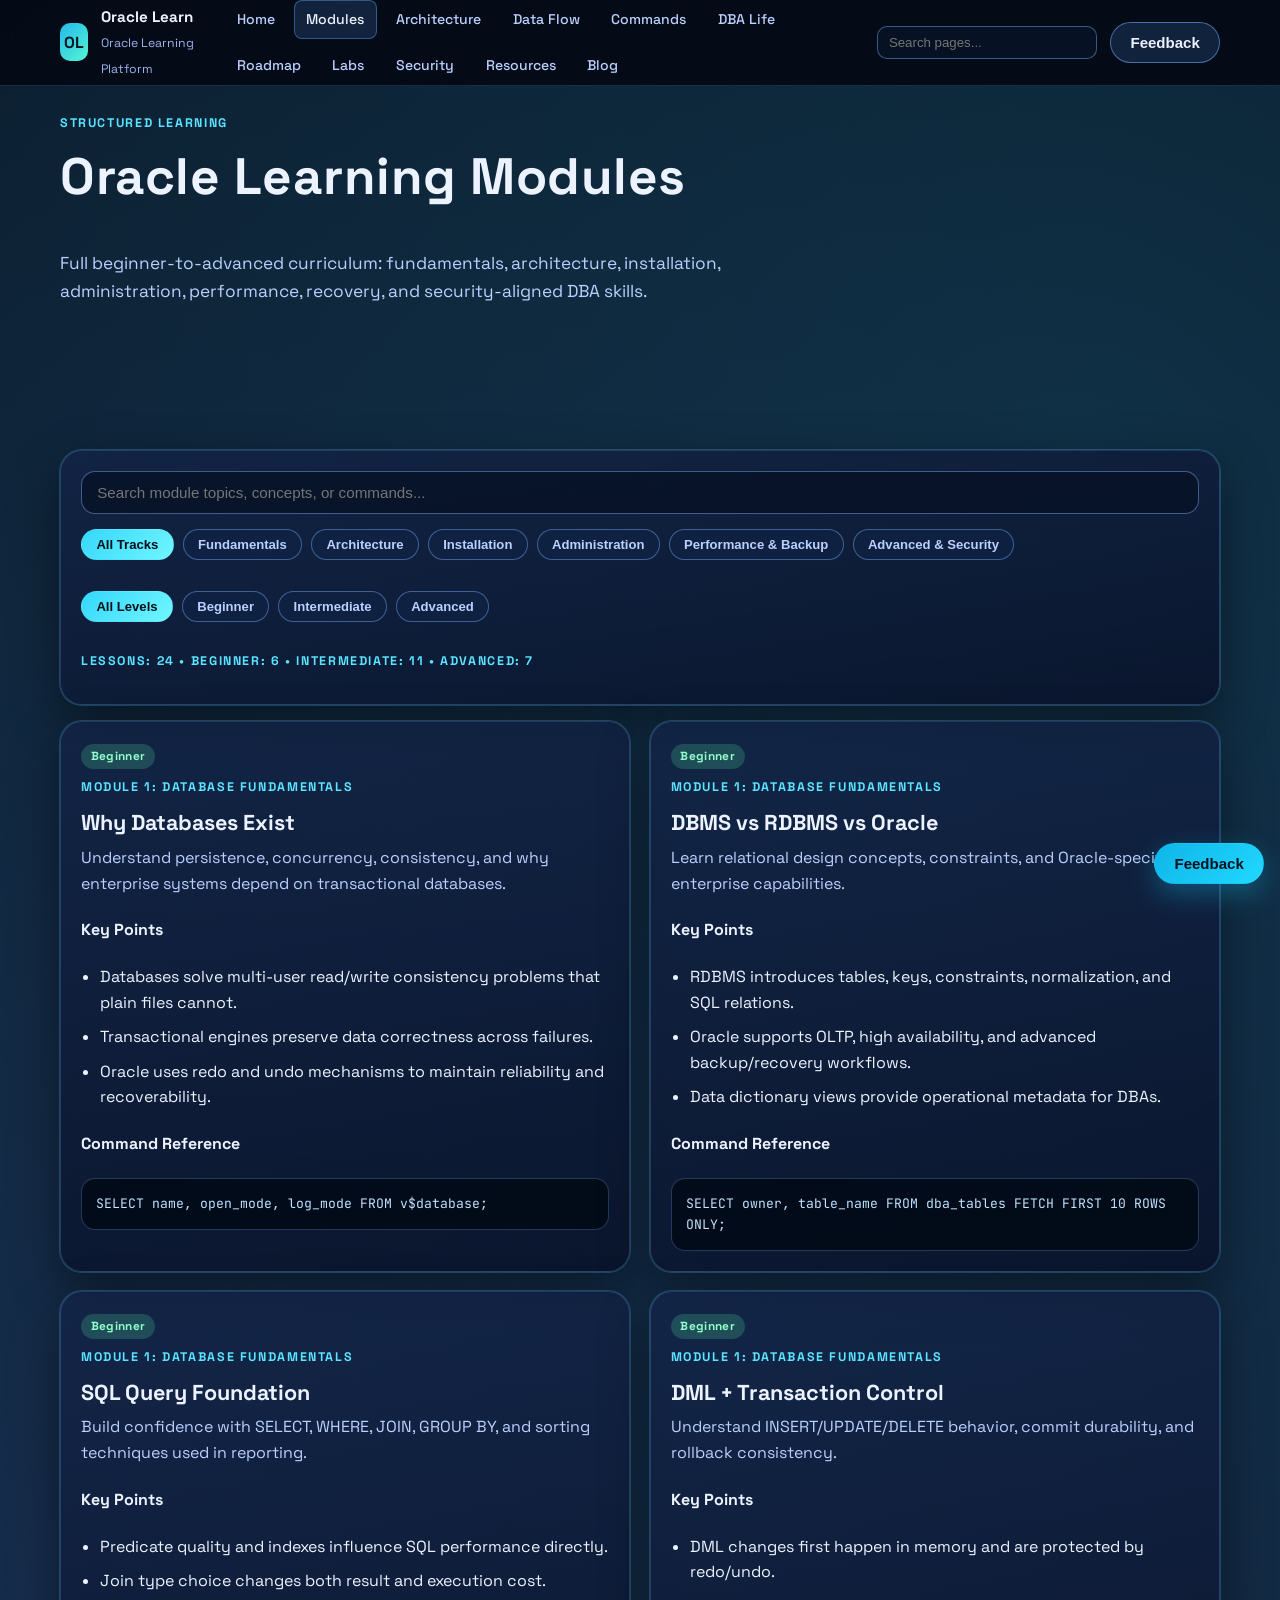
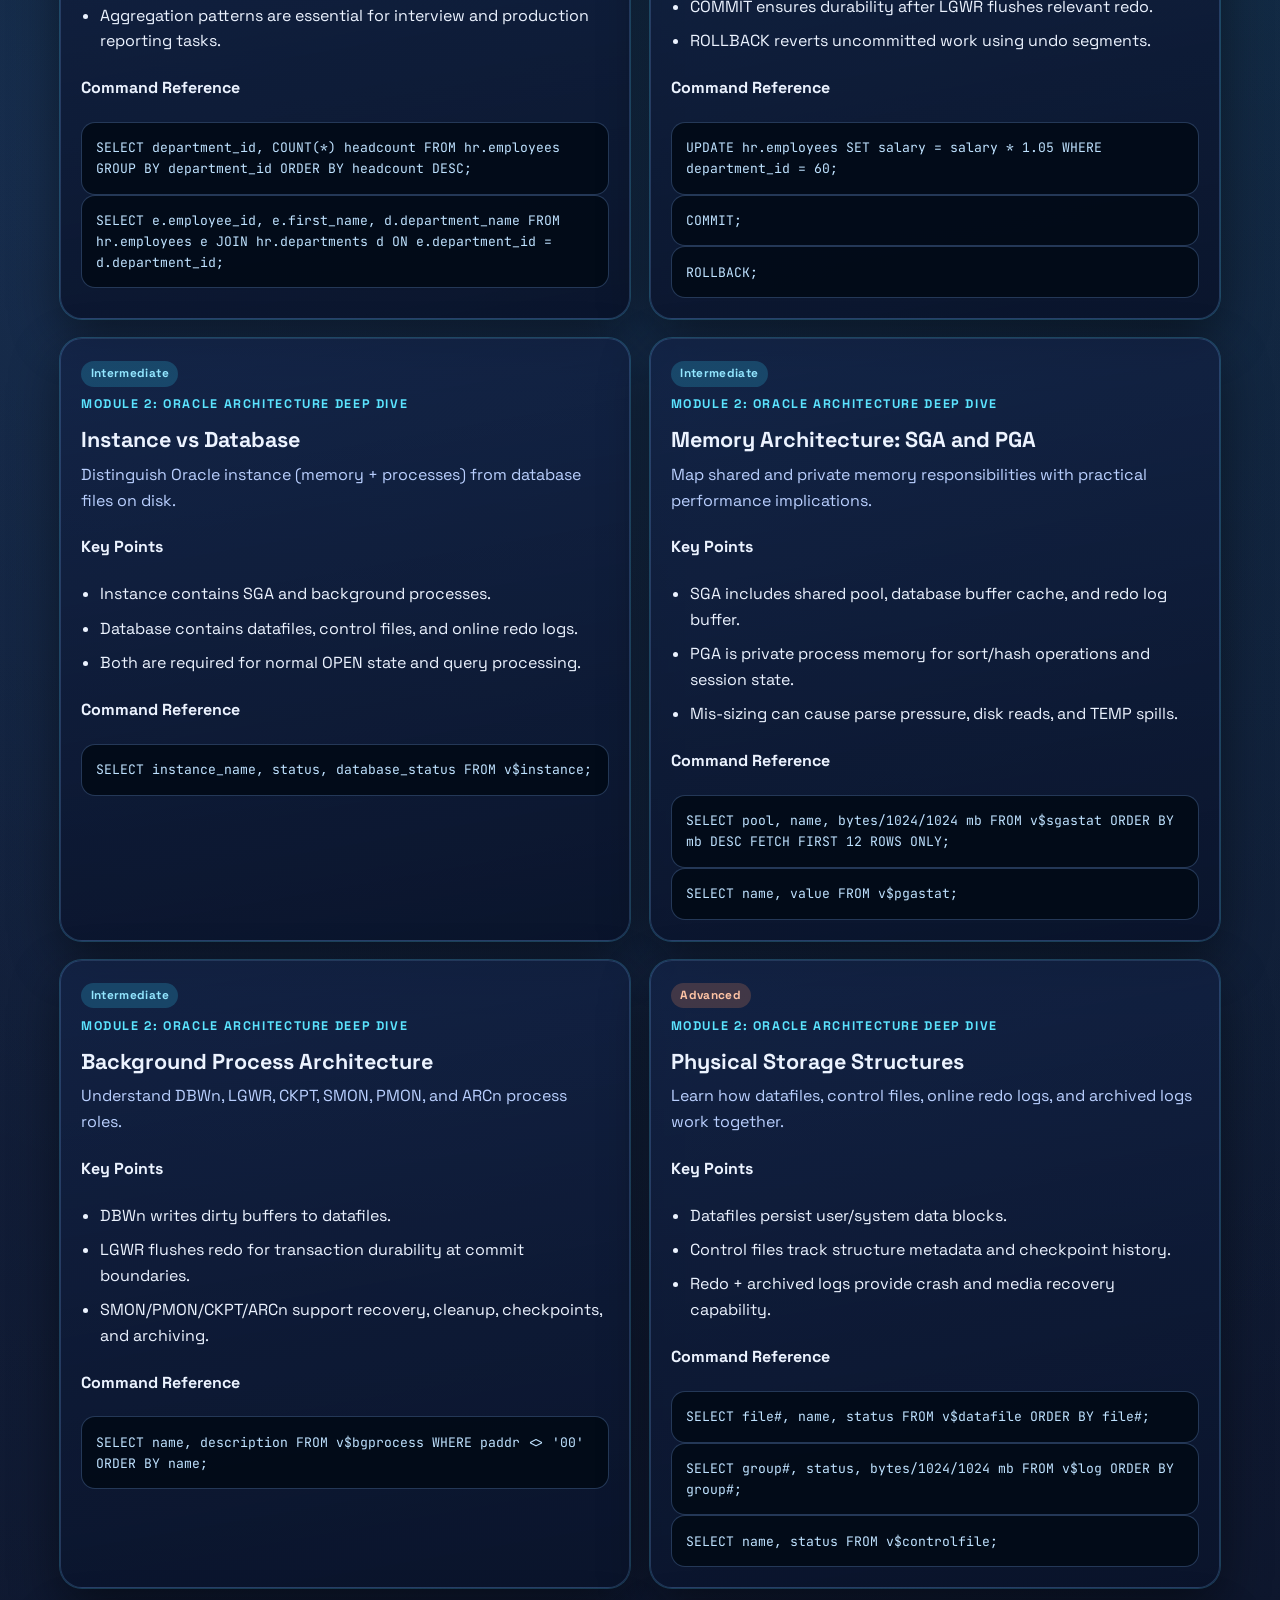
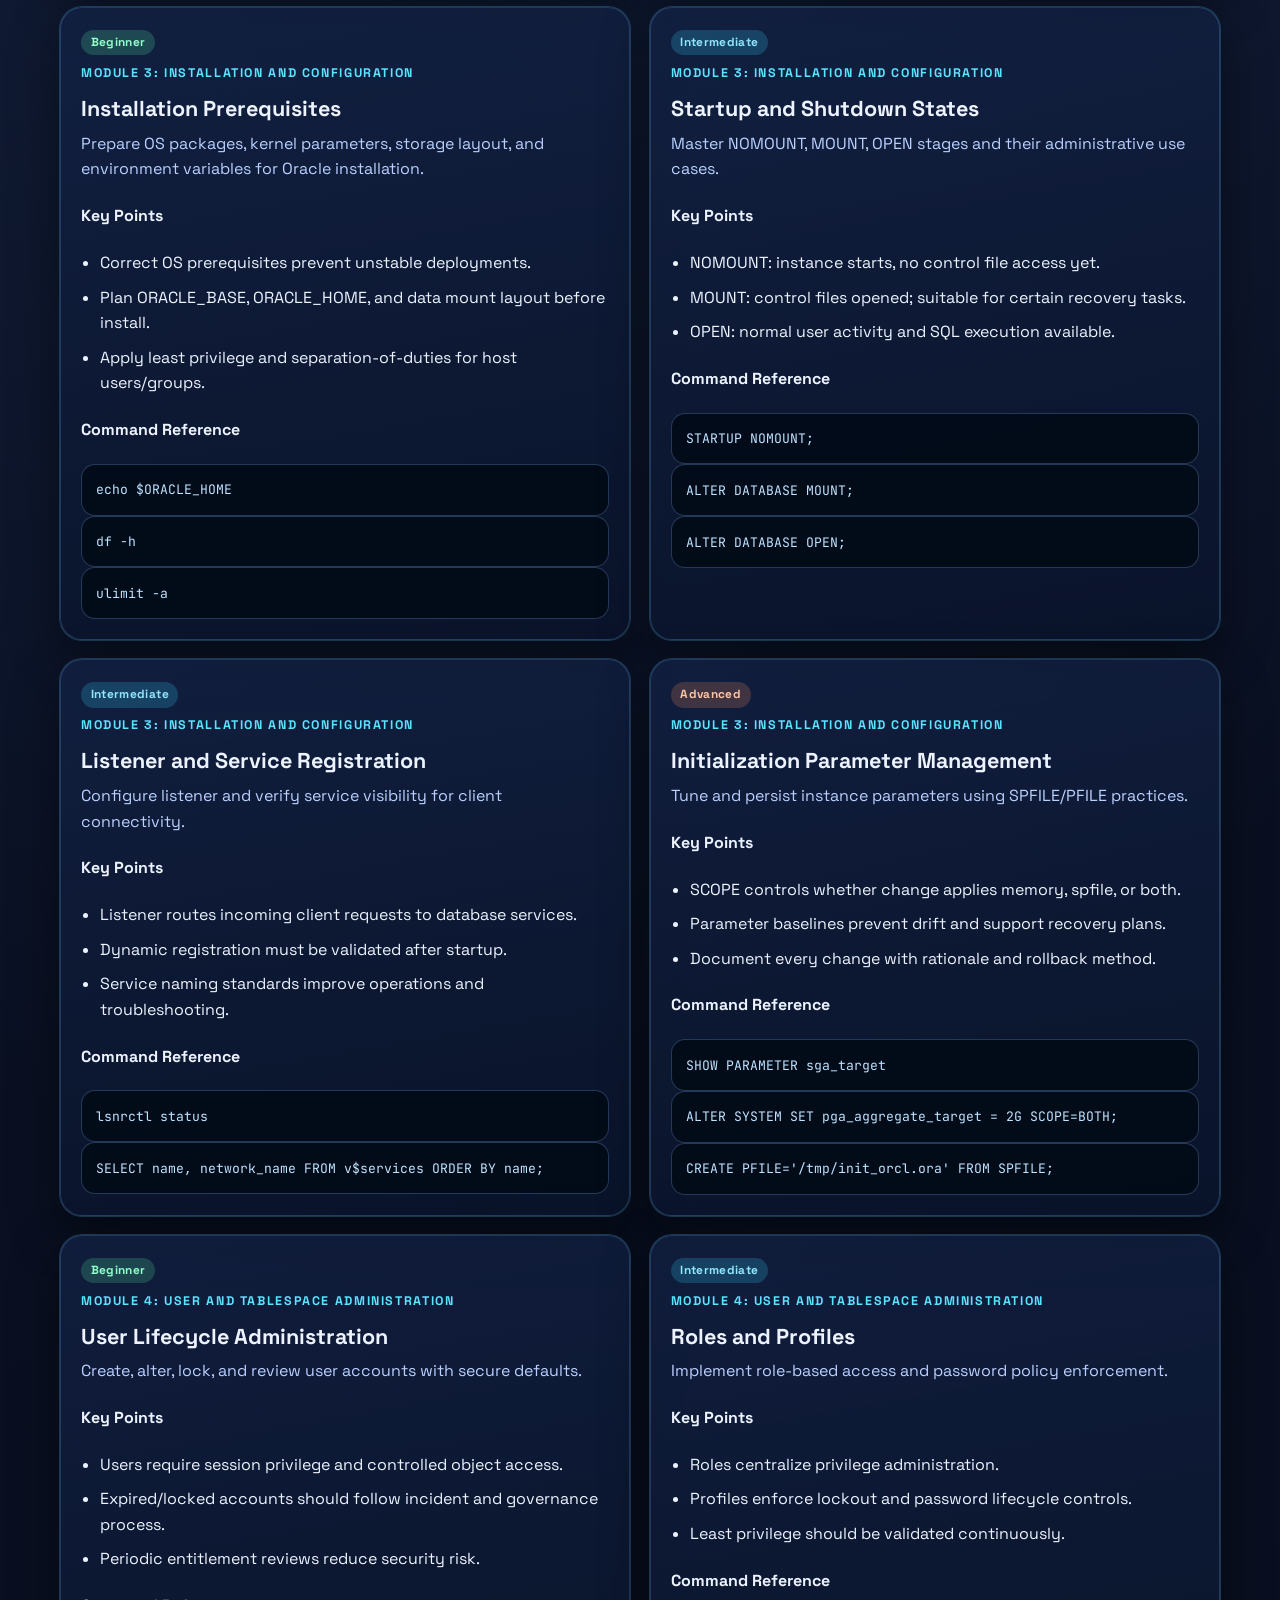
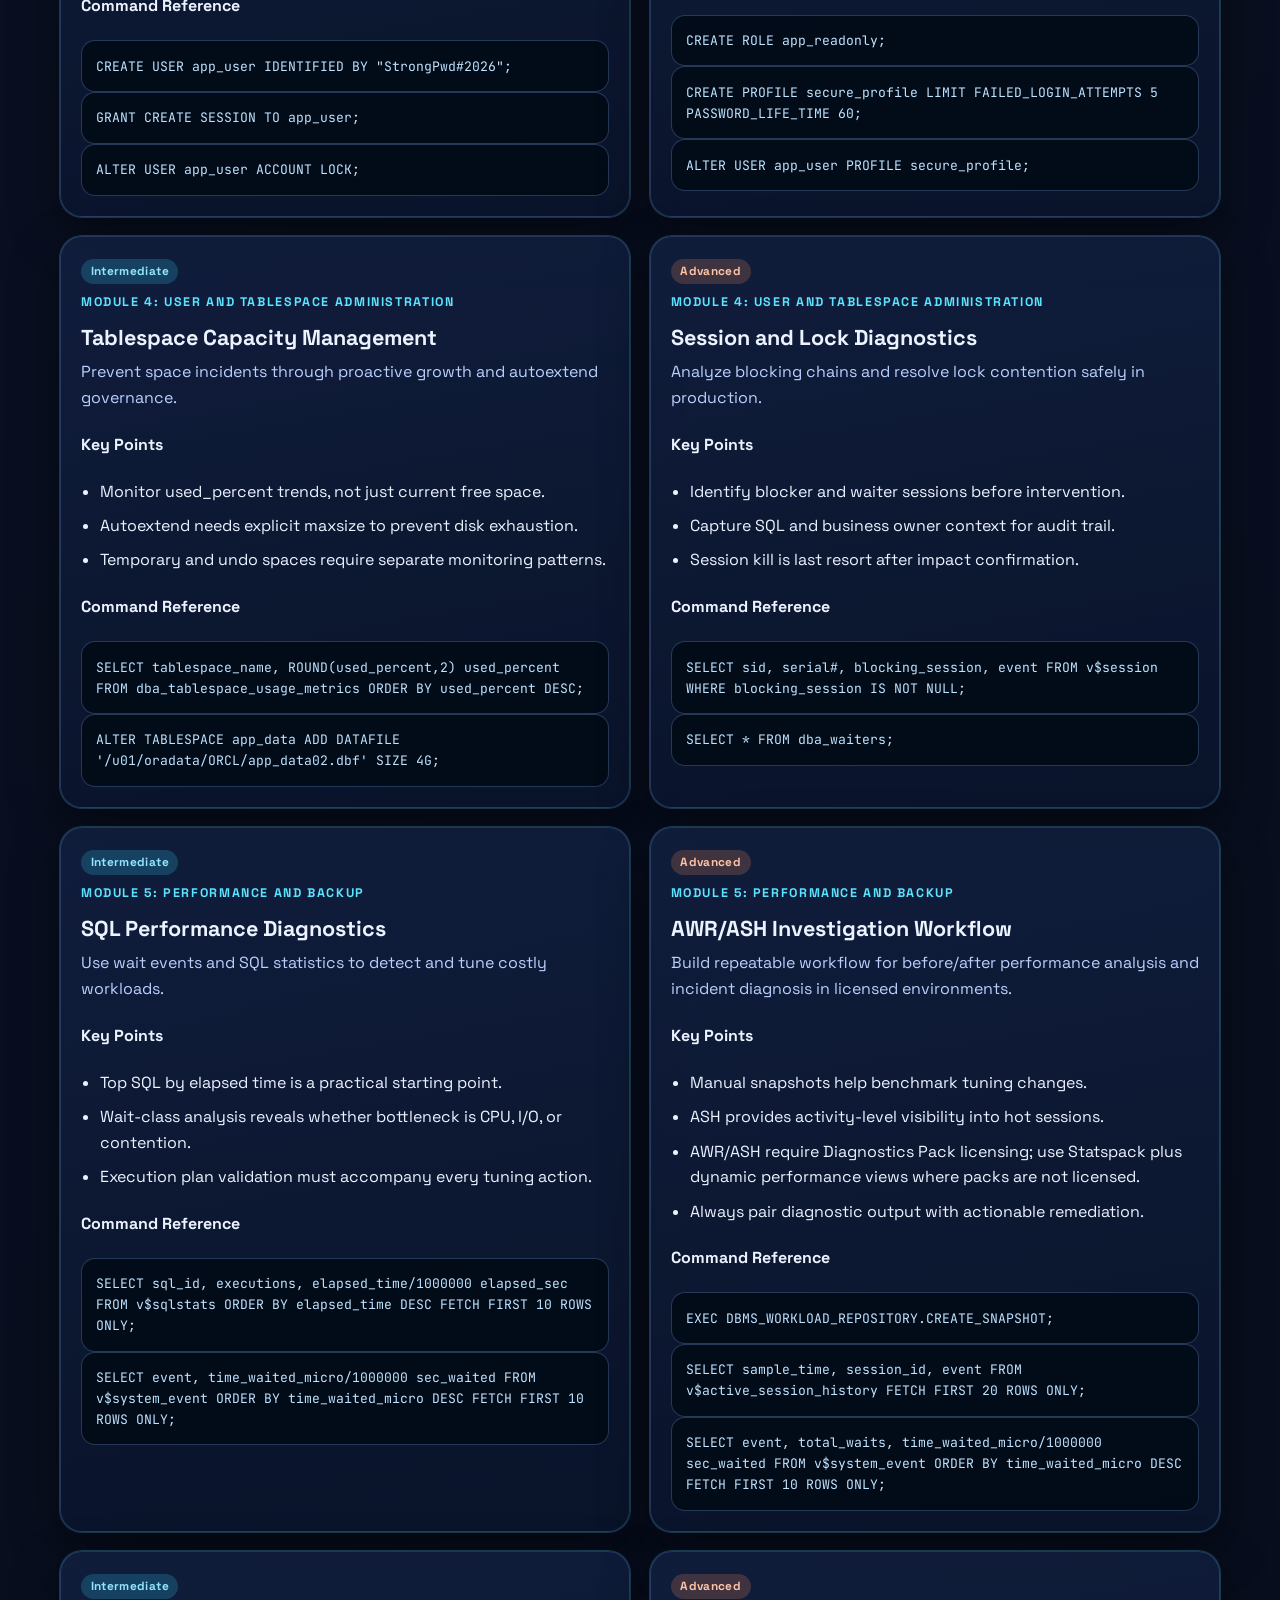
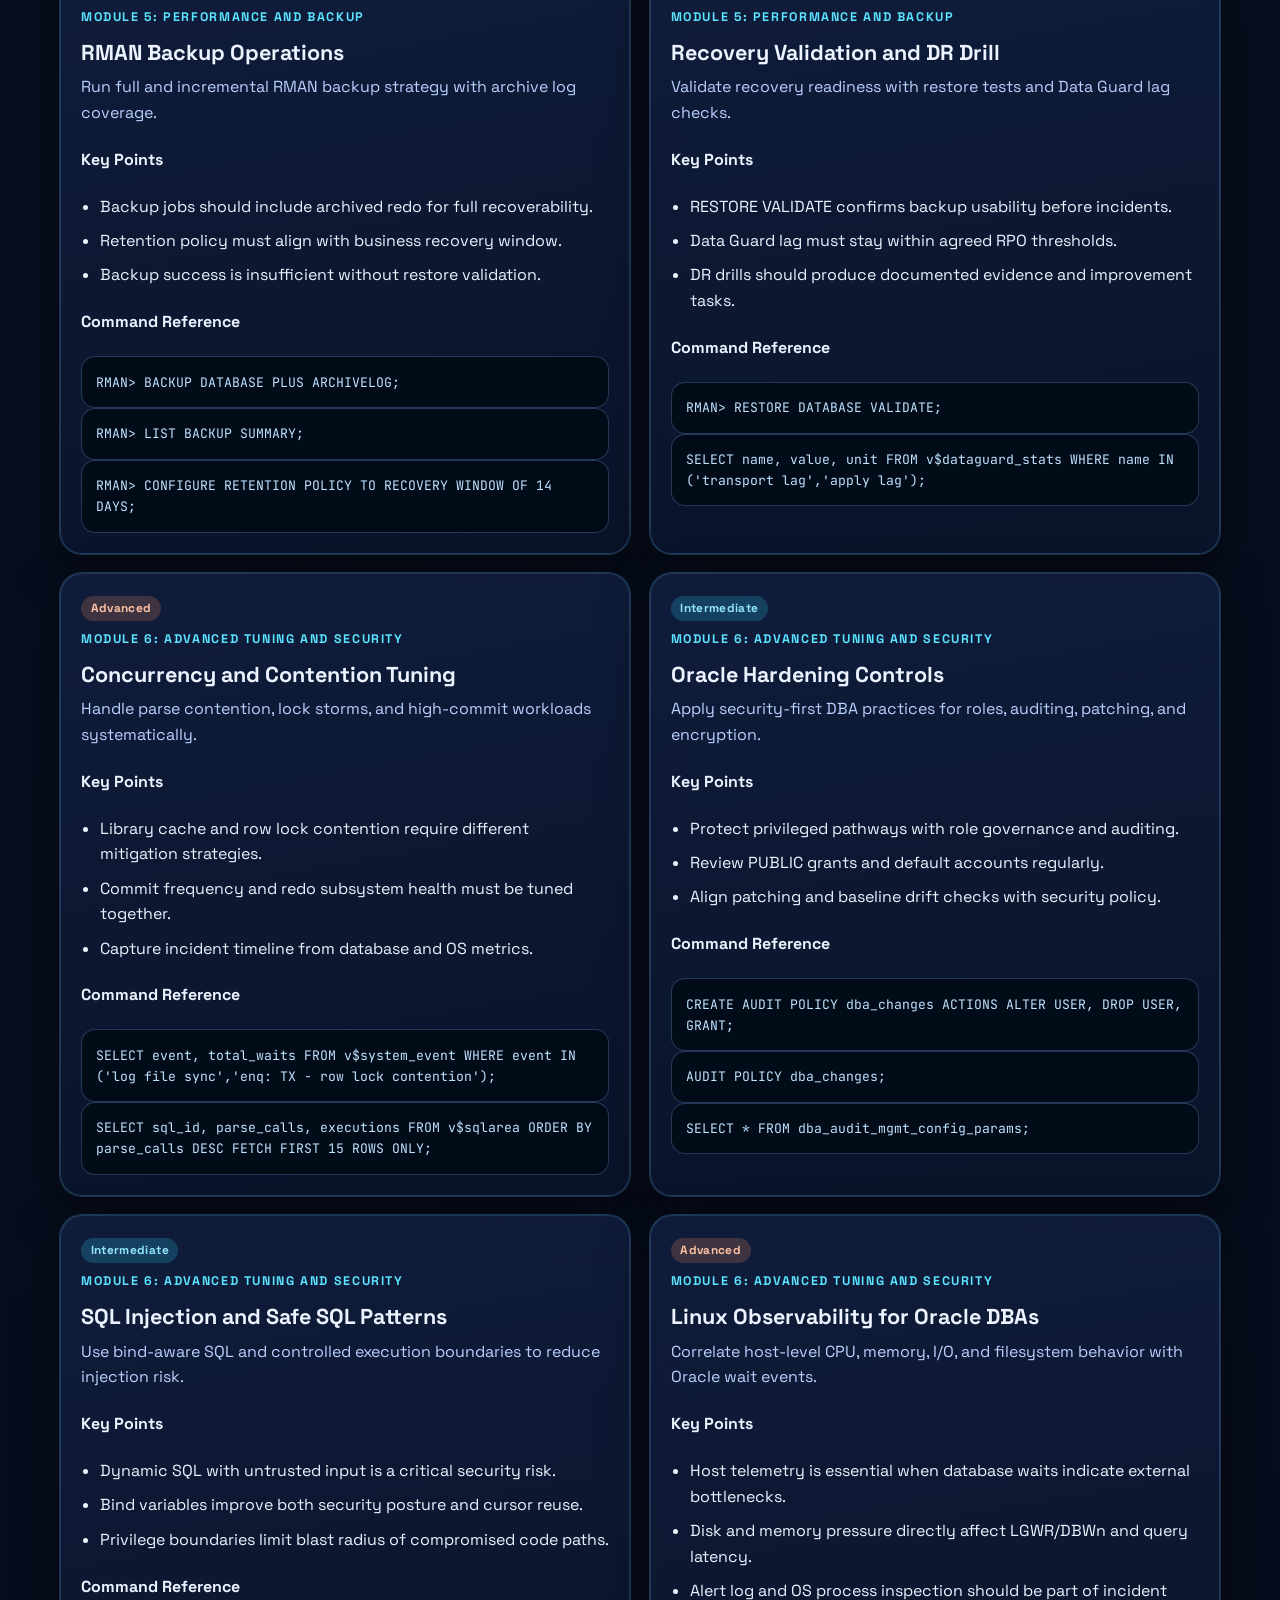
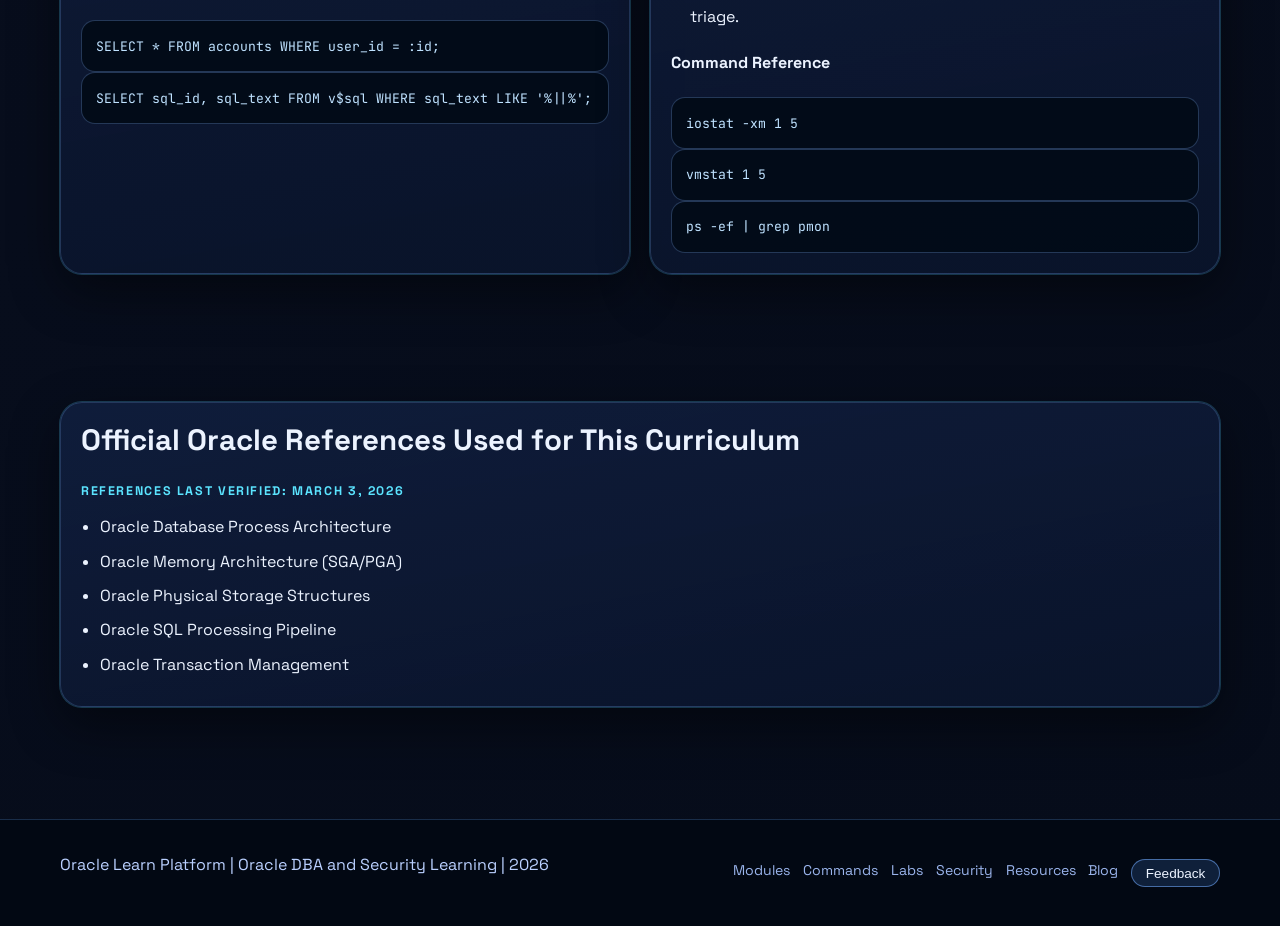
<file: modules.html>
<!DOCTYPE html>
<html lang="en">
  <head>
    <meta charset="UTF-8" />
    <meta name="viewport" content="width=device-width, initial-scale=1.0" />
    <title>Oracle Modules | Oracle Learn</title>
    <meta name="description" content="Beginner to advanced Oracle Database modules for students and aspiring DBAs." />
    <link rel="preconnect" href="https://fonts.googleapis.com" />
    <link rel="preconnect" href="https://fonts.gstatic.com" crossorigin />
    <link
      href="https://fonts.googleapis.com/css2?family=JetBrains+Mono:wght@400;600&family=Space+Grotesk:wght@400;500;600;700&display=swap"
      rel="stylesheet"
    />
    <link rel="stylesheet" href="assets/css/base.css?v=20260303j" />
    <link rel="stylesheet" href="assets/css/components.css?v=20260303j" />
    <link rel="stylesheet" href="assets/css/pages.css?v=20260303j" />
    <link rel="stylesheet" href="assets/css/animations.css?v=20260303j" />
  </head>
  <body class="page-modules">
    <div data-site-nav></div>
    <main>
      <section class="section page-hero">
        <div class="container">
          <p class="eyebrow">Structured Learning</p>
          <h1>Oracle Learning Modules</h1>
          <p class="lead">
            Full beginner-to-advanced curriculum: fundamentals, architecture, installation, administration, performance,
            recovery, and security-aligned DBA skills.
          </p>
        </div>
      </section>

      <section class="section">
        <div class="container">
          <article class="card command-toolbar">
            <label class="sr-only" for="module-search">Search modules</label>
            <input id="module-search" class="search-input" type="search" placeholder="Search module topics, concepts, or commands..." />

            <div class="filter-row" role="group" aria-label="Filter lessons by module track">
              <button class="chip is-active" data-module-filter="all" type="button">All Tracks</button>
              <button class="chip" data-module-filter="Module 1" type="button">Fundamentals</button>
              <button class="chip" data-module-filter="Module 2" type="button">Architecture</button>
              <button class="chip" data-module-filter="Module 3" type="button">Installation</button>
              <button class="chip" data-module-filter="Module 4" type="button">Administration</button>
              <button class="chip" data-module-filter="Module 5" type="button">Performance & Backup</button>
              <button class="chip" data-module-filter="Module 6" type="button">Advanced & Security</button>
            </div>

            <div class="filter-row" role="group" aria-label="Filter lessons by difficulty">
              <button class="chip is-active" data-level-filter="all" type="button">All Levels</button>
              <button class="chip" data-level-filter="Beginner" type="button">Beginner</button>
              <button class="chip" data-level-filter="Intermediate" type="button">Intermediate</button>
              <button class="chip" data-level-filter="Advanced" type="button">Advanced</button>
            </div>

            <p id="module-stats" class="eyebrow">Loading module stats...</p>
          </article>

          <div id="module-grid" class="card-grid two-col"></div>
        </div>
      </section>

      <section class="section">
        <div class="container">
          <article class="card">
            <h2>Official Oracle References Used for This Curriculum</h2>
            <p class="eyebrow">References last verified: March 3, 2026</p>
            <ul>
              <li><a href="https://docs.oracle.com/en/database/oracle/oracle-database/19/cncpt/process-architecture.html" target="_blank" rel="noreferrer">Oracle Database Process Architecture</a></li>
              <li><a href="https://docs.oracle.com/en/database/oracle/oracle-database/19/cncpt/memory-architecture.html" target="_blank" rel="noreferrer">Oracle Memory Architecture (SGA/PGA)</a></li>
              <li><a href="https://docs.oracle.com/en/database/oracle/oracle-database/19/cncpt/physical-storage-structures.html#GUID-74A064B5-1224-4755-A6EA-CF1AAD12EA61" target="_blank" rel="noreferrer">Oracle Physical Storage Structures</a></li>
              <li><a href="https://docs.oracle.com/en/database/oracle/oracle-database/19/tgsql/sql-processing.html" target="_blank" rel="noreferrer">Oracle SQL Processing Pipeline</a></li>
              <li><a href="https://docs.oracle.com/en/database/oracle/oracle-database/19/cncpt/transactions.html" target="_blank" rel="noreferrer">Oracle Transaction Management</a></li>
            </ul>
          </article>
        </div>
      </section>
    </main>
    <div data-site-footer></div>
    <script type="module" src="assets/js/main.js?v=20260303j"></script>
    <script type="module" src="assets/js/features/modules.js?v=20260303j"></script>
  </body>
</html>
</file>
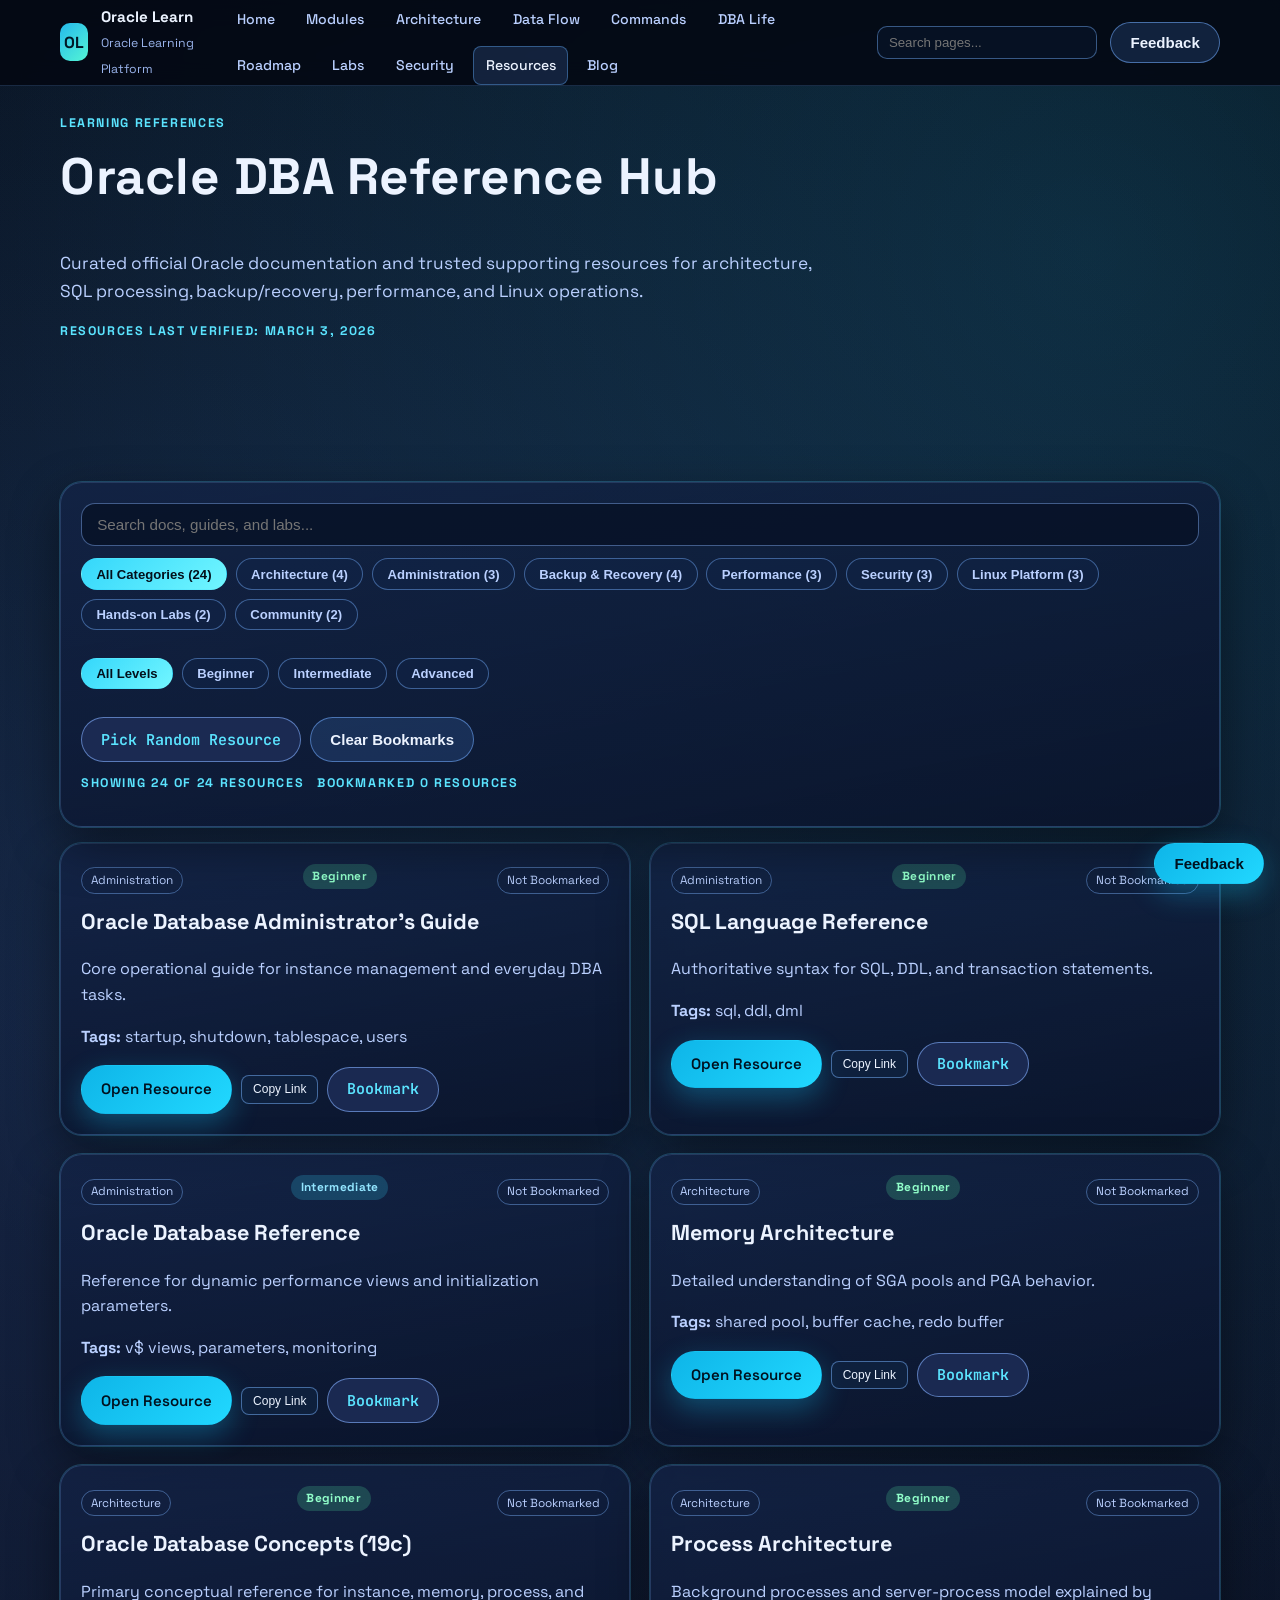
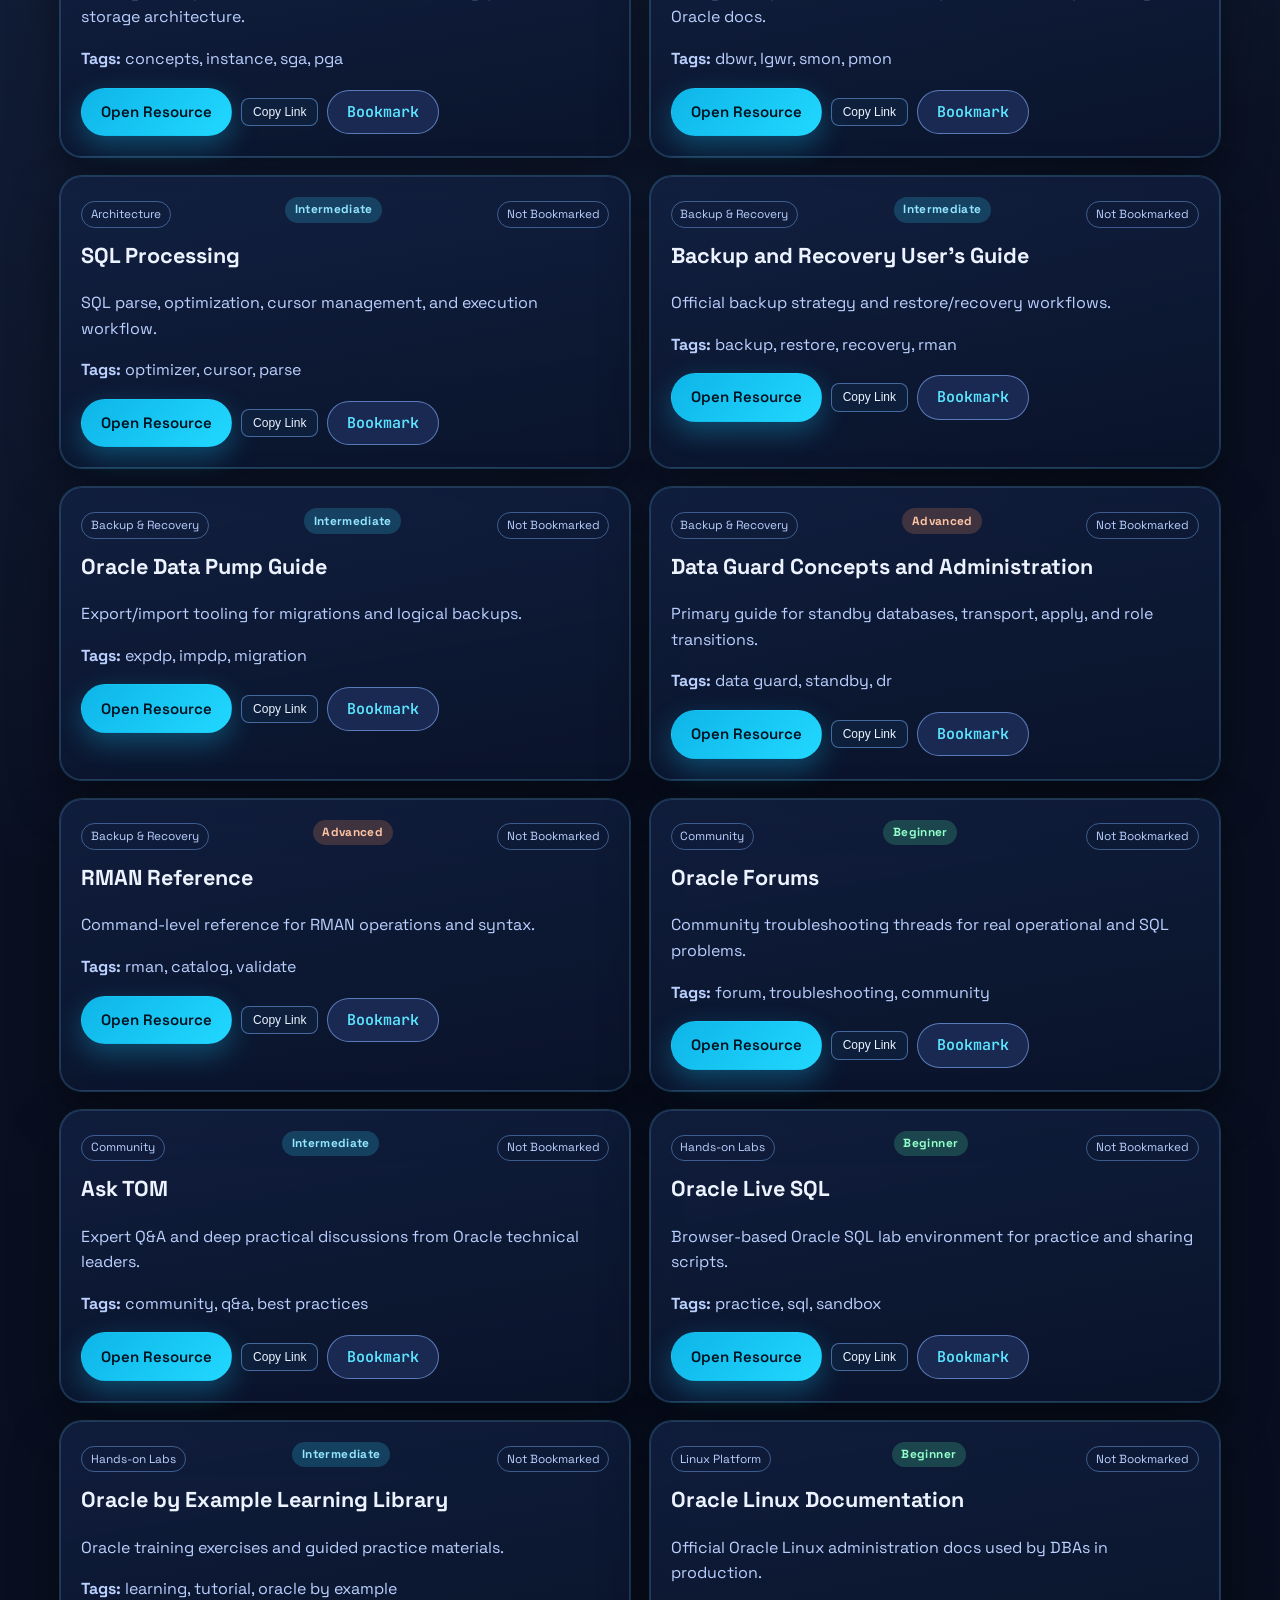
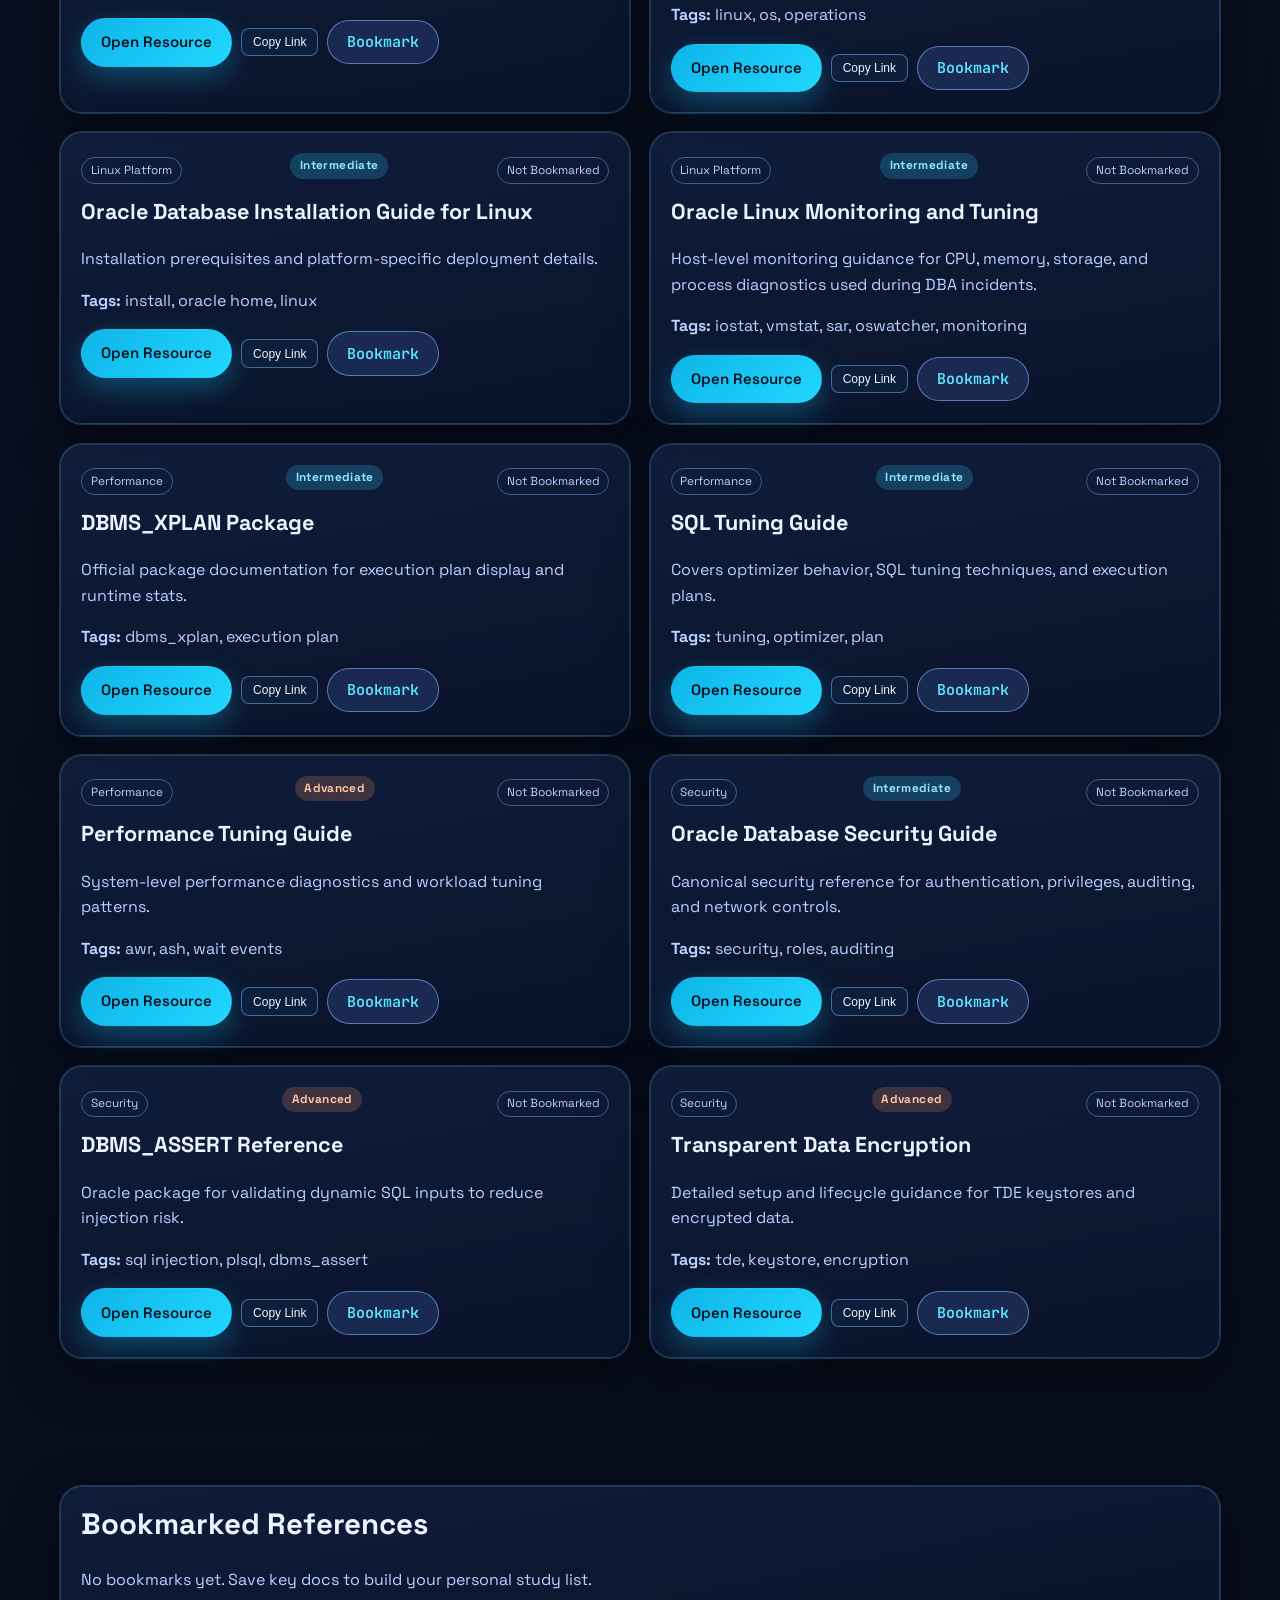
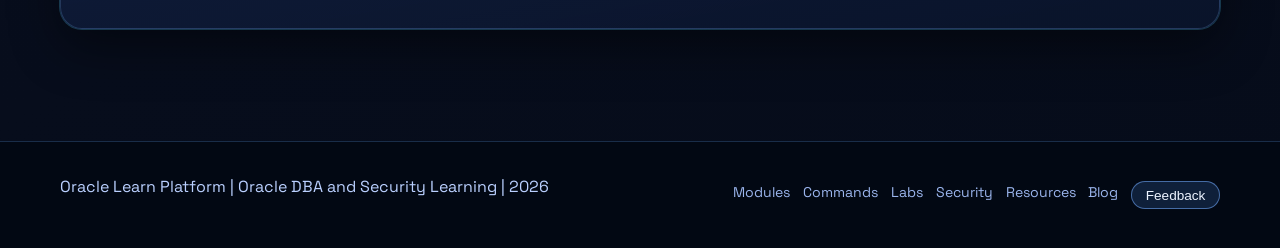
<file: resources.html>
<!DOCTYPE html>
<html lang="en">
  <head>
    <meta charset="UTF-8" />
    <meta name="viewport" content="width=device-width, initial-scale=1.0" />
    <title>Oracle Resources | Oracle Learn Platform</title>
    <meta name="description" content="Official Oracle and trusted learning references for Oracle database architecture, SQL, DBA operations, and Linux fundamentals." />
    <link rel="preconnect" href="https://fonts.googleapis.com" />
    <link rel="preconnect" href="https://fonts.gstatic.com" crossorigin />
    <link
      href="https://fonts.googleapis.com/css2?family=JetBrains+Mono:wght@400;600&family=Space+Grotesk:wght@400;500;600;700&display=swap"
      rel="stylesheet"
    />
    <link rel="stylesheet" href="assets/css/base.css?v=20260303j" />
    <link rel="stylesheet" href="assets/css/components.css?v=20260303j" />
    <link rel="stylesheet" href="assets/css/pages.css?v=20260303j" />
    <link rel="stylesheet" href="assets/css/animations.css?v=20260303j" />
  </head>
  <body class="page-resources">
    <div data-site-nav></div>
    <main>
      <section class="section page-hero">
        <div class="container">
          <p class="eyebrow">Learning References</p>
          <h1>Oracle DBA Reference Hub</h1>
          <p class="lead">
            Curated official Oracle documentation and trusted supporting resources for architecture, SQL processing,
            backup/recovery, performance, and Linux operations.
          </p>
          <p class="eyebrow">Resources last verified: March 3, 2026</p>
        </div>
      </section>

      <section class="section">
        <div class="container">
          <div class="card resources-toolbar reveal">
            <label class="sr-only" for="resource-search">Search references</label>
            <input id="resource-search" class="search-input" type="search" placeholder="Search docs, guides, and labs..." />
            <div id="resource-category-filters" class="filter-row" role="group" aria-label="Filter by category"></div>
            <div class="filter-row" role="group" aria-label="Filter by level">
              <button class="chip is-active" type="button" data-resource-level="all">All Levels</button>
              <button class="chip" type="button" data-resource-level="Beginner">Beginner</button>
              <button class="chip" type="button" data-resource-level="Intermediate">Intermediate</button>
              <button class="chip" type="button" data-resource-level="Advanced">Advanced</button>
            </div>
            <div class="resources-toolbar-actions">
              <button id="resource-random" class="btn btn-terminal" type="button">Pick Random Resource</button>
              <button id="resource-clear-bookmarks" class="btn btn-secondary" type="button">Clear Bookmarks</button>
            </div>
            <div class="resources-stats">
              <p id="resource-count" class="eyebrow">Loading resource catalog...</p>
              <p id="resource-bookmark-count" class="eyebrow">Bookmarked 0 resources</p>
            </div>
          </div>

          <div id="resource-grid" class="card-grid two-col"></div>
        </div>
      </section>

      <section class="section">
        <div class="container">
          <article class="card reveal">
            <h2>Bookmarked References</h2>
            <div id="resource-bookmarks" class="resource-bookmark-list"></div>
          </article>
        </div>
      </section>
    </main>
    <div data-site-footer></div>
    <script type="module" src="assets/js/main.js?v=20260303j"></script>
    <script type="module" src="assets/js/features/resources.js?v=20260303j"></script>
  </body>
</html>
</file>
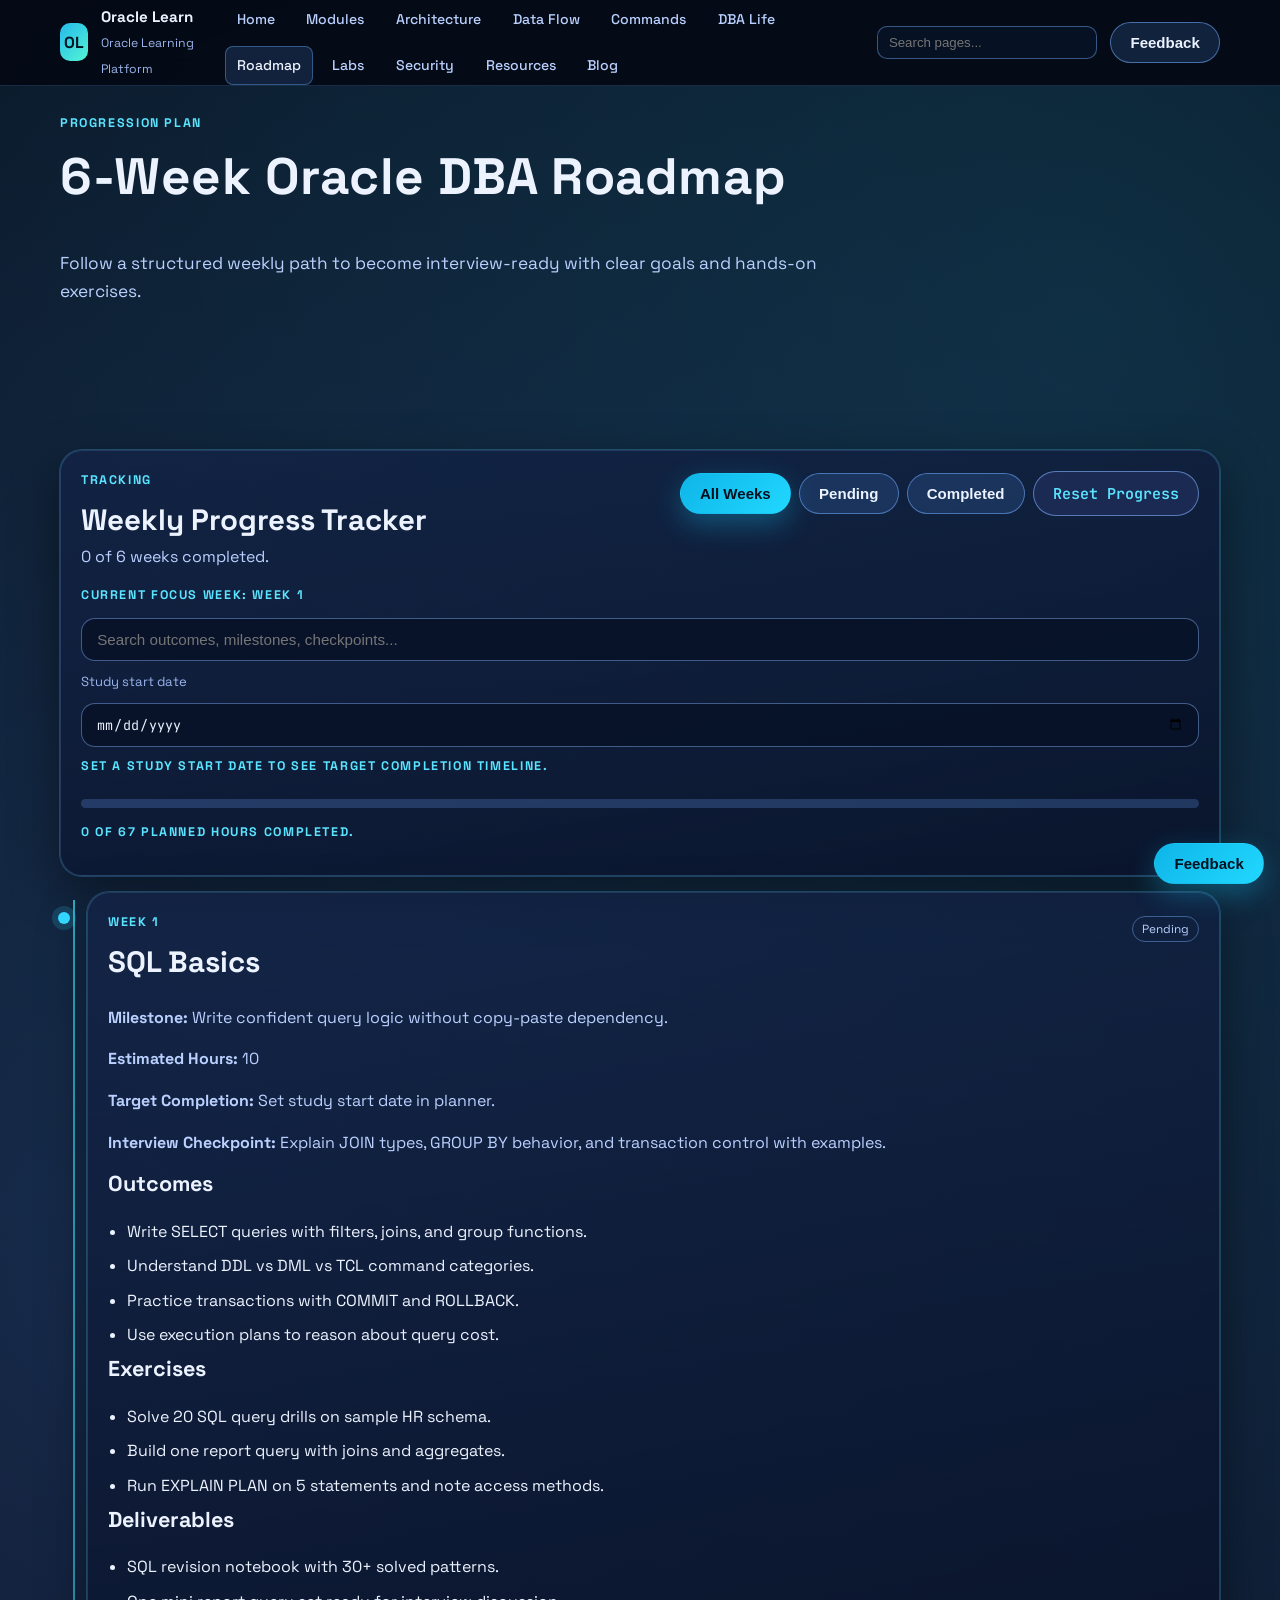
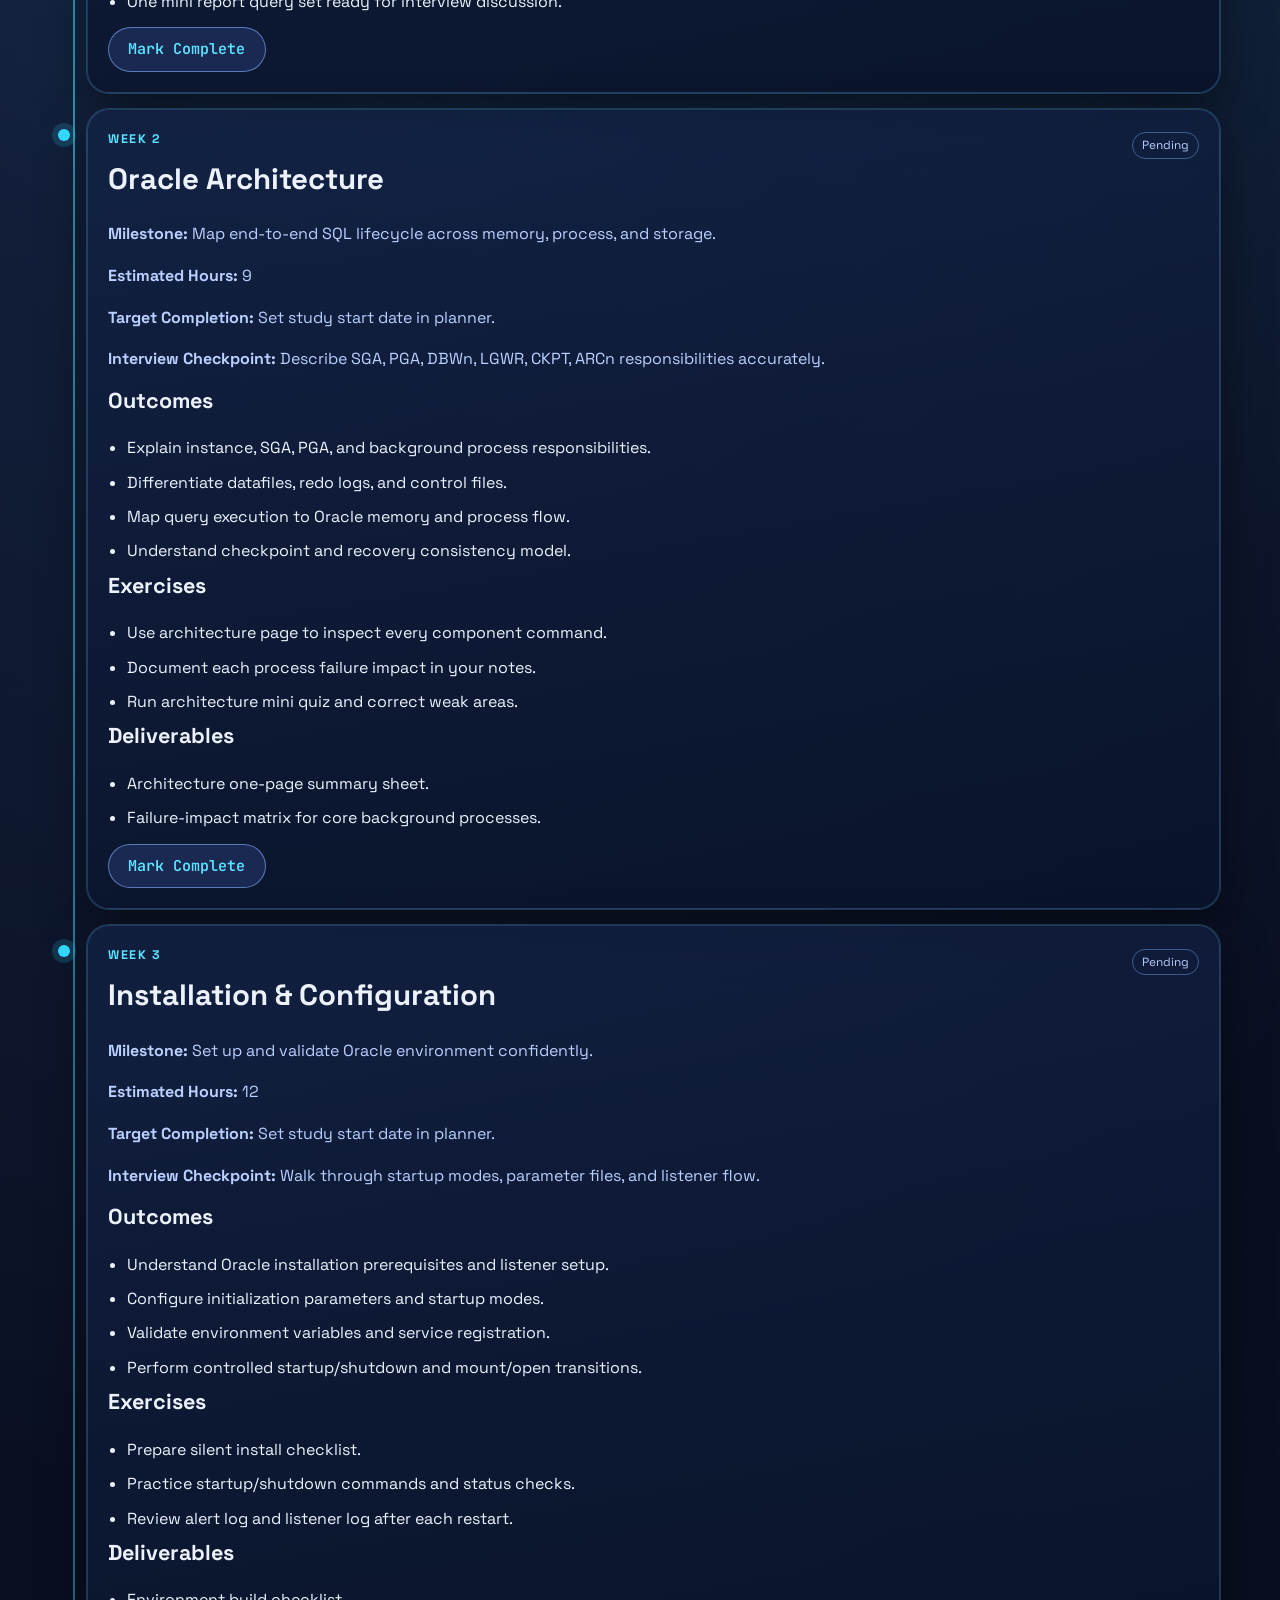
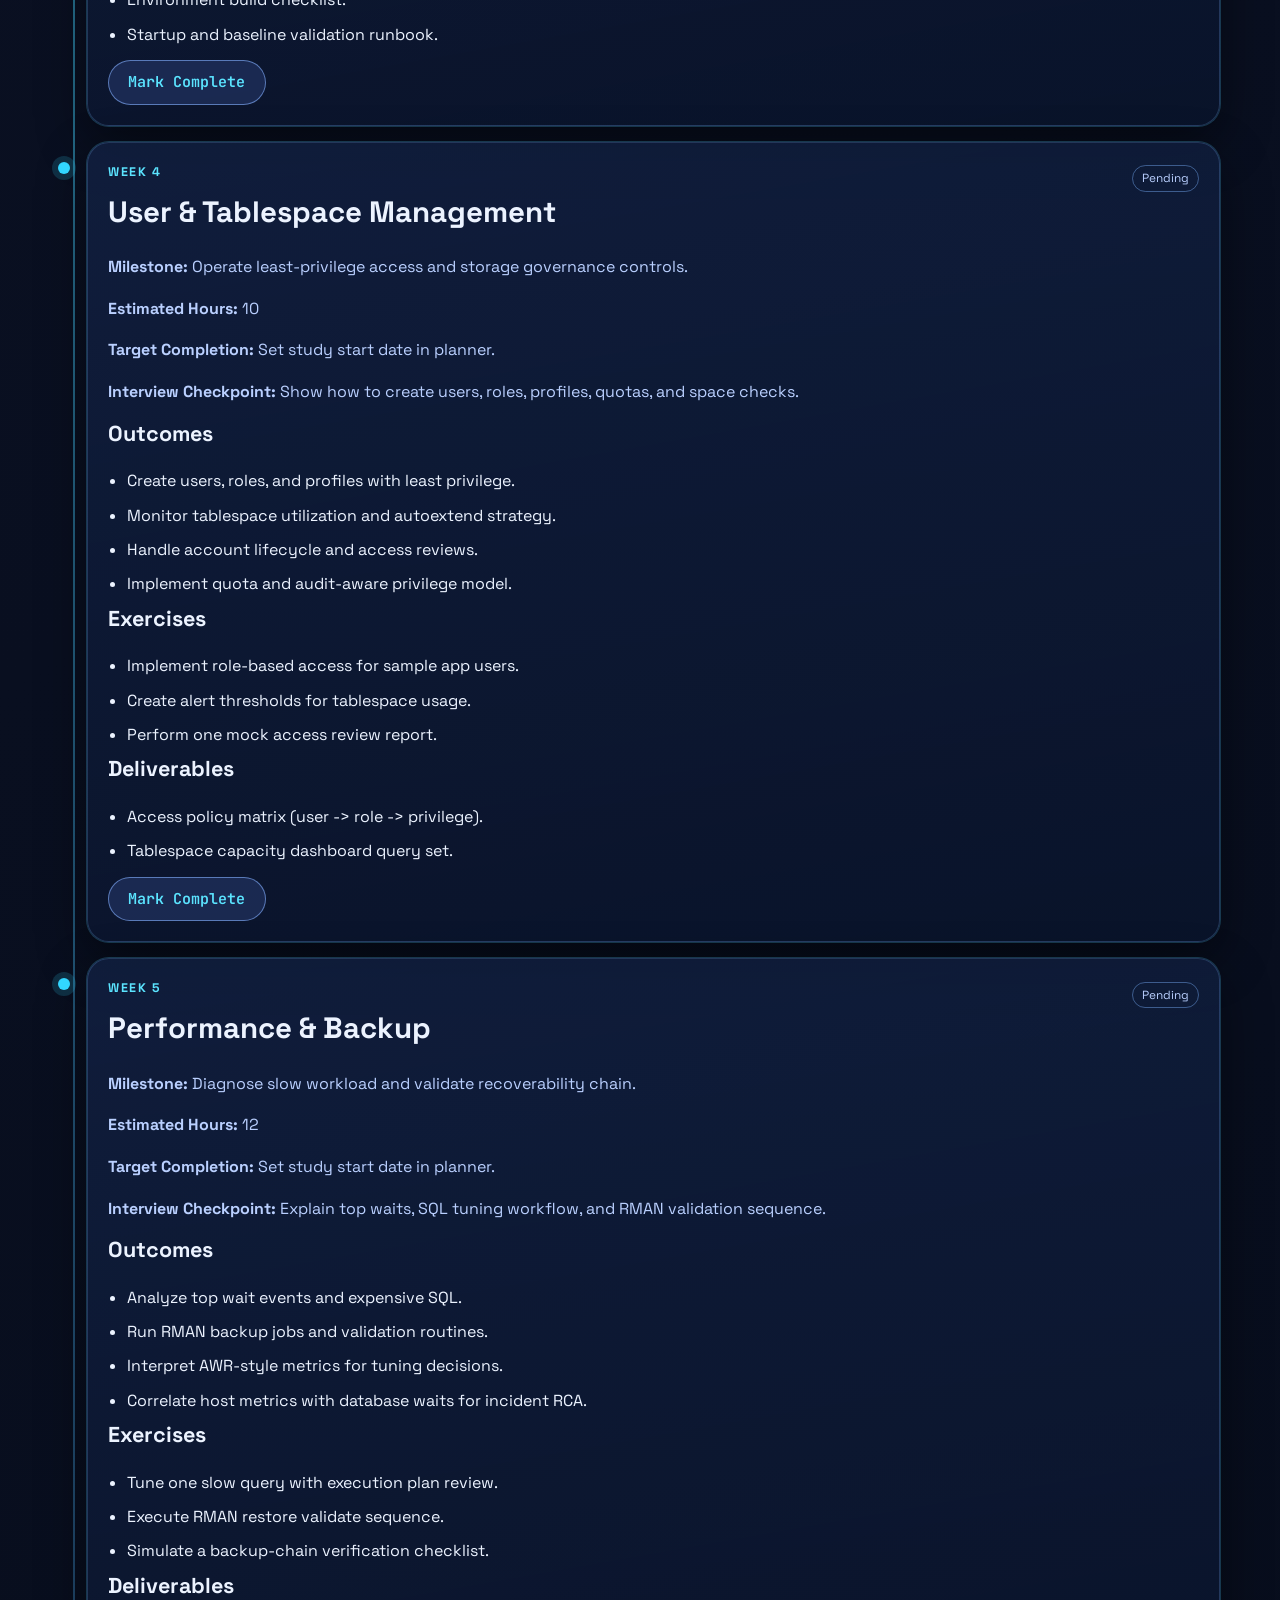
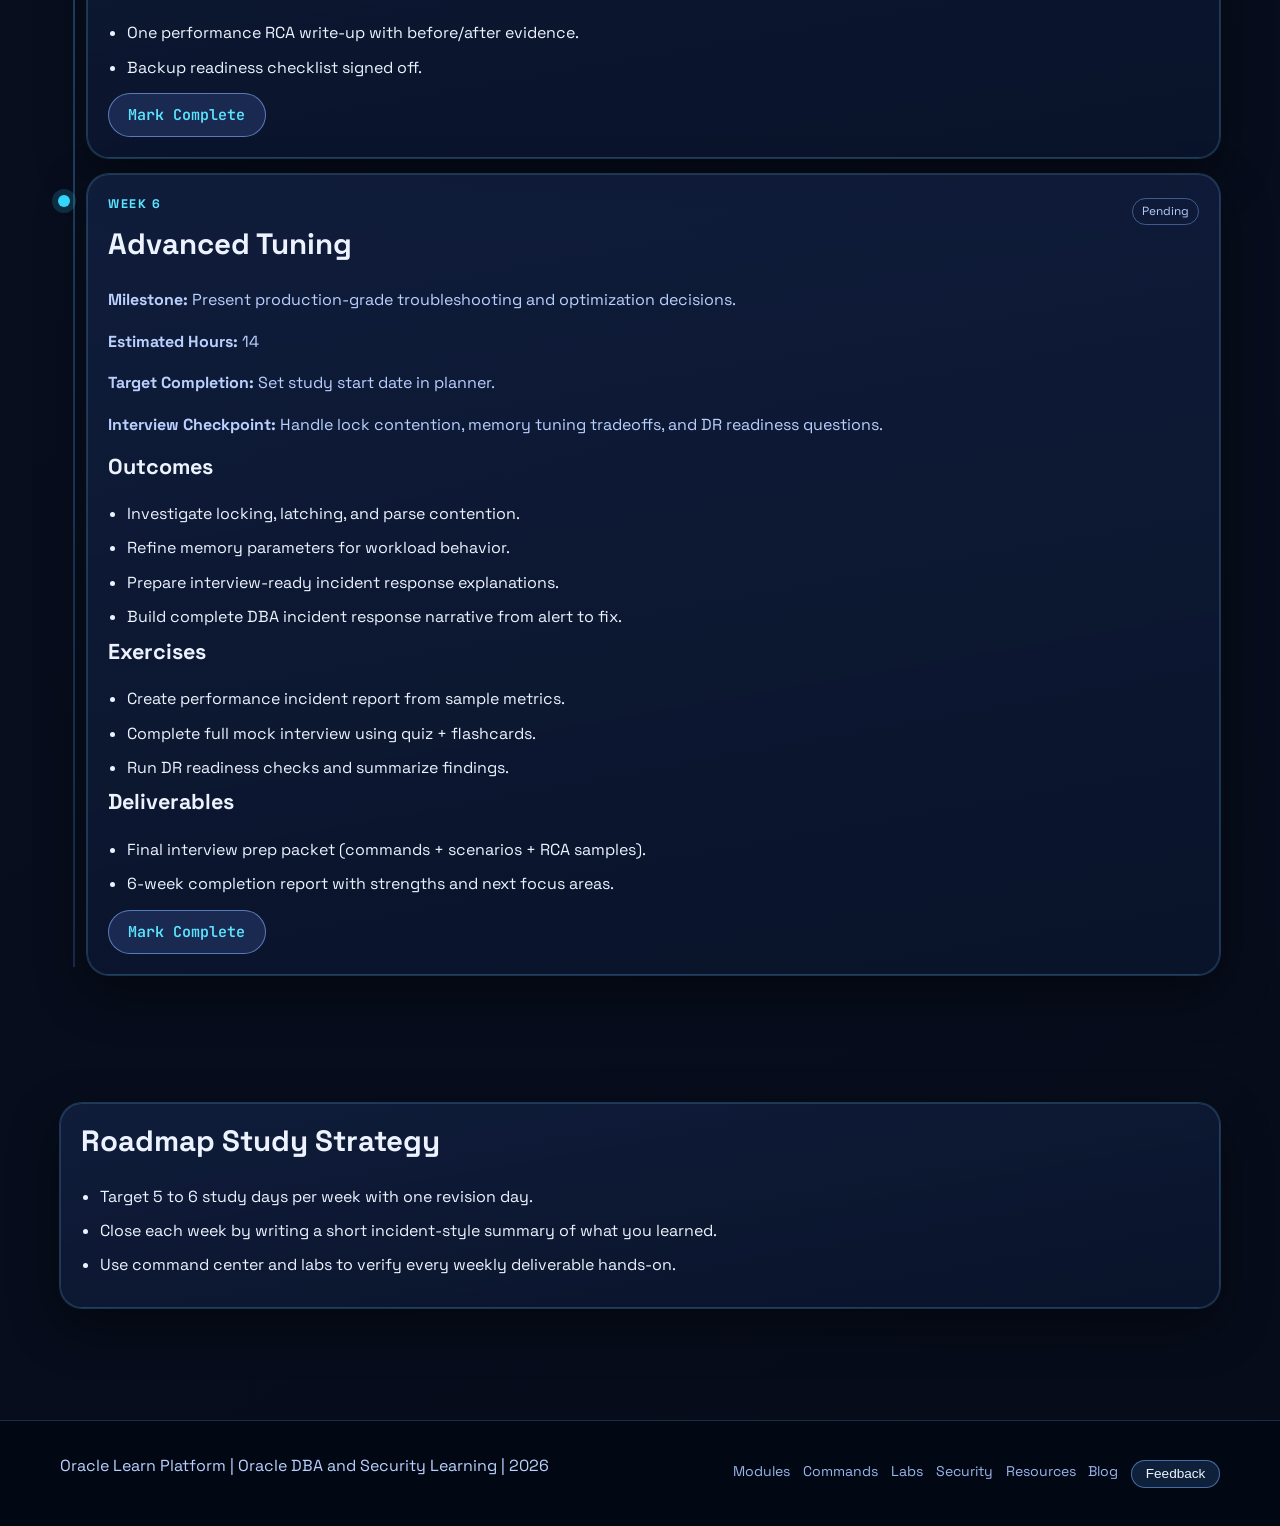
<file: roadmap.html>
<!DOCTYPE html>
<html lang="en">
  <head>
    <meta charset="UTF-8" />
    <meta name="viewport" content="width=device-width, initial-scale=1.0" />
    <title>Oracle Beginner Learning Path | Oracle Learn</title>
    <meta name="description" content="Visual 6-week Oracle DBA learning roadmap from SQL fundamentals to advanced tuning." />
    <link rel="preconnect" href="https://fonts.googleapis.com" />
    <link rel="preconnect" href="https://fonts.gstatic.com" crossorigin />
    <link
      href="https://fonts.googleapis.com/css2?family=JetBrains+Mono:wght@400;600&family=Space+Grotesk:wght@400;500;600;700&display=swap"
      rel="stylesheet"
    />
    <link rel="stylesheet" href="assets/css/base.css?v=20260303j" />
    <link rel="stylesheet" href="assets/css/components.css?v=20260303j" />
    <link rel="stylesheet" href="assets/css/pages.css?v=20260303j" />
    <link rel="stylesheet" href="assets/css/animations.css?v=20260303j" />
  </head>
  <body class="page-roadmap">
    <div data-site-nav></div>
    <main>
      <section class="section page-hero">
        <div class="container">
          <p class="eyebrow">Progression Plan</p>
          <h1>6-Week Oracle DBA Roadmap</h1>
          <p class="lead">Follow a structured weekly path to become interview-ready with clear goals and hands-on exercises.</p>
        </div>
      </section>

      <section class="section">
        <div class="container">
          <div class="card roadmap-toolbar reveal">
            <div class="roadmap-toolbar-row">
              <div>
                <p class="eyebrow">Tracking</p>
                <h2>Weekly Progress Tracker</h2>
                <p id="roadmap-summary">0 of 6 weeks completed.</p>
                <p id="roadmap-current-week" class="eyebrow">Current focus week: Week 1</p>
              </div>
              <div class="roadmap-toolbar-actions">
                <button class="btn btn-secondary" type="button" data-roadmap-filter="all">All Weeks</button>
                <button class="btn btn-secondary" type="button" data-roadmap-filter="pending">Pending</button>
                <button class="btn btn-secondary" type="button" data-roadmap-filter="done">Completed</button>
                <button id="roadmap-reset" class="btn btn-terminal" type="button">Reset Progress</button>
              </div>
            </div>
            <div class="roadmap-planner">
              <label class="sr-only" for="roadmap-search">Search roadmap</label>
              <input id="roadmap-search" class="search-input" type="search" placeholder="Search outcomes, milestones, checkpoints..." />
              <label class="roadmap-date-label" for="roadmap-start-date">Study start date</label>
              <input id="roadmap-start-date" class="roadmap-date-input" type="date" />
              <p id="roadmap-forecast" class="eyebrow">Set a study start date to see target completion timeline.</p>
            </div>
            <div class="flow-progress-wrap" aria-label="Roadmap completion">
              <div id="roadmap-progress" class="flow-progress"></div>
            </div>
            <p id="roadmap-hours" class="eyebrow">0 planned hours completed.</p>
          </div>

          <div id="roadmap-track" class="roadmap-track"></div>
        </div>
      </section>

      <section class="section">
        <div class="container">
          <article class="card reveal">
            <h2>Roadmap Study Strategy</h2>
            <ul>
              <li>Target 5 to 6 study days per week with one revision day.</li>
              <li>Close each week by writing a short incident-style summary of what you learned.</li>
              <li>Use command center and labs to verify every weekly deliverable hands-on.</li>
            </ul>
          </article>
        </div>
      </section>
    </main>
    <div data-site-footer></div>
    <script type="module" src="assets/js/main.js?v=20260303j"></script>
    <script type="module" src="assets/js/features/roadmap.js?v=20260303j"></script>
  </body>
</html>
</file>
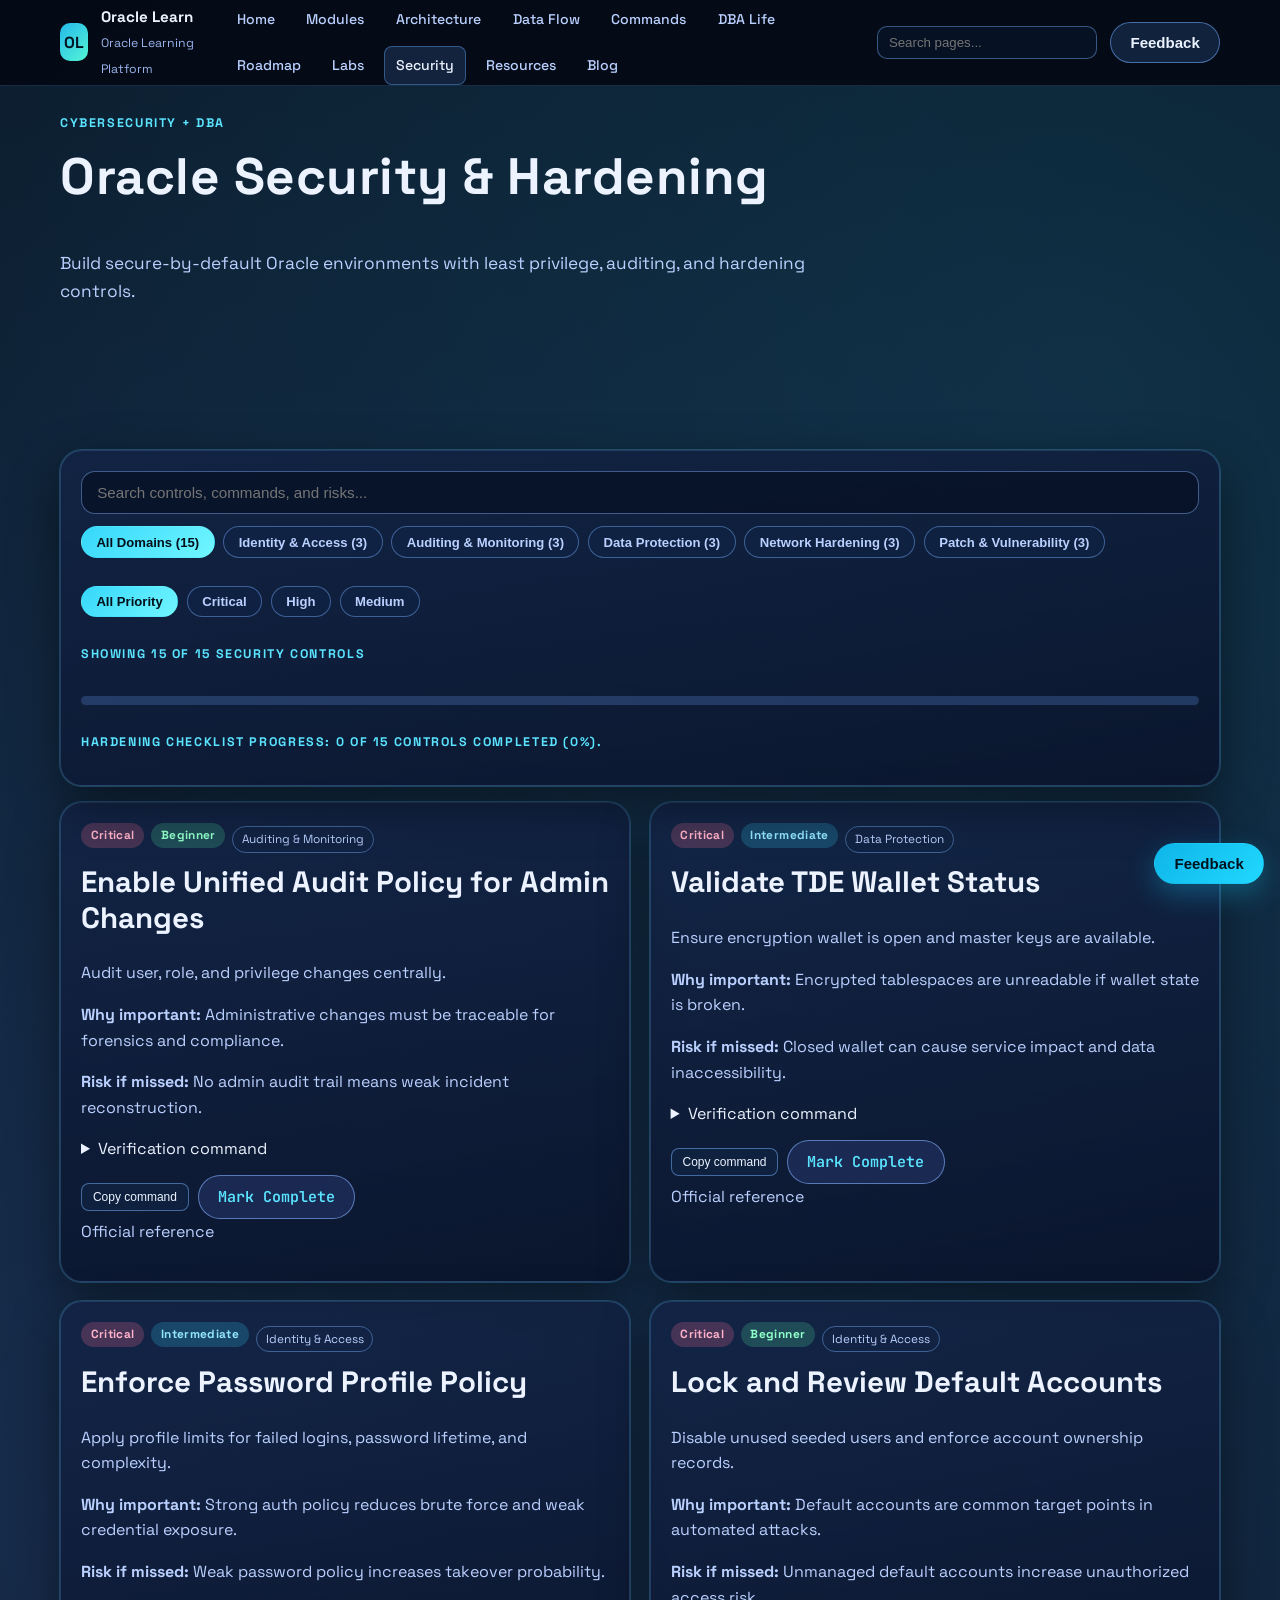
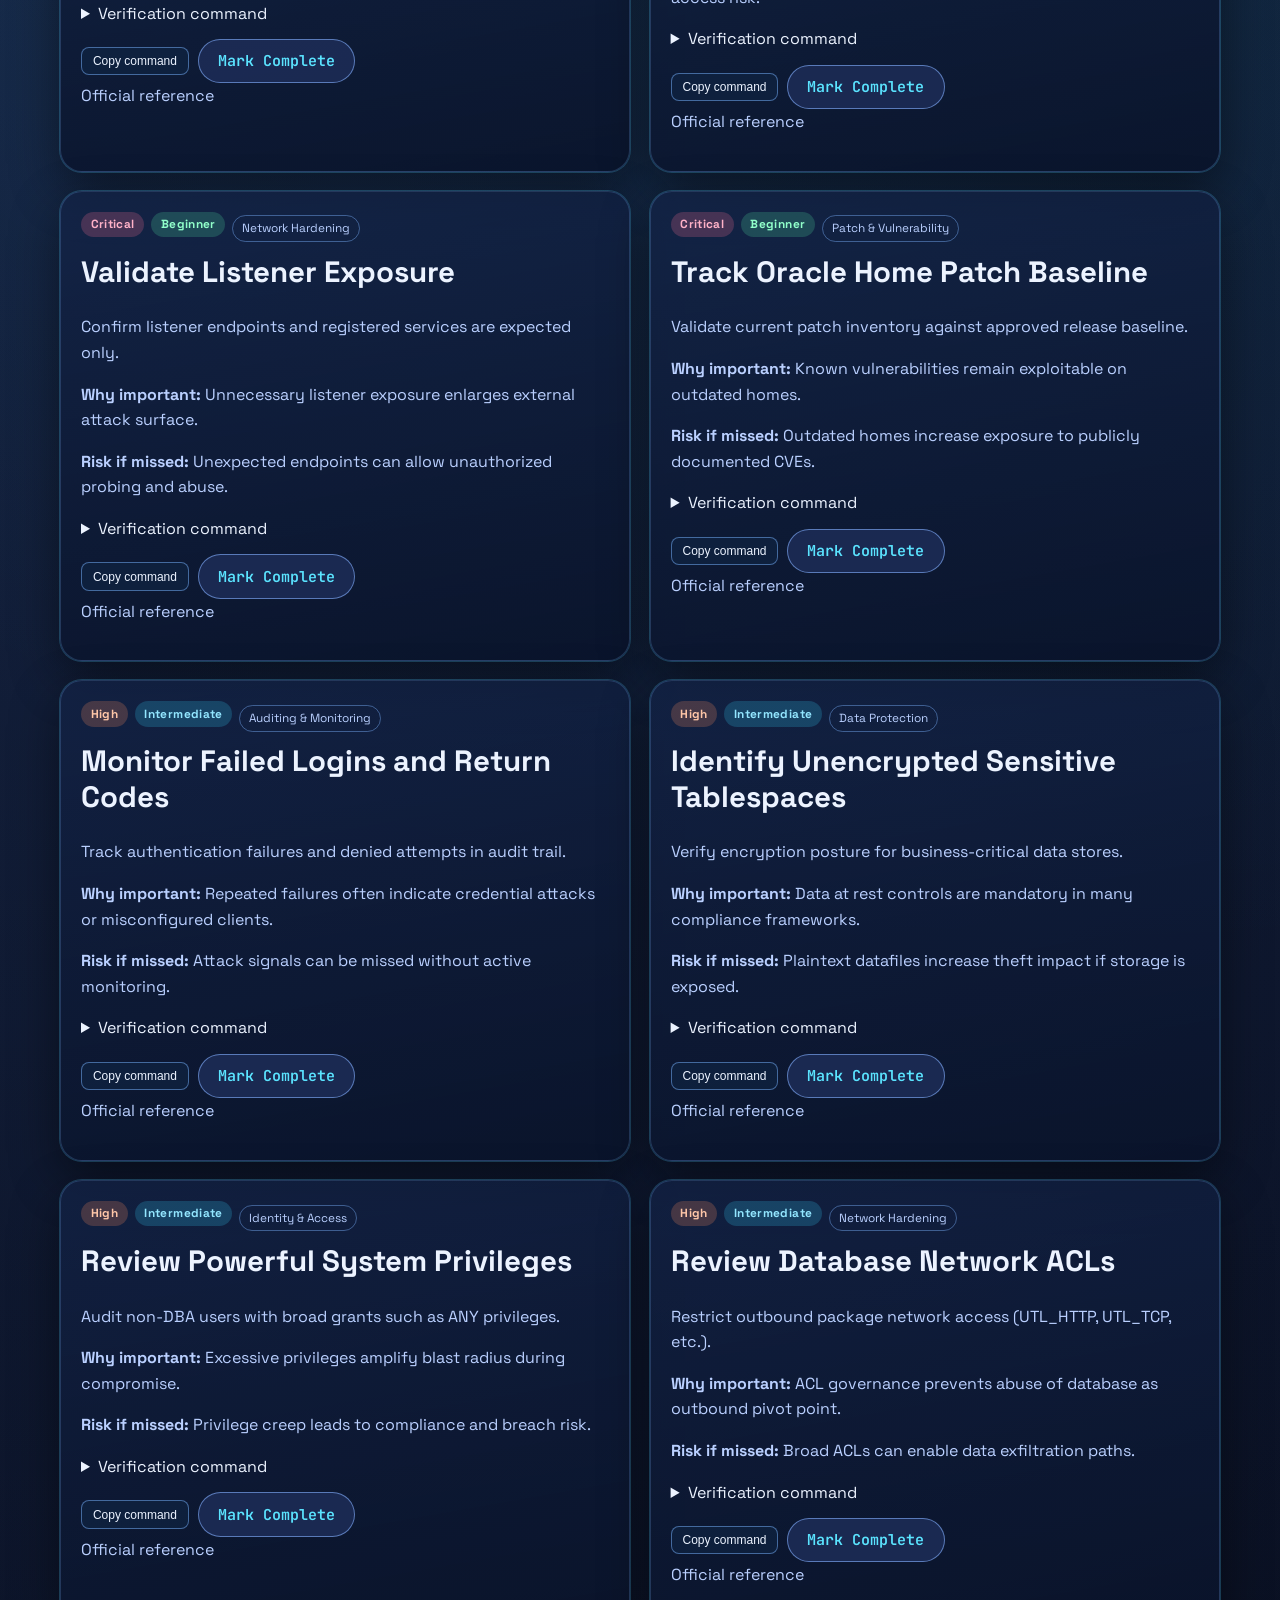
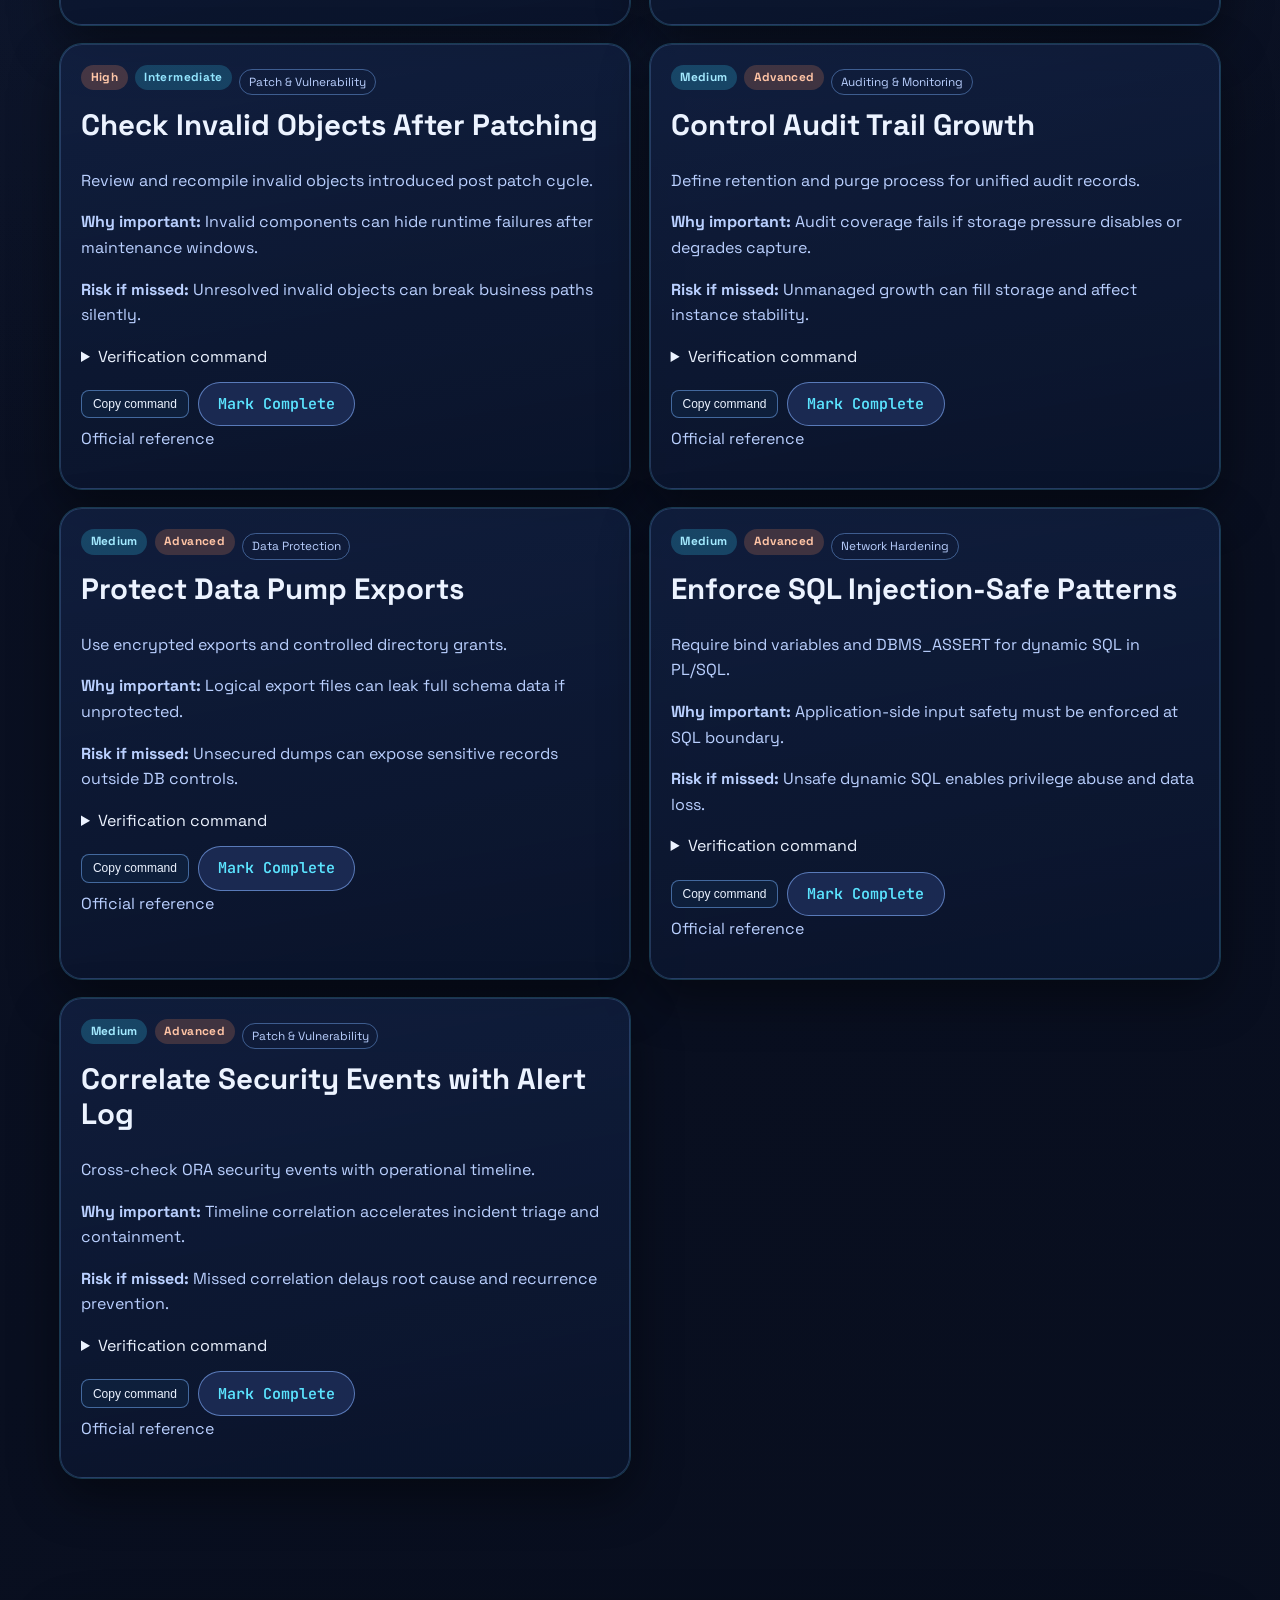
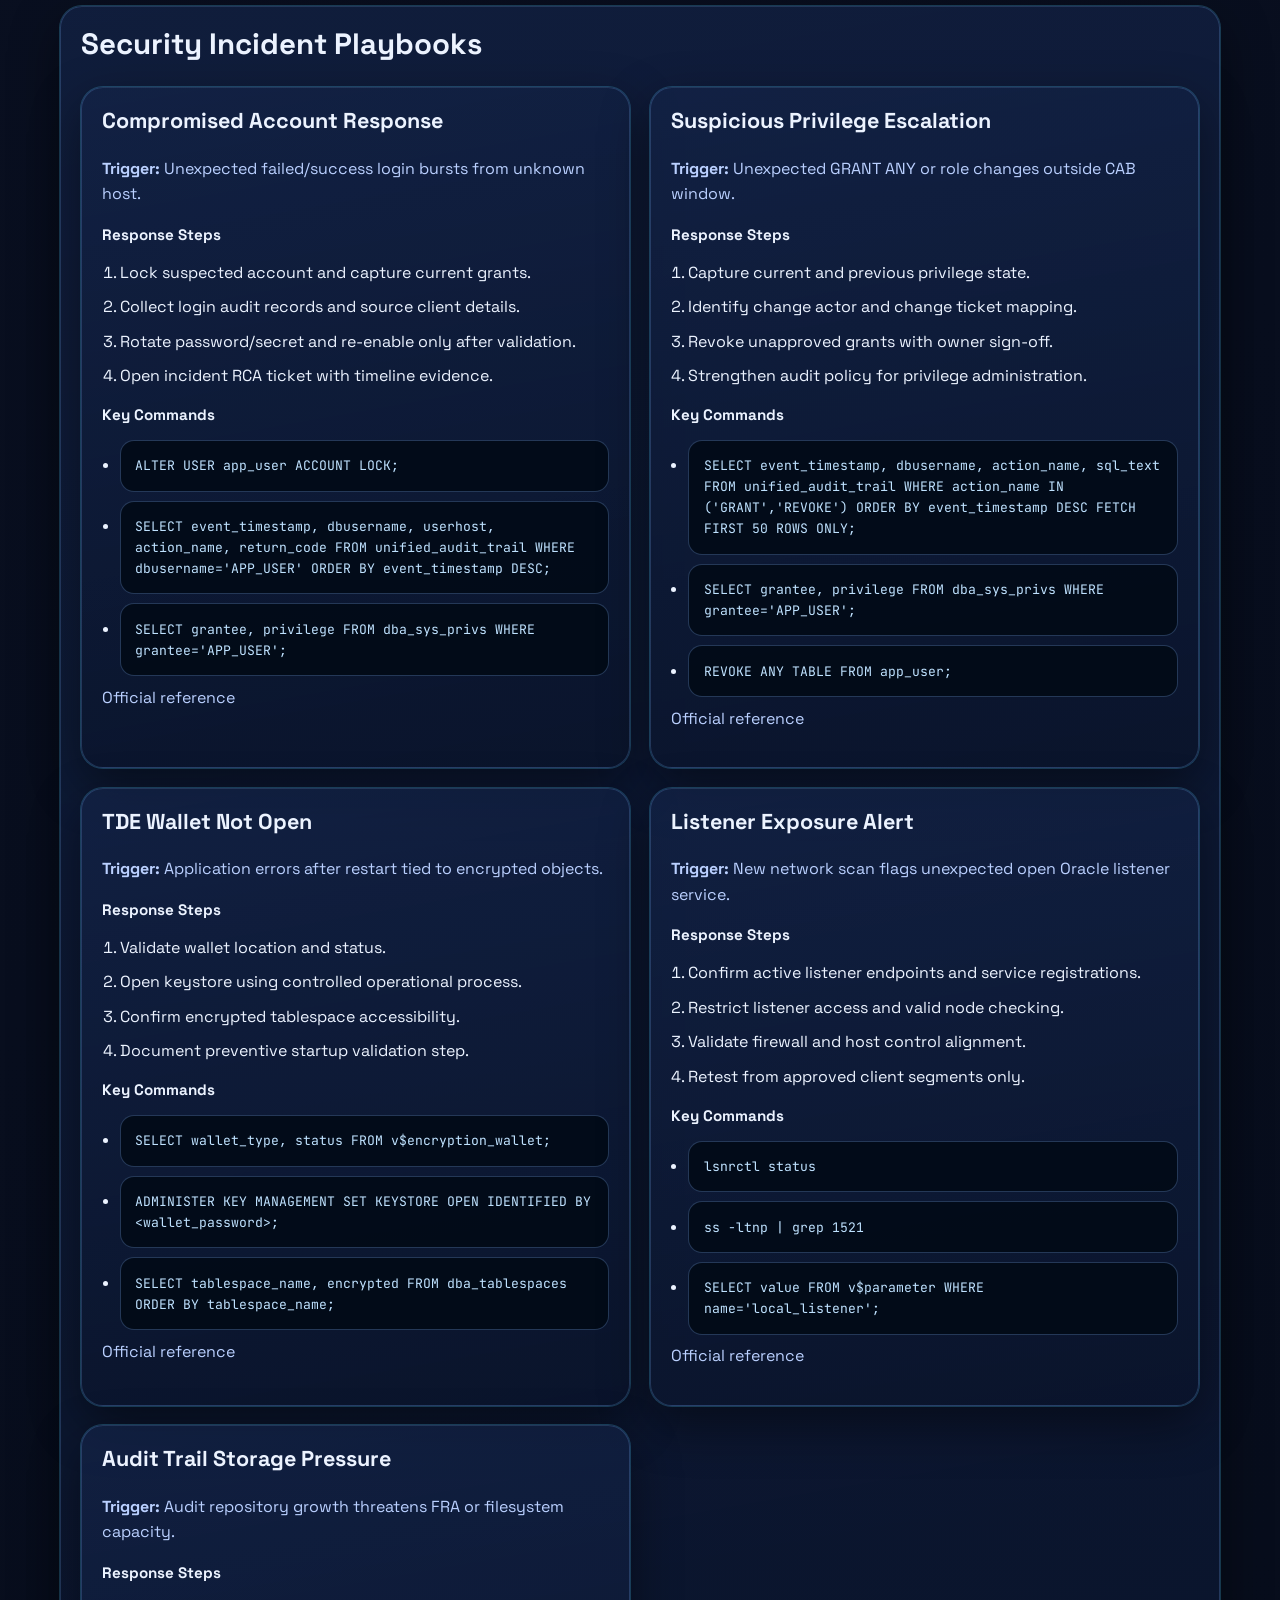
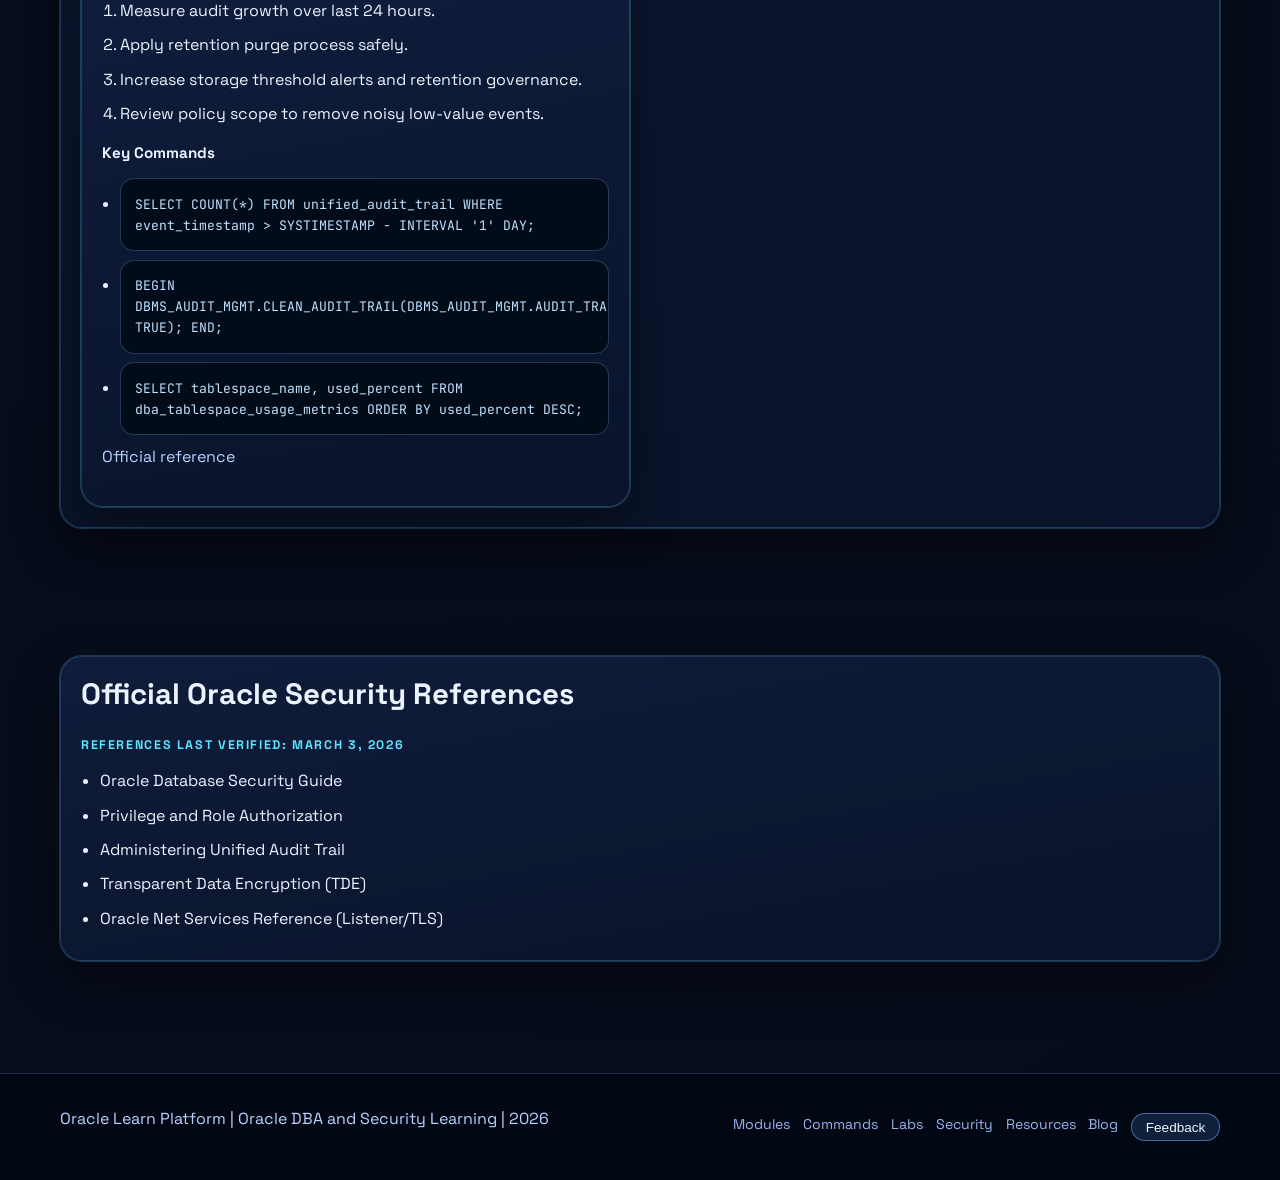
<file: security.html>
<!DOCTYPE html>
<html lang="en">
  <head>
    <meta charset="UTF-8" />
    <meta name="viewport" content="width=device-width, initial-scale=1.0" />
    <title>Oracle Security & Hardening | Oracle Learn</title>
    <meta name="description" content="Oracle database security hardening guide with privileges, roles, auditing, and SQL injection prevention." />
    <link rel="preconnect" href="https://fonts.googleapis.com" />
    <link rel="preconnect" href="https://fonts.gstatic.com" crossorigin />
    <link
      href="https://fonts.googleapis.com/css2?family=JetBrains+Mono:wght@400;600&family=Space+Grotesk:wght@400;500;600;700&display=swap"
      rel="stylesheet"
    />
    <link rel="stylesheet" href="assets/css/base.css?v=20260303j" />
    <link rel="stylesheet" href="assets/css/components.css?v=20260303j" />
    <link rel="stylesheet" href="assets/css/pages.css?v=20260303j" />
    <link rel="stylesheet" href="assets/css/animations.css?v=20260303j" />
  </head>
  <body class="page-security">
    <div data-site-nav></div>
    <main>
      <section class="section page-hero">
        <div class="container">
          <p class="eyebrow">Cybersecurity + DBA</p>
          <h1>Oracle Security & Hardening</h1>
          <p class="lead">Build secure-by-default Oracle environments with least privilege, auditing, and hardening controls.</p>
        </div>
      </section>

      <section class="section">
        <div class="container">
          <div class="card security-toolbar reveal">
            <label class="sr-only" for="security-search">Search security controls</label>
            <input id="security-search" class="search-input" type="search" placeholder="Search controls, commands, and risks..." />
            <div id="security-domain-filters" class="filter-row" role="group" aria-label="Filter by security domain"></div>
            <div class="filter-row" role="group" aria-label="Filter by priority">
              <button class="chip is-active" type="button" data-security-priority="all">All Priority</button>
              <button class="chip" type="button" data-security-priority="Critical">Critical</button>
              <button class="chip" type="button" data-security-priority="High">High</button>
              <button class="chip" type="button" data-security-priority="Medium">Medium</button>
            </div>
            <p id="security-count" class="eyebrow">Loading security controls...</p>
            <div class="flow-progress-wrap" aria-label="Hardening progress">
              <div id="security-progress" class="flow-progress"></div>
            </div>
            <p id="security-progress-text" class="eyebrow">Checklist completion will appear here.</p>
          </div>

          <div id="security-control-grid" class="card-grid two-col"></div>
        </div>
      </section>

      <section class="section">
        <div class="container">
          <article class="card reveal">
            <h2>Security Incident Playbooks</h2>
            <div id="security-playbooks" class="card-grid two-col"></div>
          </article>
        </div>
      </section>

      <section class="section">
        <div class="container">
          <article class="card reveal">
            <h2>Official Oracle Security References</h2>
            <p class="eyebrow">References last verified: March 3, 2026</p>
            <ul>
              <li><a href="https://docs.oracle.com/en/database/oracle/oracle-database/19/dbseg/" target="_blank" rel="noreferrer">Oracle Database Security Guide</a></li>
              <li><a href="https://docs.oracle.com/en/database/oracle/oracle-database/19/dbseg/configuring-privilege-and-role-authorization.html" target="_blank" rel="noreferrer">Privilege and Role Authorization</a></li>
              <li><a href="https://docs.oracle.com/en/database/oracle/oracle-database/19/dbseg/administering-the-audit-trail.html" target="_blank" rel="noreferrer">Administering Unified Audit Trail</a></li>
              <li><a href="https://docs.oracle.com/en/database/oracle/oracle-database/19/asoag/configuring-transparent-data-encryption.html" target="_blank" rel="noreferrer">Transparent Data Encryption (TDE)</a></li>
              <li><a href="https://docs.oracle.com/en/database/oracle/oracle-database/19/netrf/" target="_blank" rel="noreferrer">Oracle Net Services Reference (Listener/TLS)</a></li>
            </ul>
          </article>
        </div>
      </section>
    </main>
    <div data-site-footer></div>
    <script type="module" src="assets/js/main.js?v=20260303j"></script>
    <script type="module" src="assets/js/features/security.js?v=20260303j"></script>
  </body>
</html>
</file>
<file: assets/css/base.css>
:root {
  --bg-900: #04060f;
  --bg-800: #0a1022;
  --bg-700: #111a34;
  --surface-600: rgba(16, 30, 62, 0.78);
  --surface-500: rgba(20, 36, 72, 0.72);
  --surface-400: rgba(26, 46, 88, 0.7);
  --text-100: #ecf3ff;
  --text-200: #bad0ff;
  --text-300: #9ab4ec;
  --accent-500: #32d6ff;
  --accent-400: #5be4ff;
  --accent-600: #1ca1c7;
  --warn-500: #ff8f5a;
  --success-500: #54f1a4;
  --danger-500: #ff6f91;
  --border-500: rgba(124, 177, 255, 0.22);
  --shadow-glow: 0 0 0 1px rgba(80, 206, 255, 0.24), 0 18px 50px rgba(0, 0, 0, 0.45);
  --radius-md: 14px;
  --radius-lg: 22px;
  --radius-sm: 10px;
}

* {
  box-sizing: border-box;
}

html,
body {
  margin: 0;
  padding: 0;
}

body {
  min-height: 100vh;
  font-family: "Space Grotesk", "Segoe UI", Tahoma, sans-serif;
  color: var(--text-100);
  background:
    radial-gradient(circle at 10% 20%, rgba(74, 129, 224, 0.22), transparent 35%),
    radial-gradient(circle at 85% 5%, rgba(41, 215, 255, 0.16), transparent 30%),
    linear-gradient(150deg, var(--bg-900), var(--bg-800) 40%, #060c1a 100%);
  line-height: 1.6;
}

a {
  color: inherit;
  text-decoration: none;
}

img,
svg {
  max-width: 100%;
  display: block;
}

main {
  padding-top: 84px;
}

.container {
  width: min(1160px, 92%);
  margin: 0 auto;
}

.section {
  padding: 64px 0;
}

.page-hero {
  padding-top: 30px;
}

h1,
h2,
h3 {
  line-height: 1.2;
  margin-top: 0;
}

h1 {
  font-size: clamp(2rem, 4vw, 3.3rem);
  letter-spacing: 0.01em;
}

h2 {
  font-size: clamp(1.4rem, 2.3vw, 2.2rem);
}

h3 {
  font-size: clamp(1.1rem, 1.7vw, 1.35rem);
}

p {
  margin-top: 0;
  color: var(--text-200);
}

ul,
ol {
  margin: 0;
  padding-left: 1.2rem;
}

li {
  margin-bottom: 0.55rem;
}

.lead {
  max-width: 760px;
  font-size: 1.08rem;
}

.eyebrow {
  text-transform: uppercase;
  letter-spacing: 0.13em;
  color: var(--accent-400);
  font-size: 0.78rem;
  font-weight: 700;
  margin-bottom: 0.75rem;
}

.section-title {
  margin-bottom: 1.4rem;
}

.card-grid {
  display: grid;
  gap: 1.2rem;
}

.card-grid.three-col {
  grid-template-columns: repeat(3, minmax(0, 1fr));
}

.card-grid.two-col {
  grid-template-columns: repeat(2, minmax(0, 1fr));
}

.center-screen {
  min-height: calc(100vh - 220px);
  display: grid;
  align-items: center;
}

.sr-only {
  position: absolute;
  width: 1px;
  height: 1px;
  padding: 0;
  margin: -1px;
  overflow: hidden;
  clip: rect(0, 0, 0, 0);
  border: 0;
}

@media (max-width: 1024px) {
  .card-grid.three-col,
  .card-grid.two-col {
    grid-template-columns: 1fr;
  }

  .section {
    padding: 54px 0;
  }
}

@media (max-width: 640px) {
  main {
    padding-top: 76px;
  }

  .section {
    padding: 42px 0;
  }

  .lead {
    font-size: 1rem;
  }
}
</file>
<file: assets/css/components.css>
.card {
  background: linear-gradient(170deg, rgba(19, 35, 71, 0.72), rgba(10, 20, 43, 0.92));
  border: 1px solid var(--border-500);
  border-radius: var(--radius-lg);
  padding: 1.25rem;
  box-shadow: var(--shadow-glow);
}

.btn {
  display: inline-flex;
  align-items: center;
  justify-content: center;
  gap: 0.4rem;
  border-radius: 999px;
  border: 1px solid transparent;
  padding: 0.7rem 1.2rem;
  font-weight: 600;
  font-size: 0.94rem;
  cursor: pointer;
  transition: transform 0.25s ease, box-shadow 0.25s ease, background 0.25s ease;
}

.btn:hover,
.btn:focus-visible {
  transform: translateY(-1px);
}

.btn:disabled {
  opacity: 0.55;
  cursor: not-allowed;
  transform: none;
}

.btn-primary {
  background: linear-gradient(135deg, #0eb5e8, #21d8ff);
  color: #00111f;
  box-shadow: 0 10px 28px rgba(22, 203, 255, 0.3);
}

.btn-secondary {
  background: rgba(69, 129, 214, 0.2);
  border-color: rgba(115, 171, 255, 0.55);
  color: var(--text-100);
}

.btn-terminal {
  background: rgba(30, 45, 88, 0.85);
  border-color: rgba(132, 177, 255, 0.6);
  color: var(--accent-400);
  font-family: "JetBrains Mono", monospace;
}

.top-nav {
  position: fixed;
  z-index: 999;
  top: 0;
  width: 100%;
  background: rgba(4, 8, 18, 0.86);
  border-bottom: 1px solid rgba(110, 173, 255, 0.2);
  backdrop-filter: blur(12px);
}

.nav-inner {
  min-height: 74px;
  display: flex;
  align-items: center;
  justify-content: space-between;
  gap: 1rem;
}

.brand {
  display: flex;
  align-items: center;
  gap: 0.8rem;
}

.brand-mark {
  width: 38px;
  height: 38px;
  border-radius: 10px;
  background: linear-gradient(135deg, #25b9eb, #54f5d5);
  color: #001826;
  font-weight: 700;
  display: grid;
  place-items: center;
}

.brand-copy strong {
  display: block;
  font-size: 0.95rem;
}

.brand-copy span {
  color: var(--text-300);
  font-size: 0.77rem;
}

.nav-meta {
  display: flex;
  align-items: center;
  gap: 0.8rem;
  min-width: 0;
}

.nav-feedback-btn {
  white-space: nowrap;
}

.nav-links {
  display: flex;
  align-items: center;
  flex-wrap: wrap;
  gap: 0.45rem;
}

.nav-search {
  position: relative;
}

.nav-search-input {
  width: 220px;
  border-radius: 10px;
  border: 1px solid rgba(119, 178, 255, 0.44);
  padding: 0.5rem 0.65rem;
  background: rgba(7, 18, 37, 0.95);
  color: var(--text-100);
  font-size: 0.83rem;
}

.nav-search-input:focus {
  outline: 2px solid rgba(90, 223, 255, 0.5);
  outline-offset: 1px;
}

.nav-search-results {
  position: absolute;
  top: calc(100% + 0.35rem);
  left: 0;
  width: 280px;
  max-height: 280px;
  overflow-y: auto;
  border: 1px solid rgba(114, 174, 255, 0.46);
  border-radius: 12px;
  background: rgba(5, 15, 33, 0.98);
  box-shadow: 0 12px 28px rgba(0, 0, 0, 0.42);
  z-index: 1005;
}

.nav-search-item {
  display: block;
  padding: 0.58rem 0.7rem;
  color: var(--text-200);
  font-size: 0.84rem;
  border-bottom: 1px solid rgba(113, 169, 248, 0.2);
}

.nav-search-item:last-child {
  border-bottom: 0;
}

.nav-search-item:hover,
.nav-search-item:focus-visible {
  color: var(--accent-400);
  background: rgba(42, 80, 146, 0.28);
}

.nav-search-empty {
  margin: 0;
  padding: 0.7rem;
  color: var(--text-300);
  font-size: 0.82rem;
}

.nav-search-mobile {
  display: none;
}

.mobile-search {
  margin-bottom: 0.55rem;
}

.nav-link {
  color: var(--text-200);
  font-weight: 500;
  font-size: 0.88rem;
  padding: 0.45rem 0.7rem;
  border-radius: 8px;
  border: 1px solid transparent;
}

.nav-link:hover,
.nav-link:focus-visible,
.nav-link.is-active {
  color: var(--text-100);
  border-color: rgba(99, 176, 255, 0.4);
  background: rgba(67, 112, 185, 0.24);
}

.nav-toggle {
  display: none;
  background: transparent;
  color: var(--text-100);
  border: 1px solid var(--border-500);
  border-radius: 10px;
  width: 44px;
  height: 40px;
}

.mobile-drawer {
  display: none;
  border-top: 1px solid rgba(120, 177, 255, 0.26);
  padding: 0.7rem 0;
}

.mobile-drawer a {
  display: block;
  color: var(--text-200);
  padding: 0.7rem 0.1rem;
  font-weight: 500;
}

.mobile-drawer a:hover,
.mobile-drawer a:focus-visible {
  color: var(--accent-400);
}

.mobile-feedback-btn {
  margin-top: 0.75rem;
  width: 100%;
}

.hero-actions {
  display: flex;
  flex-wrap: wrap;
  gap: 0.75rem;
}

.terminal-card {
  border-radius: var(--radius-lg);
  overflow: hidden;
  border: 1px solid rgba(97, 179, 255, 0.4);
  background: rgba(7, 15, 32, 0.95);
}

.terminal-header {
  padding: 0.6rem 0.9rem;
  border-bottom: 1px solid rgba(99, 170, 255, 0.24);
  display: flex;
  align-items: center;
  gap: 0.5rem;
  font-family: "JetBrains Mono", monospace;
  font-size: 0.75rem;
  color: var(--text-300);
}

.dot {
  width: 10px;
  height: 10px;
  border-radius: 999px;
}

.dot.red {
  background: #ff6a6a;
}

.dot.amber {
  background: #ffd36a;
}

.dot.green {
  background: #58ec9d;
}

.terminal-body {
  padding: 1rem;
  font-family: "JetBrains Mono", monospace;
  font-size: 0.86rem;
}

.terminal-body p {
  margin-bottom: 0.55rem;
  color: #d7ebff;
}

.prompt {
  color: var(--success-500);
  padding-right: 0.4rem;
}

.feature-card,
.link-card,
.download-card {
  transition: transform 0.3s ease, border-color 0.3s ease;
}

.feature-card:hover,
.link-card:hover,
.download-card:hover,
.feature-card:focus-visible,
.link-card:focus-visible,
.download-card:focus-visible {
  transform: translateY(-3px);
  border-color: rgba(132, 212, 255, 0.62);
}

.filter-row,
.toggle-row,
.tab-row {
  display: flex;
  flex-wrap: wrap;
  gap: 0.55rem;
  margin-bottom: 1rem;
}

.chip {
  border: 1px solid rgba(118, 176, 255, 0.45);
  color: var(--text-200);
  background: rgba(17, 36, 73, 0.5);
  padding: 0.45rem 0.9rem;
  border-radius: 999px;
  cursor: pointer;
  font-size: 0.82rem;
  font-weight: 600;
}

.chip.is-active,
.chip:hover,
.chip:focus-visible {
  color: #03101b;
  background: linear-gradient(135deg, #35d7fb, #71f6ff);
  border-color: transparent;
}

.badge {
  display: inline-block;
  padding: 0.2rem 0.6rem;
  border-radius: 999px;
  font-size: 0.74rem;
  font-weight: 700;
  margin-bottom: 0.55rem;
  letter-spacing: 0.03em;
}

.badge.Beginner {
  background: rgba(84, 241, 164, 0.2);
  color: #91ffca;
}

.badge.Intermediate {
  background: rgba(50, 214, 255, 0.2);
  color: #93e6ff;
}

.badge.Advanced {
  background: rgba(255, 143, 90, 0.2);
  color: #ffc4a5;
}

.code-block {
  margin: 0;
  padding: 0.9rem;
  border-radius: var(--radius-md);
  border: 1px solid rgba(131, 178, 255, 0.27);
  font-family: "JetBrains Mono", monospace;
  font-size: 0.82rem;
  background: rgba(2, 10, 23, 0.9);
  color: #bfe2ff;
  overflow-x: auto;
  white-space: pre-wrap;
}

.info-panel h2 {
  margin-bottom: 1rem;
}

.info-block {
  margin-bottom: 1rem;
}

.info-block h3 {
  font-size: 0.95rem;
  margin-bottom: 0.35rem;
  color: var(--text-100);
}

.info-block p {
  margin-bottom: 0;
}

.command-toolbar {
  display: grid;
  gap: 0.9rem;
  margin-bottom: 1rem;
}

.search-input {
  width: 100%;
  border-radius: var(--radius-md);
  border: 1px solid rgba(127, 172, 244, 0.48);
  padding: 0.75rem 0.95rem;
  background: rgba(8, 18, 39, 0.85);
  color: var(--text-100);
  font-size: 0.95rem;
}

.search-input:focus {
  outline: 2px solid rgba(78, 213, 255, 0.52);
  outline-offset: 1px;
}

.command-grid {
  display: grid;
  gap: 1rem;
  grid-template-columns: repeat(2, minmax(0, 1fr));
}

.command-card h3 {
  margin-bottom: 0.4rem;
}

.meta-row {
  display: flex;
  align-items: center;
  justify-content: space-between;
  flex-wrap: wrap;
  gap: 0.5rem;
  margin-bottom: 0.7rem;
}

.card-actions {
  display: flex;
  gap: 0.5rem;
  margin-bottom: 0.75rem;
}

.copy-btn {
  border: 1px solid rgba(123, 180, 255, 0.5);
  background: rgba(16, 38, 70, 0.58);
  color: var(--text-100);
  border-radius: 8px;
  padding: 0.38rem 0.68rem;
  font-size: 0.75rem;
  cursor: pointer;
}

.copy-btn:focus-visible,
.copy-btn:hover {
  border-color: rgba(88, 235, 255, 0.8);
  color: var(--accent-400);
}

.checklist {
  list-style: none;
  padding-left: 0;
}

.checklist li {
  position: relative;
  padding-left: 1.4rem;
  color: var(--text-200);
}

.checklist li::before {
  content: "▸";
  position: absolute;
  left: 0;
  color: var(--accent-400);
}

.task-steps,
.command-list {
  margin-top: 0.8rem;
  padding-left: 1.1rem;
}

.tab-panel {
  margin-top: 1rem;
}

.flashcard-wrap,
.quiz-wrap {
  max-width: 760px;
  margin: 0 auto;
}

.flashcard {
  perspective: 1200px;
  margin: 1rem 0;
}

.flashcard-inner {
  position: relative;
  width: 100%;
  min-height: 240px;
  transition: transform 0.55s ease;
  transform-style: preserve-3d;
}

.flashcard.is-flipped .flashcard-inner {
  transform: rotateY(180deg);
}

.flashcard-face {
  position: absolute;
  inset: 0;
  backface-visibility: hidden;
  border: 1px solid rgba(112, 181, 255, 0.38);
  border-radius: var(--radius-lg);
  padding: 1.2rem;
  display: grid;
  place-items: center;
  text-align: center;
  font-size: 1.08rem;
  background: linear-gradient(160deg, rgba(16, 33, 67, 0.85), rgba(9, 18, 39, 0.95));
}

.flashcard-back {
  transform: rotateY(180deg);
  color: var(--accent-400);
}

.quiz-options {
  display: grid;
  gap: 0.65rem;
  margin-top: 1rem;
}

.quiz-option {
  text-align: left;
  border: 1px solid rgba(120, 177, 255, 0.46);
  border-radius: 10px;
  padding: 0.7rem 0.9rem;
  background: rgba(14, 32, 66, 0.6);
  color: var(--text-100);
  cursor: pointer;
}

.quiz-option:hover,
.quiz-option:focus-visible {
  border-color: rgba(86, 230, 255, 0.8);
}

.quiz-option.correct {
  border-color: rgba(84, 241, 164, 0.75);
  background: rgba(48, 128, 97, 0.27);
}

.quiz-option.incorrect {
  border-color: rgba(255, 111, 145, 0.85);
  background: rgba(141, 39, 63, 0.28);
}

.quiz-feedback {
  min-height: 24px;
  margin: 0.8rem 0 0;
}

.quiz-score {
  margin-top: 1rem;
  font-weight: 600;
  color: var(--accent-400);
}

.blog-list {
  display: grid;
  gap: 0.55rem;
  margin-top: 0.9rem;
}

.blog-item {
  border: 1px solid rgba(110, 177, 255, 0.36);
  border-radius: 12px;
  padding: 0.72rem;
  background: rgba(9, 21, 44, 0.76);
  cursor: pointer;
}

.blog-item:hover,
.blog-item:focus-visible,
.blog-item.is-active {
  border-color: rgba(87, 227, 255, 0.84);
}

.blog-item small {
  color: var(--text-300);
}

.site-footer {
  border-top: 1px solid rgba(97, 163, 246, 0.24);
  margin-top: 3rem;
  padding: 2rem 0;
  background: rgba(2, 8, 18, 0.85);
}

.footer-grid {
  display: flex;
  align-items: center;
  justify-content: space-between;
  gap: 1rem;
  flex-wrap: wrap;
}

.footer-links {
  display: flex;
  flex-wrap: wrap;
  gap: 0.8rem;
}

.footer-links a {
  color: var(--text-300);
  font-size: 0.88rem;
}

.footer-links a:hover,
.footer-links a:focus-visible {
  color: var(--accent-400);
}

.footer-feedback-btn {
  border: 1px solid rgba(115, 171, 255, 0.55);
  background: rgba(69, 129, 214, 0.2);
  color: var(--text-100);
  border-radius: 999px;
  padding: 0.35rem 0.85rem;
  font-size: 0.85rem;
  cursor: pointer;
}

.footer-feedback-btn:hover,
.footer-feedback-btn:focus-visible {
  color: var(--accent-400);
  border-color: rgba(88, 235, 255, 0.8);
}

@media (max-width: 1260px) {
  .nav-links {
    display: none;
  }

  .nav-search-desktop {
    display: none;
  }

  .nav-toggle {
    display: inline-grid;
    place-items: center;
  }
}

@media (max-width: 1024px) {
  .command-grid {
    grid-template-columns: 1fr;
  }
}

@media (max-width: 640px) {
  .nav-links {
    display: none;
  }

  .nav-search-desktop {
    display: none;
  }

  .nav-search-mobile {
    display: block;
  }

  .nav-search-input {
    width: 100%;
  }

  .nav-search-results {
    position: static;
    width: 100%;
    margin-top: 0.35rem;
  }

  .nav-toggle {
    display: inline-grid;
    place-items: center;
  }

  .mobile-drawer.is-open {
    display: block;
  }

  .hero-actions {
    width: 100%;
  }

  .hero-actions .btn {
    flex: 1 1 auto;
  }
}

/* ------------------------------
   Feedback popup (timed)
   ------------------------------ */
.feedback-overlay {
  position: fixed;
  inset: 0;
  z-index: 2000;
  background: rgba(0, 0, 0, 0.62);
  backdrop-filter: blur(10px);
  display: flex;
  align-items: center;
  justify-content: center;
  padding: 1rem;
}

body.is-feedback-open {
  overflow: hidden;
}

.feedback-modal {
  width: min(680px, 100%);
  border-radius: var(--radius-lg);
  background: linear-gradient(170deg, rgba(19, 35, 71, 0.72), rgba(10, 20, 43, 0.92));
  border: 1px solid rgba(110, 173, 255, 0.26);
  box-shadow: var(--shadow-glow);
  padding: 1.1rem 1.1rem 1.15rem;
}

.feedback-header {
  display: flex;
  align-items: flex-start;
  justify-content: space-between;
  gap: 1rem;
  margin-bottom: 0.5rem;
}

.feedback-header h2 {
  margin: 0;
  font-size: 1.25rem;
}

.feedback-close {
  background: rgba(16, 38, 70, 0.58);
  border: 1px solid rgba(127, 172, 244, 0.48);
  color: var(--text-100);
  border-radius: 10px;
  width: 40px;
  height: 40px;
  cursor: pointer;
  font-size: 1.25rem;
  line-height: 1;
}

.feedback-close:hover,
.feedback-close:focus-visible {
  border-color: rgba(88, 235, 255, 0.8);
  color: var(--accent-400);
  transform: translateY(-1px);
}

.feedback-subtitle {
  margin: 0 0 1rem;
  color: var(--text-200);
  font-size: 0.94rem;
}

.feedback-form {
  display: grid;
  gap: 0.85rem;
}

.feedback-form label {
  color: var(--text-100);
  font-weight: 600;
  font-size: 0.92rem;
}

.feedback-textarea,
.feedback-input,
.feedback-select {
  width: 100%;
  border-radius: var(--radius-md);
  border: 1px solid rgba(127, 172, 244, 0.48);
  padding: 0.8rem 0.95rem;
  background: rgba(8, 18, 39, 0.85);
  color: var(--text-100);
  font-size: 0.95rem;
}

.feedback-textarea:focus,
.feedback-input:focus,
.feedback-select:focus {
  outline: 2px solid rgba(78, 213, 255, 0.52);
  outline-offset: 1px;
}

.feedback-actions {
  display: flex;
  justify-content: flex-end;
  gap: 0.75rem;
  flex-wrap: wrap;
  margin-top: 0.25rem;
}

.feedback-status {
  margin: 0;
  color: var(--text-200);
  font-size: 0.9rem;
}

.feedback-status.is-error {
  color: var(--danger-500);
}

.feedback-float-btn {
  position: fixed;
  right: 1rem;
  bottom: 1rem;
  z-index: 1500;
}

@media (max-width: 640px) {
  .feedback-actions {
    justify-content: stretch;
  }

  .feedback-actions .btn {
    flex: 1 1 auto;
  }
}
</file>
<file: assets/css/pages.css>
.hero-grid {
  display: grid;
  grid-template-columns: 1.15fr 0.85fr;
  gap: 1.3rem;
  align-items: stretch;
}

.hero-copy {
  background: linear-gradient(160deg, rgba(18, 34, 72, 0.68), rgba(9, 17, 37, 0.84));
  border: 1px solid rgba(104, 165, 255, 0.3);
  border-radius: var(--radius-lg);
  padding: 1.5rem;
}

.hero-title {
  color: #f4f8ff;
  font-size: 1.2rem;
  margin-bottom: 0.45rem;
}

.hero-subtitle {
  max-width: 640px;
  font-size: 1.06rem;
  margin-bottom: 1.3rem;
}

.hero-badges {
  display: flex;
  flex-wrap: wrap;
  gap: 0.5rem;
  margin: 0 0 1.15rem;
}

.hero-chip {
  display: inline-flex;
  align-items: center;
  border: 1px solid rgba(116, 183, 255, 0.4);
  border-radius: 999px;
  padding: 0.32rem 0.7rem;
  background: rgba(15, 34, 68, 0.66);
  color: var(--text-200);
  font-size: 0.78rem;
}

.track-card .btn {
  margin-top: 0.9rem;
}

.track-list {
  margin: 0;
  padding-left: 1.1rem;
}

.track-list li {
  margin-bottom: 0.45rem;
}

.home-week-grid {
  display: grid;
  grid-template-columns: 1.1fr 0.9fr;
  gap: 1rem;
  align-items: stretch;
}

.home-stats-grid {
  display: grid;
  grid-template-columns: repeat(2, minmax(0, 1fr));
  gap: 0.75rem;
  margin-bottom: 1rem;
}

.stat-card {
  border: 1px solid rgba(117, 176, 254, 0.34);
  border-radius: var(--radius-md);
  padding: 0.75rem;
  background: rgba(8, 22, 45, 0.8);
}

.stat-card strong {
  display: block;
  font-size: 1.22rem;
  color: var(--accent-400);
  line-height: 1.1;
}

.stat-card span {
  color: var(--text-300);
  font-size: 0.82rem;
}

.home-post-card .meta-row {
  margin-bottom: 0.3rem;
}

.home-post-card .btn {
  margin-top: 0.8rem;
}

.page-architecture .container {
  width: min(1540px, 96%);
}

.architecture-layout {
  display: grid;
  grid-template-columns: 1fr;
  gap: 1.25rem;
  align-items: start;
}

.diagram-stage {
  position: relative;
  isolation: isolate;
}

.diagram-controls {
  display: flex;
  flex-wrap: wrap;
  gap: 0.5rem;
  margin-bottom: 0.8rem;
  position: relative;
  z-index: 4;
}

.diagram-legend {
  display: flex;
  flex-wrap: wrap;
  gap: 0.8rem;
  margin-bottom: 0.8rem;
  position: relative;
  z-index: 4;
}

.legend-item {
  display: inline-flex;
  align-items: center;
  gap: 0.4rem;
  color: var(--text-200);
  font-size: 0.83rem;
}

.legend-dot {
  width: 10px;
  height: 10px;
  border-radius: 999px;
  display: inline-block;
}

.legend-dot.client {
  background: #4de4e8;
}

.legend-dot.memory {
  background: #63a0ff;
}

.legend-dot.process {
  background: #89f3b7;
}

.legend-dot.storage {
  background: #f6bc6e;
}

.diagram-canvas {
  border: 1px solid rgba(120, 175, 248, 0.4);
  border-radius: var(--radius-lg);
  background: linear-gradient(155deg, rgba(8, 18, 39, 0.95), rgba(6, 13, 27, 0.97));
  padding: 1rem;
  overflow: auto;
  max-height: none;
  display: flex;
  justify-content: center;
  transform-origin: center;
  transition: transform 0.28s ease;
  position: relative;
  z-index: 1;
}

.diagram-canvas svg {
  width: min(100%, 1560px);
  min-width: 0;
  height: auto;
  display: block;
  text-rendering: geometricPrecision;
  shape-rendering: geometricPrecision;
}

.diagram-canvas svg text {
  pointer-events: none;
}

.diagram-stage.is-expanded {
  position: fixed;
  inset: 1.5rem;
  z-index: 1100;
  background: rgba(1, 7, 16, 0.98);
  border: 1px solid rgba(97, 175, 255, 0.43);
  border-radius: var(--radius-lg);
  padding: 1rem;
  overflow: auto;
}

.diagram-instance,
.diagram-panel,
.diagram-flow {
  fill: rgba(29, 57, 109, 0.24);
  stroke: rgba(124, 179, 255, 0.35);
  stroke-width: 2;
}

.diagram-instance {
  pointer-events: none;
}

.diagram-node {
  fill: rgba(20, 48, 94, 0.7);
  stroke: rgba(122, 183, 255, 0.44);
  stroke-width: 1.7;
  cursor: pointer;
  pointer-events: all;
  vector-effect: non-scaling-stroke;
  transition: fill 0.25s ease, stroke 0.25s ease, transform 0.25s ease;
}

.diagram-node.client {
  fill: rgba(37, 133, 146, 0.45);
  stroke: rgba(100, 236, 238, 0.6);
}

.diagram-node.memory {
  fill: rgba(40, 84, 168, 0.6);
  stroke: rgba(125, 183, 255, 0.65);
}

.diagram-node.process {
  fill: rgba(41, 129, 89, 0.5);
  stroke: rgba(148, 245, 187, 0.72);
}

.diagram-node.storage {
  fill: rgba(125, 86, 34, 0.5);
  stroke: rgba(255, 198, 121, 0.7);
}

.diagram-node:hover,
.diagram-node:focus,
.diagram-node.is-active,
.diagram-panel:hover,
.diagram-panel:focus,
.diagram-panel.is-active {
  fill: rgba(42, 106, 176, 0.72);
  stroke: rgba(109, 239, 255, 0.9);
  transform: translateY(-1px);
}

.diagram-node.is-preview {
  stroke: rgba(118, 233, 255, 0.9);
  filter: drop-shadow(0 0 4px rgba(76, 195, 255, 0.42));
}

.diagram-node.is-pinned {
  stroke: rgba(117, 255, 219, 0.95);
  filter: drop-shadow(0 0 8px rgba(102, 255, 222, 0.35));
}

.diagram-label,
.diagram-label-main {
  fill: #d7ebff;
  font-size: 13px;
  font-family: "Space Grotesk", sans-serif;
  pointer-events: none;
}

.diagram-label-main {
  font-size: 17px;
  fill: #89dcff;
}

.diagram-arrow {
  stroke: rgba(132, 208, 255, 0.78);
  stroke-width: 2.5;
}

.diagram-arrow-head {
  fill: rgba(146, 219, 255, 0.95);
}

.flow-mode-grid {
  margin-bottom: 0.8rem;
  position: relative;
  z-index: 4;
}

.line-inspector {
  margin-bottom: 0.8rem;
  position: relative;
  z-index: 4;
}

.line-inspector h3 {
  margin-bottom: 0.45rem;
  color: var(--accent-400);
  font-size: 1rem;
}

.line-inspector p {
  margin-bottom: 0.7rem;
}

.flow-desc {
  margin: 0.1rem 0 0;
  color: var(--text-200);
  font-size: 0.9rem;
}

.flow-desc.is-updating {
  animation: flowDescPulse 0.34s cubic-bezier(0.22, 0.8, 0.31, 1) 1;
}

@keyframes flowDescPulse {
  0% {
    opacity: 0.58;
    transform: translateY(2px);
  }

  100% {
    opacity: 1;
    transform: translateY(0);
  }
}

.runtime-note {
  margin-top: 0.5rem;
  font-size: 0.82rem;
  color: var(--text-300);
}

.runtime-note[data-state="warn"] {
  color: #ffd5a3;
}

.runtime-note[data-state="error"] {
  color: #ffb9cc;
}

.diagram-flow-line {
  fill: none;
  stroke-width: 1.9;
  stroke-dasharray: 7 8;
  animation: pathPulse 8s linear infinite;
  opacity: 0.82;
  pointer-events: stroke;
  cursor: help;
  transition: opacity 0.2s ease, stroke-width 0.2s ease;
}

.diagram-flow-line.sql-path {
  stroke: rgba(111, 226, 248, 0.95);
}

.diagram-flow-line.redo-path {
  stroke: rgba(255, 193, 107, 0.95);
}

.diagram-flow-line.dbwn-path {
  stroke: rgba(121, 244, 180, 0.95);
}

.diagram-flow-line.arcn-path {
  stroke: rgba(255, 160, 133, 0.95);
}

.diagram-flow-line.ckpt-path {
  stroke: rgba(163, 176, 255, 0.95);
}

.diagram-flow-line.shared-path {
  stroke: rgba(137, 232, 193, 0.95);
}

.diagram-flow-line.undo-path {
  stroke: rgba(255, 151, 194, 0.95);
}

.diagram-flow-line.recovery-path {
  stroke: rgba(255, 126, 126, 0.95);
}

.diagram-flow-line.is-focused {
  stroke-width: 2.95;
  opacity: 1;
  filter: drop-shadow(0 0 4px rgba(101, 226, 255, 0.68));
}

.diagram-flow-line:focus-visible {
  outline: none;
}

.diagram-flow-line.is-hidden,
.flow-particle.is-hidden {
  opacity: 0;
  visibility: hidden;
}

.diagram-flow-hit {
  fill: none;
  stroke: rgba(0, 0, 0, 0);
  stroke-width: 12;
  pointer-events: stroke;
  cursor: help;
}

.diagram-flow-hit.is-hidden {
  opacity: 0;
  visibility: hidden;
  pointer-events: none;
}

.diagram-flow-hit:focus-visible {
  outline: none;
}

.flow-particle {
  opacity: 0.95;
  pointer-events: none;
}

.flow-particle.sql-particle {
  fill: #68f0ff;
}

.flow-particle.redo-particle {
  fill: #ffd08a;
}

.flow-particle.arcn-particle {
  fill: #ffb49d;
}

.diagram-node.is-dim {
  opacity: 0.32;
}

.architecture-mode-grid {
  margin-bottom: 0.8rem;
  position: relative;
  z-index: 4;
}

.architecture-mode-grid .chip {
  transition: transform 0.2s ease, box-shadow 0.25s ease, background 0.25s ease;
}

.architecture-mode-grid .chip.is-active {
  transform: translateY(-1px);
  box-shadow: 0 0 0 1px rgba(86, 228, 255, 0.4), 0 0 24px rgba(72, 206, 255, 0.28);
  animation: modeChipGlow 1.9s ease-in-out infinite;
}

.architecture-mode-grid .chip.is-burst {
  animation: modeChipBurst 0.4s cubic-bezier(0.22, 0.8, 0.31, 1) 1;
}

@keyframes modeChipGlow {
  0%,
  100% {
    box-shadow: 0 0 0 1px rgba(86, 228, 255, 0.36), 0 0 16px rgba(72, 206, 255, 0.2);
  }

  50% {
    box-shadow: 0 0 0 1px rgba(102, 236, 255, 0.62), 0 0 28px rgba(98, 214, 255, 0.4);
  }
}

@keyframes modeChipBurst {
  0% {
    transform: translateY(0) scale(1);
  }

  45% {
    transform: translateY(-2px) scale(1.05);
    box-shadow: 0 0 0 1px rgba(115, 240, 255, 0.78), 0 0 34px rgba(88, 218, 255, 0.5);
  }

  100% {
    transform: translateY(0) scale(1);
    box-shadow: 0 0 0 1px rgba(86, 228, 255, 0.4), 0 0 20px rgba(72, 206, 255, 0.22);
  }
}

.architecture-side-col {
  display: grid;
  grid-template-columns: repeat(2, minmax(0, 1fr));
  gap: 1rem;
  align-items: start;
}

.architecture-side-col .info-panel {
  grid-column: 1 / -1;
}

.architecture-side-card h2 {
  margin-bottom: 0.7rem;
}

.architecture-side-card p {
  margin-bottom: 0.68rem;
}

.architecture-stack {
  margin-top: 0.95rem;
  max-height: 520px;
  opacity: 1;
  transform: translateY(0);
  overflow: hidden;
  transition: opacity 0.26s ease, transform 0.26s ease, max-height 0.26s ease, margin-top 0.26s ease;
}

.architecture-stack h2 {
  margin-bottom: 0.72rem;
}

.architecture-stack.is-hidden {
  opacity: 0;
  transform: translateY(-8px);
  max-height: 0;
  margin-top: 0;
  pointer-events: none;
}

.architecture-stack.is-revealing {
  animation: storagePanelReveal 0.45s cubic-bezier(0.22, 0.8, 0.31, 1) 1;
}

@keyframes storagePanelReveal {
  0% {
    opacity: 0;
    transform: translateY(8px);
  }

  100% {
    opacity: 1;
    transform: translateY(0);
  }
}

.stack-grid {
  display: grid;
  grid-template-columns: repeat(2, minmax(0, 1fr));
  gap: 0.68rem;
}

.stack-item {
  border: 1px solid rgba(112, 173, 248, 0.33);
  border-radius: 12px;
  padding: 0.72rem;
  background: rgba(10, 23, 46, 0.78);
}

.stack-item h3 {
  margin-bottom: 0.36rem;
  color: var(--accent-400);
  font-size: 0.92rem;
}

.stack-item p {
  margin: 0;
  color: var(--text-200);
  font-size: 0.84rem;
}

.diagram-overlay {
  opacity: 1;
  transform: translateY(0) scale(1);
  transition: opacity 0.26s ease, transform 0.26s ease;
}

.diagram-overlay-panel {
  fill: rgba(5, 14, 30, 0.93);
  stroke: rgba(109, 184, 255, 0.42);
  stroke-width: 1.5;
}

.diagram-overlay.is-hidden {
  opacity: 0;
  visibility: hidden;
  pointer-events: none;
  transform: translateY(6px) scale(0.99);
}

.diagram-overlay.is-revealing .diagram-overlay-panel,
.diagram-overlay.is-revealing .diagram-node,
.diagram-overlay.is-revealing text {
  animation: overlayReveal 0.52s cubic-bezier(0.22, 0.8, 0.31, 1) 1;
}

@keyframes overlayReveal {
  0% {
    opacity: 0;
    transform: translateY(10px) scale(0.98);
    filter: drop-shadow(0 0 0 rgba(111, 232, 255, 0));
  }

  60% {
    opacity: 1;
    transform: translateY(-1px) scale(1.01);
    filter: drop-shadow(0 0 8px rgba(111, 232, 255, 0.38));
  }

  100% {
    opacity: 1;
    transform: translateY(0) scale(1);
    filter: none;
  }
}

.diagram-node.is-trace {
  fill: rgba(147, 95, 27, 0.75);
  stroke: rgba(255, 215, 133, 0.96);
  stroke-width: 2.5;
}

.diagram-stage.is-interview .diagram-node {
  opacity: 0.42;
}

.diagram-stage.is-interview .diagram-node.is-active,
.diagram-stage.is-interview .diagram-node.is-trace {
  opacity: 1;
  filter: drop-shadow(0 0 8px rgba(104, 231, 255, 0.46));
}

.diagram-stage.is-structure-overlay .diagram-flow-line,
.diagram-stage.is-structure-overlay .flow-particle,
.diagram-stage.is-structure-overlay .diagram-flow-hit {
  visibility: visible !important;
}

.diagram-stage.is-structure-overlay .diagram-flow-line {
  opacity: 0.36 !important;
  pointer-events: stroke !important;
}

.diagram-stage.is-structure-overlay .flow-particle {
  opacity: 0.52 !important;
}

.diagram-stage.is-structure-overlay .diagram-flow-hit {
  opacity: 1 !important;
  pointer-events: stroke !important;
}

.diagram-stage.is-structure-overlay .diagram-flow-line.is-focused {
  opacity: 1 !important;
  stroke-width: 3.2;
}

body.is-arch-expanded {
  overflow: hidden;
}

.interview-options {
  display: grid;
  grid-template-columns: repeat(2, minmax(0, 1fr));
  gap: 0.56rem;
  margin-bottom: 0.7rem;
}

.interview-option {
  justify-content: flex-start;
  text-align: left;
  min-height: 44px;
}

.interview-option.is-correct {
  background: linear-gradient(135deg, #57de90, #7bffd4) !important;
  border-color: transparent !important;
  color: #02110c !important;
}

.interview-option.is-wrong {
  background: rgba(193, 70, 98, 0.25) !important;
  border-color: rgba(255, 140, 163, 0.72) !important;
  color: #ffdce5 !important;
}

.scn-strip {
  display: grid;
  grid-template-columns: repeat(auto-fit, minmax(180px, 1fr));
  gap: 0.56rem;
  overflow: visible;
  padding-bottom: 0.24rem;
  margin: 0.72rem 0 0.45rem;
}

.scn-point {
  min-width: 0;
  max-width: none;
  display: flex;
  flex-direction: column;
  gap: 0.4rem;
  text-align: left;
  appearance: none;
  border: 1px solid rgba(119, 174, 251, 0.38);
  border-radius: 12px;
  background: rgba(10, 26, 52, 0.78);
  color: var(--text-200);
  cursor: pointer;
  padding: 0.62rem;
  transition: border-color 0.2s ease, background 0.2s ease;
}

.scn-point-title {
  color: #d8ecff;
  font-weight: 600;
  font-size: 0.84rem;
}

.scn-point-note {
  font-size: 0.76rem;
  color: var(--text-300);
}

.scn-point.is-past {
  border-color: rgba(98, 231, 166, 0.56);
  background: rgba(34, 100, 76, 0.34);
}

.scn-point.is-active {
  border-color: rgba(94, 236, 255, 0.86);
  background: rgba(22, 77, 128, 0.52);
}

.scn-point.is-upcoming {
  opacity: 0.76;
}

.scn-point:focus-visible {
  outline: 2px solid rgba(95, 227, 255, 0.54);
  outline-offset: 2px;
}

@keyframes pathPulse {
  from {
    stroke-dashoffset: 0;
  }

  to {
    stroke-dashoffset: -150;
  }
}

.flow-stage {
  margin-top: 1rem;
  display: grid;
  gap: 0.9rem;
}

.flow-layout {
  display: grid;
  grid-template-columns: 1.35fr 0.65fr;
  gap: 1rem;
  align-items: start;
}

.flow-side {
  display: grid;
  gap: 1rem;
}

.flow-lanes {
  display: grid;
  grid-template-columns: repeat(3, minmax(0, 1fr));
  gap: 0.7rem;
  margin: 0.9rem 0;
}

.flow-lane {
  border: 1px solid rgba(108, 179, 255, 0.35);
  border-radius: 12px;
  padding: 0.6rem 0.7rem;
  background: rgba(13, 28, 58, 0.7);
}

.flow-lane strong {
  display: block;
  font-size: 0.82rem;
  color: var(--accent-400);
}

.flow-lane span {
  font-size: 0.88rem;
  color: var(--text-200);
}

.flow-nodes {
  display: flex;
  flex-wrap: wrap;
  gap: 0.5rem;
  align-items: center;
  justify-content: center;
  margin-bottom: 1.2rem;
}

.flow-nodes.flow-nodes-grid {
  display: grid;
  grid-template-columns: repeat(3, minmax(0, 1fr));
  align-items: stretch;
  justify-items: stretch;
  gap: 0.65rem;
}

.flow-node {
  min-width: 0;
  text-align: center;
  padding: 0.76rem 0.55rem;
  appearance: none;
  font-family: inherit;
  border-radius: 10px;
  border: 1px solid rgba(117, 174, 251, 0.4);
  background: rgba(13, 31, 64, 0.76);
  color: var(--text-200);
  font-weight: 600;
  font-size: 0.86rem;
  cursor: pointer;
  transition: border-color 0.2s ease, background 0.2s ease, transform 0.2s ease;
}

.flow-node:focus-visible,
.flow-node:hover {
  border-color: rgba(99, 223, 255, 0.82);
}

.flow-node.is-trail {
  border-color: rgba(89, 208, 255, 0.65);
  background: rgba(32, 86, 139, 0.48);
  color: #d5ecff;
}

.flow-node.is-active {
  border-color: rgba(84, 241, 164, 0.85);
  background: rgba(39, 114, 89, 0.38);
  color: #deffe9;
  transform: translateY(-1px);
}

.flow-arrow {
  color: var(--text-300);
  font-size: 1.2rem;
  font-weight: 600;
}

.flow-controls {
  display: flex;
  flex-wrap: wrap;
  gap: 0.65rem;
  align-items: center;
}

.flow-speed-label {
  font-size: 0.84rem;
  color: var(--text-300);
}

.flow-speed-select {
  border: 1px solid rgba(123, 176, 252, 0.45);
  border-radius: 10px;
  background: rgba(10, 23, 49, 0.92);
  color: var(--text-100);
  padding: 0.48rem 0.65rem;
  font-family: "JetBrains Mono", monospace;
  font-size: 0.8rem;
}

.flow-overview h2 {
  margin-bottom: 0.6rem;
}

.flow-component-list {
  display: flex;
  flex-wrap: wrap;
  gap: 0.45rem;
}

.flow-component-chip {
  border: 1px solid rgba(127, 179, 255, 0.35);
  color: var(--text-300);
  border-radius: 999px;
  padding: 0.18rem 0.58rem;
  font-size: 0.76rem;
  background: rgba(11, 27, 53, 0.72);
}

.flow-component-chip.is-visited {
  border-color: rgba(84, 241, 164, 0.7);
  color: #d7ffe8;
  background: rgba(43, 121, 93, 0.36);
}

.flow-explain {
  margin-top: 1rem;
}

.flow-progress-wrap {
  width: 100%;
  height: 9px;
  border-radius: 999px;
  background: rgba(76, 120, 191, 0.34);
  overflow: hidden;
  margin: 0.45rem 0 0.95rem;
}

.flow-progress {
  width: 0%;
  height: 100%;
  background: linear-gradient(120deg, #4de2ff, #7dffbf);
  border-radius: inherit;
  transition: width 0.3s ease;
}

.flow-timeline {
  display: flex;
  flex-wrap: wrap;
  gap: 0.45rem;
}

.flow-timeline-step {
  border: 1px solid rgba(117, 178, 255, 0.42);
  border-radius: 999px;
  background: rgba(11, 30, 59, 0.76);
  color: var(--text-200);
  padding: 0.35rem 0.64rem;
  font-size: 0.77rem;
  cursor: pointer;
}

.flow-timeline-step:hover,
.flow-timeline-step:focus-visible,
.flow-timeline-step.is-active {
  border-color: rgba(92, 234, 255, 0.84);
  color: #04131d;
  background: linear-gradient(135deg, #51dcff, #7effc2);
}

.lesson-card h3 {
  margin-bottom: 0.55rem;
}

.lesson-keypoints,
.lesson-commands {
  margin-top: 0.8rem;
}

.command-list pre {
  margin-top: 0.5rem;
}

.task-toolbar {
  display: grid;
  gap: 0.8rem;
  margin-bottom: 1rem;
}

.task-card.is-complete {
  border-color: rgba(84, 241, 164, 0.6);
}

.task-meta-row {
  display: flex;
  align-items: center;
  flex-wrap: wrap;
  gap: 0.45rem;
  margin-bottom: 0.55rem;
}

.badge.Critical {
  background: rgba(255, 111, 145, 0.22);
  color: #ffb2c8;
}

.badge.High {
  background: rgba(255, 143, 90, 0.22);
  color: #ffc7a8;
}

.badge.Medium {
  background: rgba(50, 214, 255, 0.22);
  color: #a4eaff;
}

.badge.Low {
  background: rgba(84, 241, 164, 0.2);
  color: #b2ffd9;
}

.task-checklist {
  padding-left: 0;
  list-style: none;
}

.task-step-line {
  display: grid;
  grid-template-columns: 22px 1fr;
  gap: 0.5rem;
  align-items: start;
}

.task-step-line input[type="checkbox"] {
  margin-top: 0.2rem;
  accent-color: #58dbff;
}

.task-command-row {
  display: flex;
  justify-content: flex-end;
}

.task-actions {
  margin-top: 0.85rem;
  display: flex;
  justify-content: flex-start;
}

.lab-toolbar-actions {
  display: flex;
  flex-wrap: wrap;
  gap: 0.55rem;
}

.lab-stats {
  display: flex;
  flex-wrap: wrap;
  gap: 0.8rem;
}

.lab-card.is-solved {
  border-color: rgba(84, 241, 164, 0.6);
}

.lab-card.is-highlight {
  border-color: rgba(97, 233, 255, 0.95);
  box-shadow: 0 0 0 2px rgba(97, 233, 255, 0.35), 0 22px 44px rgba(0, 0, 0, 0.4);
}

.lab-solution {
  margin: 0.7rem 0 0.2rem;
}

.lab-solution summary {
  cursor: pointer;
  color: var(--accent-400);
  font-weight: 600;
}

.lab-actions {
  margin-top: 0.8rem;
  display: flex;
  flex-wrap: wrap;
  gap: 0.55rem;
  align-items: center;
}

.security-toolbar,
.resources-toolbar {
  display: grid;
  gap: 0.75rem;
  margin-bottom: 1rem;
}

.security-meta-row {
  display: flex;
  align-items: center;
  flex-wrap: wrap;
  gap: 0.45rem;
  margin-bottom: 0.55rem;
}

.security-control-card.is-complete {
  border-color: rgba(84, 241, 164, 0.6);
}

.security-actions,
.resource-actions {
  margin-top: 0.8rem;
  display: flex;
  flex-wrap: wrap;
  gap: 0.55rem;
  align-items: center;
}

.security-playbook-card h4 {
  margin: 0.9rem 0 0.45rem;
  font-size: 0.95rem;
}

.resources-toolbar-actions {
  display: flex;
  flex-wrap: wrap;
  gap: 0.55rem;
}

.resources-stats {
  display: flex;
  flex-wrap: wrap;
  gap: 0.8rem;
}

.resource-card.is-bookmarked {
  border-color: rgba(84, 241, 164, 0.6);
}

.resource-card.is-highlight {
  border-color: rgba(97, 233, 255, 0.95);
  box-shadow: 0 0 0 2px rgba(97, 233, 255, 0.35), 0 22px 44px rgba(0, 0, 0, 0.4);
}

.resource-bookmark-list {
  display: grid;
  grid-template-columns: repeat(2, minmax(0, 1fr));
  gap: 0.75rem;
}

.resource-bookmark-item h3 {
  margin-bottom: 0.35rem;
}

.roadmap-toolbar {
  margin-bottom: 1rem;
}

.roadmap-toolbar-row {
  display: flex;
  align-items: flex-start;
  justify-content: space-between;
  gap: 1rem;
  flex-wrap: wrap;
}

.roadmap-toolbar-row h2 {
  margin-bottom: 0.35rem;
}

.roadmap-toolbar-actions {
  display: flex;
  align-items: center;
  gap: 0.5rem;
  flex-wrap: wrap;
}

.roadmap-planner {
  display: grid;
  gap: 0.65rem;
  margin-bottom: 0.6rem;
}

.roadmap-date-label {
  font-size: 0.82rem;
  color: var(--text-300);
}

.roadmap-date-input {
  border: 1px solid rgba(127, 172, 244, 0.48);
  border-radius: var(--radius-md);
  padding: 0.7rem 0.85rem;
  background: rgba(8, 18, 39, 0.85);
  color: var(--text-100);
  font-family: "JetBrains Mono", monospace;
}

.roadmap-date-input:focus {
  outline: 2px solid rgba(78, 213, 255, 0.52);
  outline-offset: 1px;
}

.roadmap-track {
  display: grid;
  gap: 1rem;
  position: relative;
}

.roadmap-track::before {
  content: "";
  position: absolute;
  left: 13px;
  top: 8px;
  bottom: 8px;
  width: 2px;
  background: linear-gradient(to bottom, rgba(57, 233, 255, 0.7), rgba(92, 143, 255, 0.25));
}

.roadmap-item {
  margin-left: 1.7rem;
  position: relative;
}

.roadmap-item.is-complete {
  border-color: rgba(84, 241, 164, 0.6);
}

.roadmap-item-head {
  display: flex;
  justify-content: space-between;
  align-items: center;
  gap: 0.5rem;
  flex-wrap: wrap;
}

.roadmap-item-actions {
  margin-top: 0.8rem;
}

.roadmap-item::before {
  content: "";
  position: absolute;
  left: -1.86rem;
  top: 1.2rem;
  width: 12px;
  height: 12px;
  border-radius: 999px;
  background: var(--accent-500);
  box-shadow: 0 0 0 6px rgba(50, 214, 255, 0.16);
}

.blog-layout {
  display: grid;
  grid-template-columns: 0.8fr 1.2fr;
  gap: 1rem;
  align-items: start;
}

.blog-sidebar {
  display: grid;
  gap: 0.9rem;
  position: sticky;
  top: 92px;
}

.blog-sidebar-head {
  display: grid;
  gap: 0.75rem;
}

.blog-sort {
  width: 100%;
  border-radius: var(--radius-md);
  border: 1px solid rgba(127, 172, 244, 0.48);
  padding: 0.72rem 0.85rem;
  background: rgba(8, 18, 39, 0.85);
  color: var(--text-100);
  font-size: 0.92rem;
  font-family: "JetBrains Mono", monospace;
}

.blog-sort:focus {
  outline: 2px solid rgba(78, 213, 255, 0.52);
  outline-offset: 1px;
}

.blog-sidebar-actions {
  display: flex;
  align-items: center;
  justify-content: space-between;
  gap: 0.7rem;
  flex-wrap: wrap;
}

.blog-sidebar-actions .eyebrow {
  margin-bottom: 0;
}

.blog-item-header {
  display: flex;
  align-items: flex-start;
  justify-content: space-between;
  gap: 0.6rem;
}

.blog-item-tags {
  margin-top: 0.55rem;
  display: flex;
  flex-wrap: wrap;
  gap: 0.4rem;
}

.blog-detail {
  min-height: 560px;
}

.blog-detail-head {
  margin-bottom: 1rem;
}

.blog-subtitle {
  margin-bottom: 0;
}

.blog-post-meta {
  display: flex;
  flex-wrap: wrap;
  gap: 0.6rem;
  margin-bottom: 1rem;
}

.blog-detail-section {
  margin: 1.05rem 0;
}

.blog-detail-section h3 {
  margin-bottom: 0.5rem;
}

.blog-code-list {
  display: grid;
  gap: 0.8rem;
}

.blog-code-card .meta-row {
  margin-bottom: 0.5rem;
}

.blog-detail-nav {
  margin-top: 1rem;
  display: flex;
  flex-wrap: wrap;
  gap: 0.65rem;
}

.blog-ref-list {
  margin: 0;
  padding-left: 1.15rem;
}

.blog-ref-list a {
  color: var(--accent-400);
  text-decoration: underline;
  text-decoration-color: rgba(94, 224, 255, 0.35);
}

.blog-ref-list a:hover,
.blog-ref-list a:focus-visible {
  color: #baf5ff;
}

.blog-related-grid {
  display: grid;
  gap: 0.6rem;
}

.blog-related-item {
  text-align: left;
  border: 1px solid rgba(118, 177, 255, 0.38);
  border-radius: var(--radius-md);
  background: rgba(11, 25, 49, 0.8);
  color: var(--text-100);
  padding: 0.65rem 0.75rem;
  cursor: pointer;
}

.blog-related-item:hover,
.blog-related-item:focus-visible {
  border-color: rgba(87, 227, 255, 0.84);
  color: var(--accent-400);
}

.tag {
  border: 1px solid rgba(124, 178, 255, 0.43);
  border-radius: 999px;
  padding: 0.18rem 0.55rem;
  font-size: 0.74rem;
  color: var(--text-200);
}

.notfound-card {
  max-width: 620px;
  margin: 0 auto;
  text-align: center;
}

.tab-panel[hidden] {
  display: none;
}

@media (max-width: 1024px) {
  .hero-grid,
  .home-week-grid,
  .architecture-layout,
  .flow-layout,
  .blog-layout {
    grid-template-columns: 1fr;
  }

  .blog-sidebar {
    position: static;
  }

  .flow-nodes.flow-nodes-grid {
    grid-template-columns: repeat(2, minmax(0, 1fr));
  }

  .flow-lanes {
    grid-template-columns: 1fr;
  }

  .diagram-canvas {
    max-height: none;
  }

  .diagram-canvas svg {
    min-width: 0;
  }

  .stack-grid {
    grid-template-columns: 1fr;
  }

  .roadmap-toolbar-row {
    flex-direction: column;
  }

  .lab-toolbar-actions .btn {
    flex: 1 1 auto;
  }

  .resource-bookmark-list {
    grid-template-columns: 1fr;
  }
}

@media (max-width: 640px) {
  .diagram-label,
  .diagram-label-main {
    font-size: 12px;
  }

  .diagram-canvas {
    max-height: none;
  }

  .diagram-canvas svg {
    min-width: 820px;
  }

  .flow-node {
    font-size: 0.82rem;
  }

  .flow-nodes.flow-nodes-grid {
    grid-template-columns: 1fr;
  }

  .roadmap-item {
    margin-left: 1.2rem;
  }

  .flow-controls .btn {
    flex: 1 1 calc(50% - 0.4rem);
  }

  .flow-speed-label {
    width: 100%;
  }

  .flow-speed-select {
    width: 100%;
  }

  .lab-stats {
    flex-direction: column;
    gap: 0.2rem;
  }

  .roadmap-toolbar-actions .btn {
    flex: 1 1 calc(50% - 0.4rem);
  }

  .blog-sidebar-actions .btn,
  .blog-detail-nav .btn {
    flex: 1 1 auto;
  }

  .home-stats-grid {
    grid-template-columns: 1fr;
  }

  .interview-options {
    grid-template-columns: 1fr;
  }

  .architecture-side-col {
    grid-template-columns: 1fr;
  }

  .scn-strip {
    grid-template-columns: 1fr;
  }

  .architecture-mode-grid .chip {
    flex: 1 1 calc(50% - 0.3rem);
    text-align: center;
  }

  .resources-stats {
    flex-direction: column;
    gap: 0.2rem;
  }
}
</file>
<file: assets/css/animations.css>
.reveal {
  opacity: 0;
  transform: translateY(18px);
  transition: opacity 0.65s ease, transform 0.65s ease;
}

.reveal.is-visible {
  opacity: 1;
  transform: translateY(0);
}

.hero-copy,
.terminal-card {
  animation: softFloat 7s ease-in-out infinite;
}

@keyframes softFloat {
  0%,
  100% {
    transform: translateY(0);
  }

  50% {
    transform: translateY(-4px);
  }
}

.card,
.diagram-canvas,
.flow-node {
  animation: fadeInCard 0.55s ease;
}

@keyframes fadeInCard {
  from {
    opacity: 0;
    transform: translateY(8px);
  }

  to {
    opacity: 1;
    transform: translateY(0);
  }
}

.btn-primary,
.chip.is-active {
  animation: pulseGlow 2.4s ease-in-out infinite;
}

@keyframes pulseGlow {
  0%,
  100% {
    box-shadow: 0 0 0 0 rgba(75, 223, 255, 0.2);
  }

  50% {
    box-shadow: 0 0 0 6px rgba(75, 223, 255, 0.08);
  }
}

@media (prefers-reduced-motion: reduce) {
  *,
  *::before,
  *::after {
    animation-duration: 0.01ms !important;
    animation-iteration-count: 1 !important;
    transition-duration: 0.01ms !important;
    scroll-behavior: auto !important;
  }

  .reveal {
    opacity: 1;
    transform: none;
  }
}
</file>
